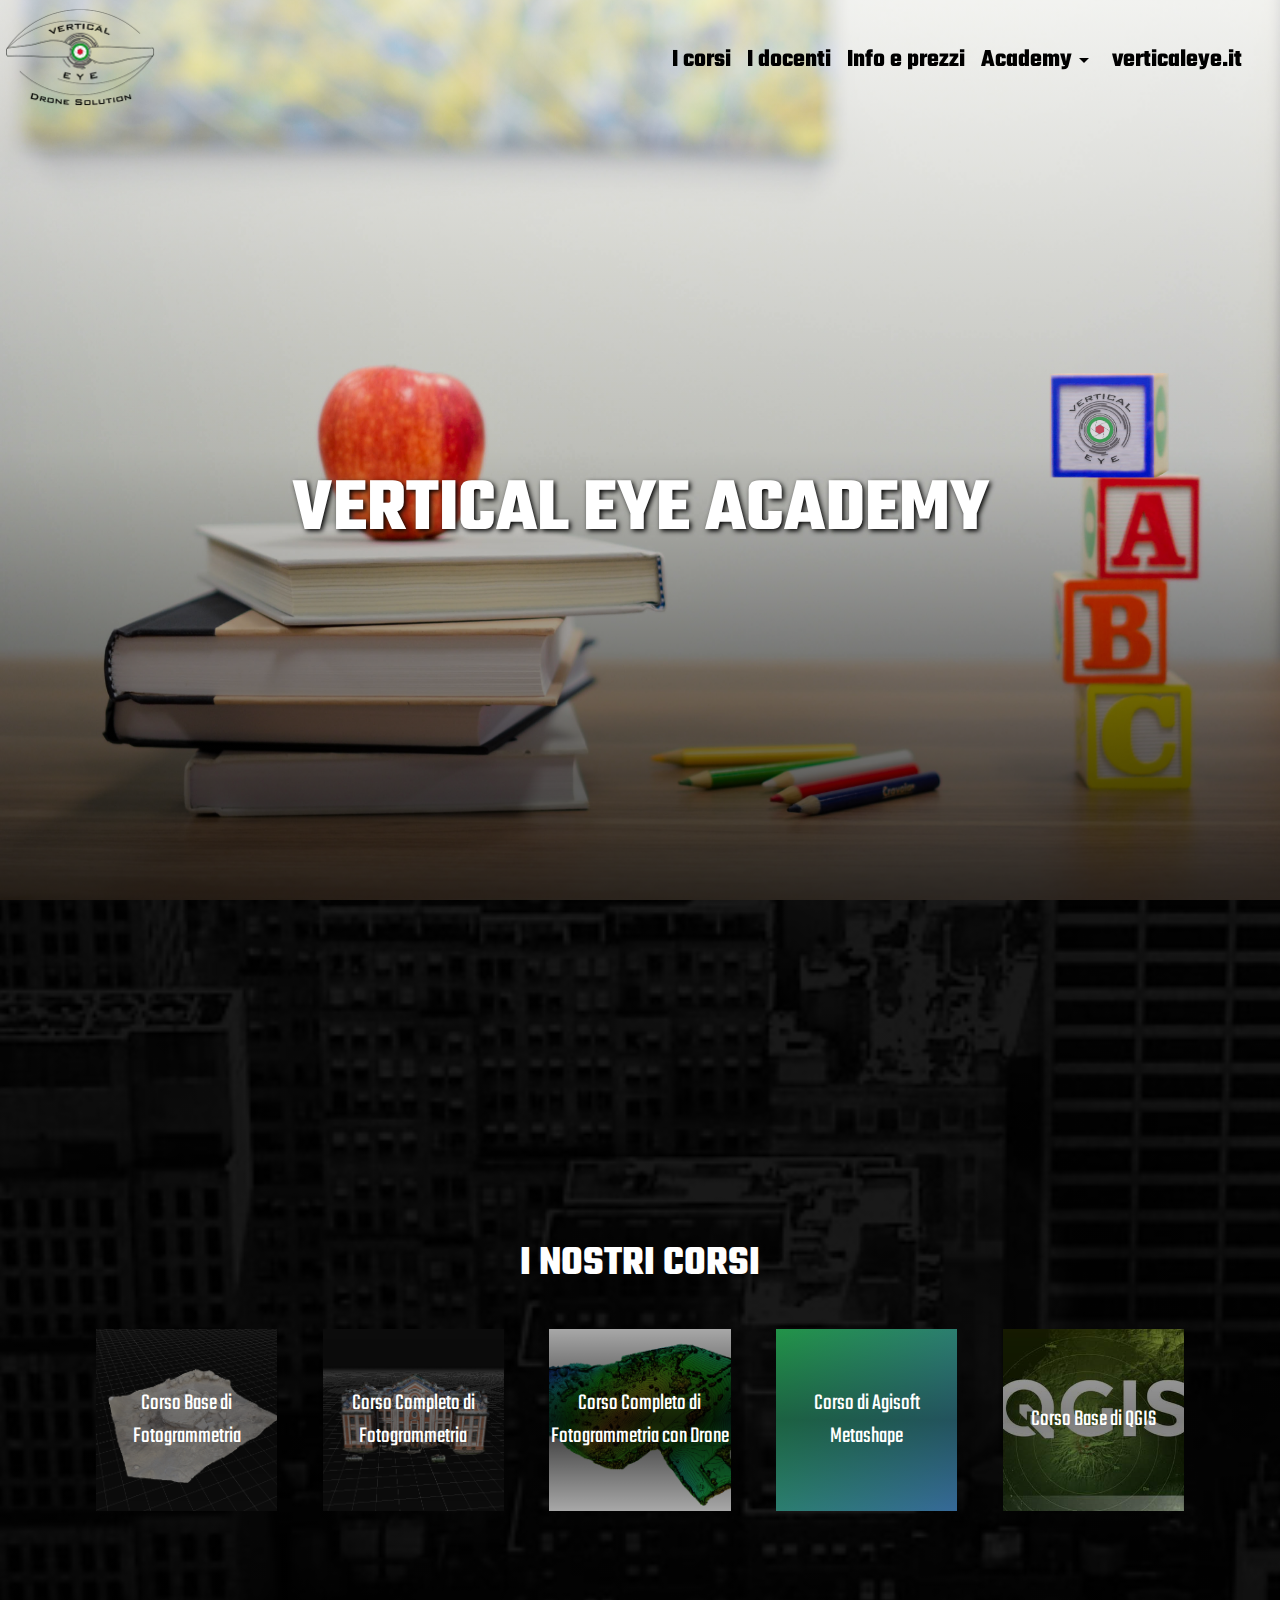
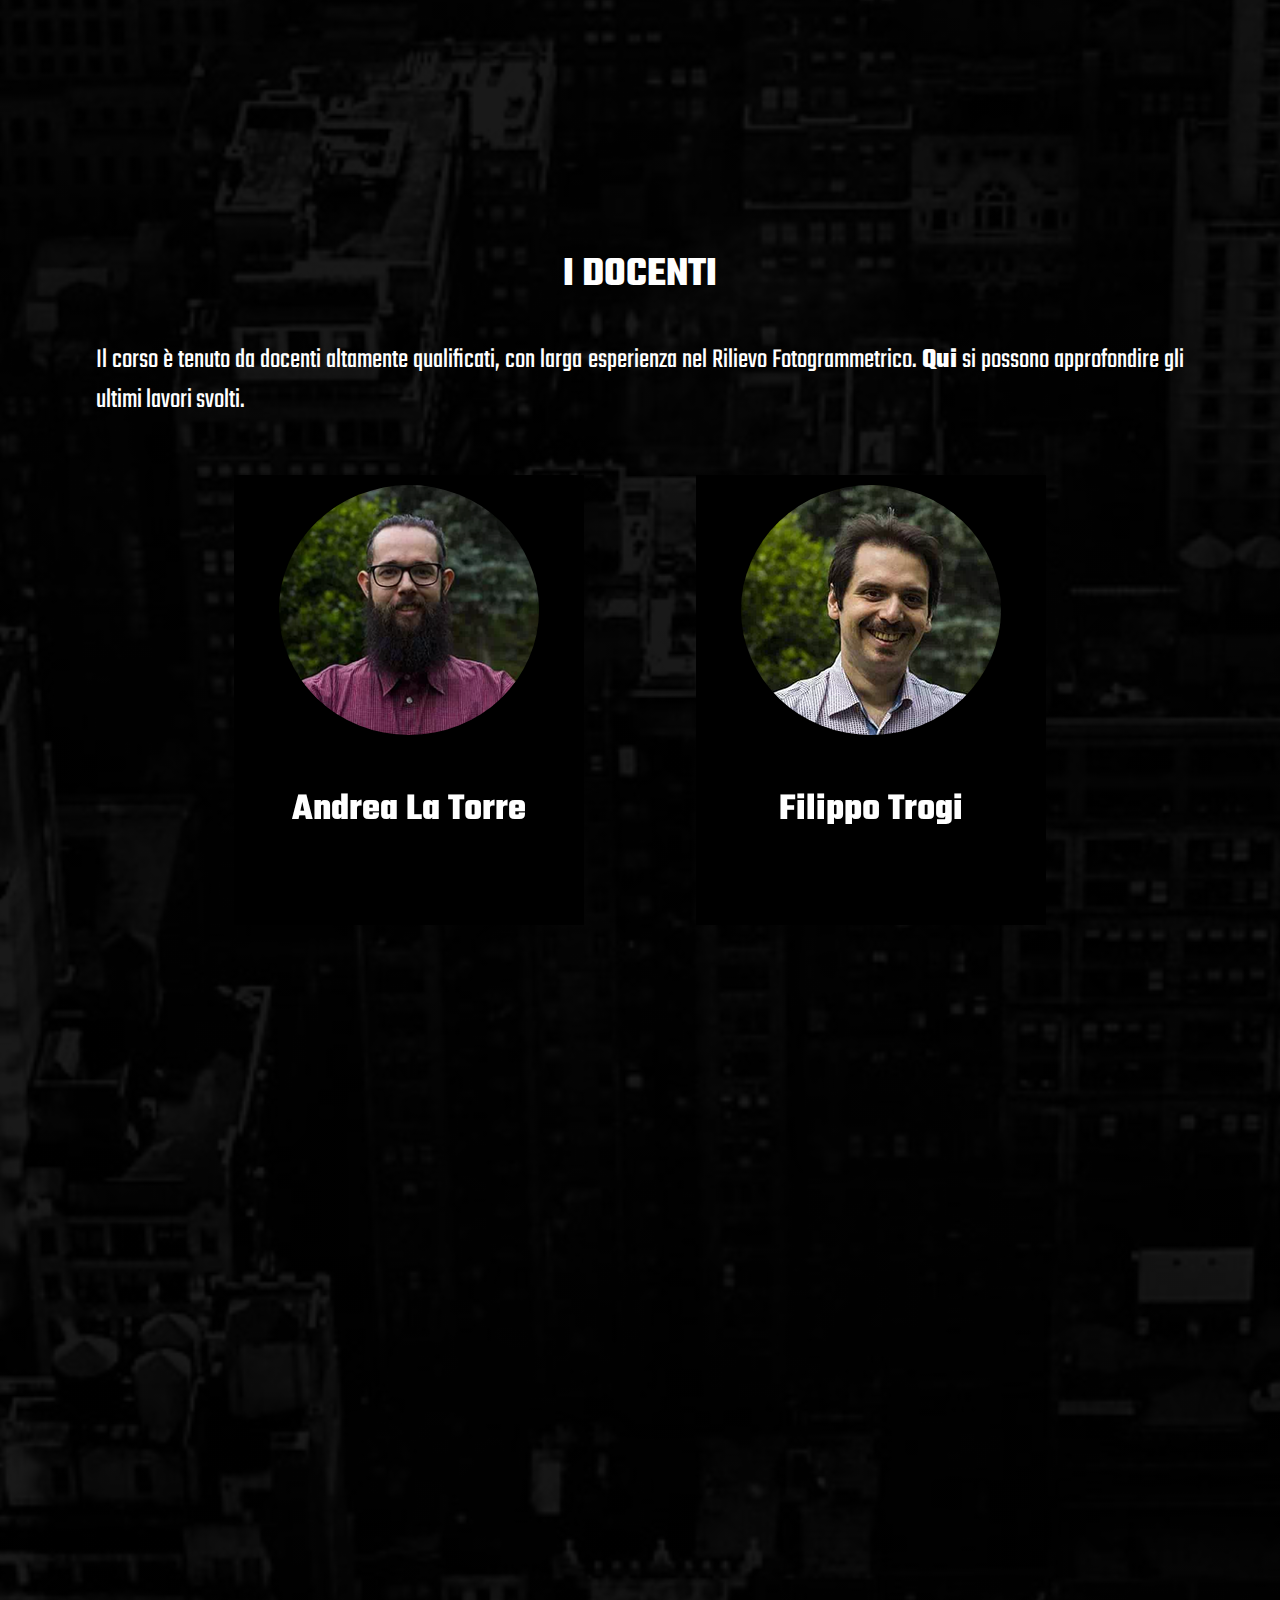
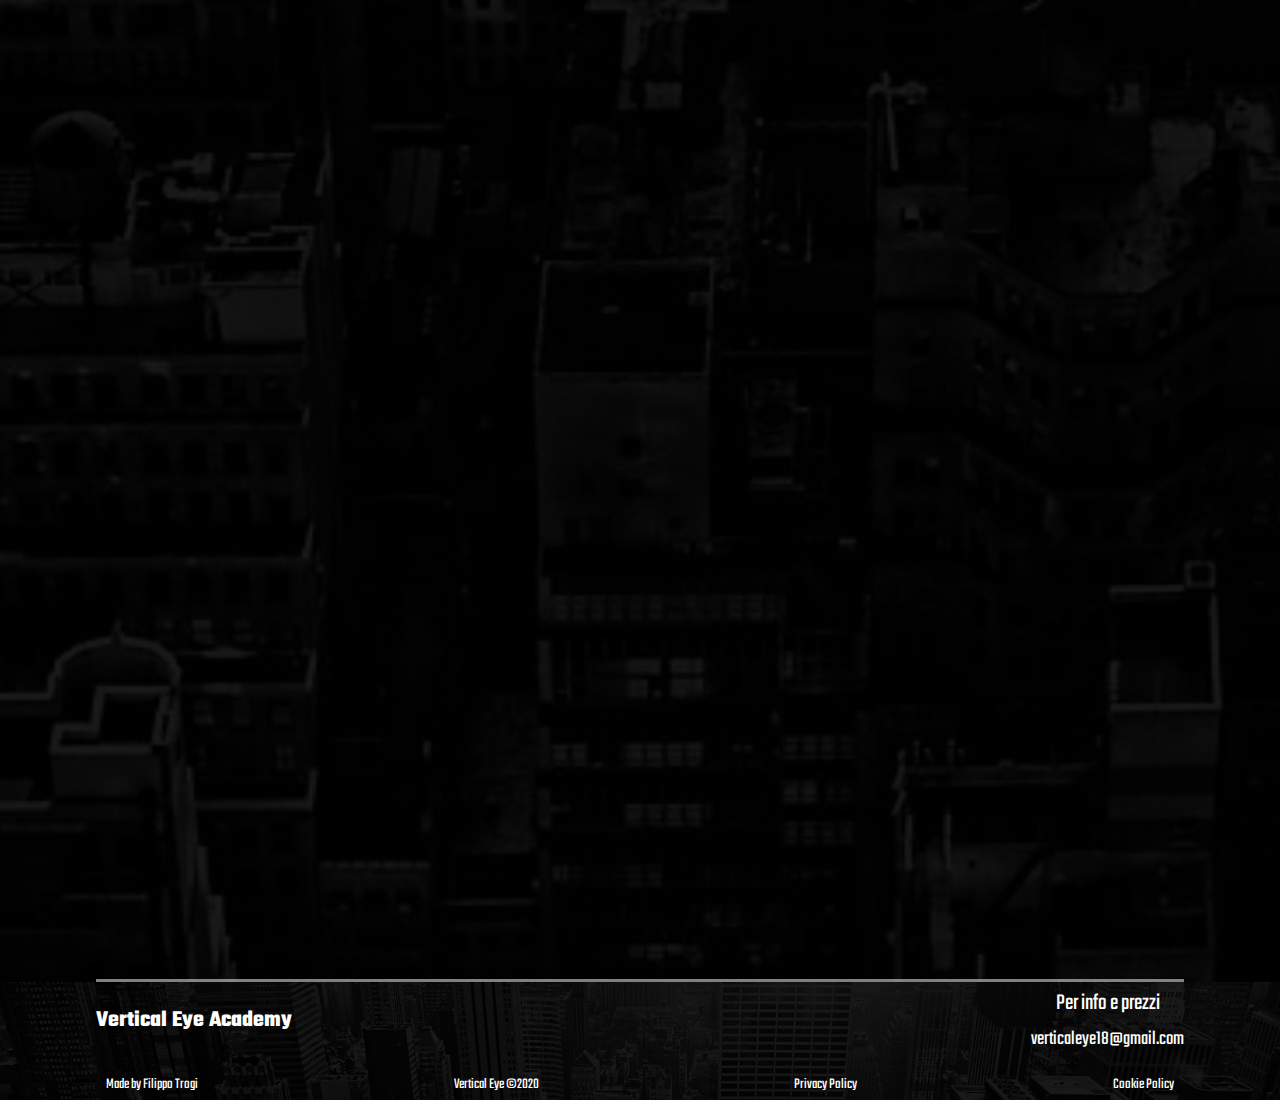
<file: index.html>
<!DOCTYPE html>
<html lang="it">
	<head>
		<title>Vertical Eye Academy | Corsi di formazione</title>
	  <meta name="description" content="Corsi di formazione per prvati e aziende. Impara tutto ciò che è necessario sapere riguardo la fotogrammetria, il rilievo e la gesstione dei dati tramite piattaforme GIS">
	  <!-- Google Tag Manager -->
		<script>(function(w,d,s,l,i){w[l]=w[l]||[];w[l].push({'gtm.start':
		new Date().getTime(),event:'gtm.js'});var f=d.getElementsByTagName(s)[0],
		j=d.createElement(s),dl=l!='dataLayer'?'&l='+l:'';j.async=true;j.src=
		'https://www.googletagmanager.com/gtm.js?id='+i+dl;f.parentNode.insertBefore(j,f);
		})(window,document,'script','dataLayer','GTM-NRDFZNS');</script>
		<!-- End Google Tag Manager -->
	  <meta property="og:title" content="Vertical Eye | Corsi di formazione" />
	  <meta property="og:type" content="website" />
	  <meta property="og:description" 
	    content="Corsi di formazione per privati e aziende. Impara tutto ciò che è necessario sapere riguardo la fotogrammetria, il rilievo e la gestione dei dati tramite piattaforme GIS" />
	  <meta property="og:url" content="https://academy.verticaleye.it/" />
	  <meta property="og:image" content="https://verticaleye.it/assets/images/logo-tricolore.jpg" />
	  <!--favicon START-->
	  <link rel="apple-touch-icon" sizes="180x180" href="assets/images/favicon/apple-touch-icon.png">
	  <link rel="icon" type="image/png" sizes="32x32" href="assets/images/favicon/favicon-32x32.png">
	  <link rel="icon" type="image/png" sizes="16x16" href="assets/images/favicon/favicon-16x16.png">
	  <link rel="manifest" href="assets/images/favicon/site.webmanifest">
	  <link rel="mask-icon" href="assets/images/favicon/safari-pinned-tab.svg" color="#5bbad5">
	  <link rel="shortcut icon" href="assets/images/favicon/favicon.ico">
	  <meta name="msapplication-TileColor" content="#da532c">
	  <meta name="msapplication-config" content="assets/favicon/browserconfig.xml">
	  <meta name="theme-color" content="#ffffff">
	  <!--favicon FINE-->
	  <meta charset="utf-8">
	  <link rel="stylesheet" type="text/css" href="assets/stylesheets/main.css">
	  <link rel="stylesheet" type="text/css" href="assets/stylesheets/grid-sistem.css">
	  <meta name="viewport" content="width=device-width, initial-scale=1.0"/>
	  <link href="https://fonts.googleapis.com/css2?family=Teko:wght@400;600&display=swap" rel="stylesheet">
		<link href="https://fonts.googleapis.com/icon?family=Material+Icons" rel="stylesheet">
	  <script type="text/javascript" src="assets/javascripts/jquery.js"></script>
		</head>
	<body>
		<!-- Google Tag Manager (noscript) -->
		<noscript><iframe src="https://www.googletagmanager.com/ns.html?id=GTM-NRDFZNS"
		height="0" width="0" style="display:none;visibility:hidden"></iframe></noscript>
		<!-- End Google Tag Manager (noscript) -->
		<header id="header">
	    <div class="row container-fluid">
	      <div class="logo-container row col" id="head-logo">
	        <a href="/">
	          <img src="assets/images/logo-tricolore.png" alt= "Verticaleye_logo"/>
	        </a>
	      </div>
	      <div class="col">
	        <nav id="pc-nav">
            <ul class="nav-list">
              <li><a href="#about" class="about-link">I corsi</a></li>
              <li><a href="#programma" class="prog-link invisible">Programma del corso</a></li>
              <li><a href="#docenti" class="docenti-link">I docenti</a></li>
              <li><a href="#contacts" class="cont-link">Info e prezzi</a></li>
              <li>
                <div class="dropbtn" id="drop">
	                <a  href="#!">Academy <span class="material-icons">arrow_drop_down</span></a>
	                <div class="dropdown-content" id="FAQ-dropdown">
	                  <a href="corso-base-fotogrammetria">Corso Base Fotogrammetria</a>
	                  <a href="corso-completo-fotogrammetria">Corso Completo Fotogrammetria</a>
	            			<a href="corso-completo-fotogrammetria-drone">Corso Completo di Fotogrammetria con drone</a>
	            			<a href="on-building">Corso di Agisoft Metashape</a>
	            			<a href="on-building">Corso Base di QGIS</a>
	                </div>                
	              </div>            
              </li>
              <li><a href="https://verticaleye.it" target="blank">verticaleye.it</a></li>
            </ul>
          </nav>

          <nav id="mobile-nav">
            <div id="mySidenav" class="sidenav">
              <a href="javascript:void(0)" class="closebtn" onclick="closeNav()">&times;</a>
              <a href="#about" class="about-link">I corsi</a>
              <a href="#programma" class="prog-link" invisible>Programma del corso</a></li>
              <a href="#docenti" class="docenti-link">I docenti</a>
              <a href="#contacts" class="cont-link">Info e prezzi</a>
	            <a href="/">Academy</a>
	            <a href="corso-base-fotogrammetria">Corso Base Fotogrammetria</a>
              <a href="corso-completo-fotogrammetria">Corso Completo Fotogrammetria</a>
        			<a href="corso-completo-fotogrammetria-drone">Corso Completo di Fotogrammetria con drone</a>
        			<a href="on-building">Corso di Agisoft Metashape</a>
        			<a href="on-building">Corso Base di QGIS</a>
        			<a href="https://verticaleye.it" target="blank">verticaleye.it</a>
            </div>

            <!-- Use any element to open the sidenav -->
            <a href="#!"><i onclick="openNav()"class="material-icons" id="menu">menu</i></a>  
          </nav>
	      </div>
	    </div>
	  </header>
	  <main>
	  	<section class="hero container-fluid col-flex s3 white-text" id="hero-home">
				<h1 class="up center-text">Vertical Eye Academy</h1>
			</section>
			<section class="container-fluid s2 widescreen col-flex corsi" id="about">
				<h2 class="white-text up center-text">I nostri corsi</h2>
				<div class="container-sm row">
					<div class="col-md-2">
						<a href="corso-base-fotogrammetria">
							<div class="corso s1" id="foto-base">
								<div class="container-fluid">
									<p>Corso Base di Fotogrammetria</p>
								</div>
							</div>
						</a>
					</div>
					<div class="col-md-2">
						<a href="corso-completo-fotogrammetria">
							<div class="corso s1" id="foto-base">
								<div class="container-fluid">
									<p>Corso Completo di Fotogrammetria</p>
								</div>
							</div>
						</a>
					</div>
					<div class="col-md-2">
						<a href="corso-completo-fotogrammetria-drone">
							<div class="corso s1" id="foto-base">
								<div class="container-fluid">
									<p>Corso Completo di Fotogrammetria con Drone</p>
								</div>
							</div>
						</a>
					</div>
					<div class="col-md-2">
						<a href="on-building">
							<div class="corso s1" id="foto-base">
								<div class="container-fluid">
									<p>Corso di Agisoft Metashape</p>
								</div>
							</div>
						</a>
					</div>
					<div class="col-md-2">
						<a href="on-building">
							<div class="corso s1" id="foto-base">
								<div class="container-fluid">
									<p>Corso Base di QGIS</p>
								</div>
							</div>
						</a>
					</div>
				</div>
			</section>
			<section class="invisible" id="programma" >
				
			</section>
			<section class="container-fluid widescreen" id="docenti">
				<div class="container s2">
          <h2 class="center-text white-text up">I Docenti</h2>
          <p class="justified white-text">Il corso è tenuto da docenti altamente qualificati, con larga esperienza nel Rilievo Fotogrammetrico. <a class="s2 white-text B" href="https://verticaleye.it/portfolio" target="blank">Qui</a> si possono approfondire gli ultimi lavori svolti.</p><br>
          <div class="container center-text">
            <div class="row">
              <div class="col-sm-6 flip-card">
                <div class="flip-card-inner">
                  <div class="flip-card-front">
                    <div class="col-flex"><img src="assets/images/Andre.png" alt= "Andrea La Torre"></div>
                    <h3 class="s3">Andrea La Torre</h3>
                  </div>
                  <div class="flip-card-back">
                    <h4 class="s2">Andrea La Torre</h4>
                    <ul class="s1 ul-lefted">
                      <li><p>Dottore in Archeologia e Culture del Mondo antico</p></li>
                      <li><p>Pilota di droni livello CRO</p></li>
                      <li><p>Specializzato in riprese fotografiche e video</p></li>
                      <li><p>Specializzato nell'uso di software di post-produzione foto/video e fotogrammetrici</p></li>
                      <li><p></p></li>
                    </ul>
                  </div>
                </div>
              </div>
              <br>
              <div class="col-sm-6 flip-card">
                <div class="flip-card-inner">
                  <div class="flip-card-front">
                    <div class="col-flex">
                      <img src="assets/images/Fillo.png" alt= "Filippo Trogi">
                    </div>
                    <h3 class="s3">Filippo Trogi</h3>
                  </div>
                  <div class="flip-card-back">
                    <h4 class="s2">Filippo Trogi</h4>
                    <ul class="s1 ul-lefted">
                      <li><p>Dottore in Archeologia e Culture del Mondo Antico</p></li>
                      <li><p>Pilota di droni livello CRO</p></li>
                      <li><p>Specializzato nel rilievo topografico</p></li>
                      <li><p>Specializzato nell'uso di software fotogrammetrici, CAD e GIS</p></li>
                      <li><p>Front-end web developer</p></li>
                    </ul>
                  </div>
                </div>
              </div>
            </div>
          </div>
        </div>
			</section>
			<section class="container-fluid" id="contacts">
				<div class="container-sm col-flex">
          <div class="card-border w-bg s2 center-text animation-element fade-in">
            <h2>Per info e prezzi</h2>
            <div class="typeform-widget animation-element fade-in" data-url="https://form.typeform.com/to/xooirtr8?typeform-medium=embed-snippet" style="width: 80%; height: 500px;"></div> <script> (function() { var qs,js,q,s,d=document, gi=d.getElementById, ce=d.createElement, gt=d.getElementsByTagName, id="typef_orm", b="https://embed.typeform.com/"; if(!gi.call(d,id)) { js=ce.call(d,"script"); js.id=id; js.src=b+"embed.js"; q=gt.call(d,"script")[0]; q.parentNode.insertBefore(js,q) } })() </script>
            <h2>Oppure contattare</h2>            
            <p class="caps">Vertical Eye| Drone Solutions</p>
            <br>
            <div class="phone">
              <h3 class="up">telefono</h3>
              <ul class="ul-lefted">
                <li><a href="tel:+39 3400549443" class="row"><i class="material-icons">smartphone</i>+39 3400549443 - Andrea</a></li>
                <br>
                <li><a href="tel:+39 3466388256" class="row"><i class="material-icons">smartphone</i>+39 3466388256 - Filippo</a></li>
              </ul>
            </div>
            <br>
            <div class="mail">
              <h3 class="up">mail</h3>
              <ul class="ul-lefted">
                <li><a href="mailto:verticaleye18@gmail.com" class="row"><i class="material-icons">mail</i>verticaleye18@gmail.com</a></li>
              </ul>
            </div>
            <br>
            <div>
              <h2 class="up"> seguici anche sui social</h2>
              <div class="row social" id="">
                <div class="col-4 center-text">
                </div>
                <div class="col-4 center-text row">
                  <div class="social-container facebook" id="">
                    <a href="https://www.facebook.com/verticaleye18/"><img src="assets/images/facebook.png" alt="facebook"></a>
                  </div>
                  <div class="social-container instagram" id="">
                    <a href="https://www.instagram.com/vertical_eye/?hl=it"><img src="assets/images/insta.png" alt="instagram"></a>
                  </div>
                </div>
                <div class="col-4 center-text">
                </div>
              </div>
            </div>
          </div>
        </div>
			</section>
	  </main>
	  <footer>
	  	<div class="container">
	      <div class="row s1 center-text">
	        <div class="col-md B">
	          <p>Vertical Eye Academy</p>
	        </div>         
	        <div class="col-md center-text">
	          <p>Per info e prezzi</p>
	          <p><a href="mailto:verticaleye18@gmail.com">verticaleye18@gmail.com</a></p> 
	        </div>
	      </div>
	      <div class="row center-text" id="lower">
	        <p>Made by Filippo Trogi</p>
	        <p>Vertical Eye ©2020</p>
	        <a href="https://www.iubenda.com/privacy-policy/47765479" class="iubenda-nostyle iubenda-embed" title="Privacy Policy ">Privacy Policy</a><script type="text/javascript">(function (w,d) {var loader = function () {var s = d.createElement("script"), tag = d.getElementsByTagName("script")[0]; s.src="https://cdn.iubenda.com/iubenda.js"; tag.parentNode.insertBefore(s,tag);}; if(w.addEventListener){w.addEventListener("load", loader, false);}else if(w.attachEvent){w.attachEvent("onload", loader);}else{w.onload = loader;}})(window, document);</script>
	        <a href="https://www.iubenda.com/privacy-policy/47765479/cookie-policy" class="iubenda-nostyle iubenda-embed" title="Cookie Policy ">Cookie Policy</a><script type="text/javascript">(function (w,d) {var loader = function () {var s = d.createElement("script"), tag = d.getElementsByTagName("script")[0]; s.src="https://cdn.iubenda.com/iubenda.js"; tag.parentNode.insertBefore(s,tag);}; if(w.addEventListener){w.addEventListener("load", loader, false);}else if(w.attachEvent){w.attachEvent("onload", loader);}else{w.onload = loader;}})(window, document);</script>
	      </div>
	    </div>
	  </footer>
		<script type="text/javascript" src="assets/javascripts/javascript.js"></script>
	</body>
</html>
</file>
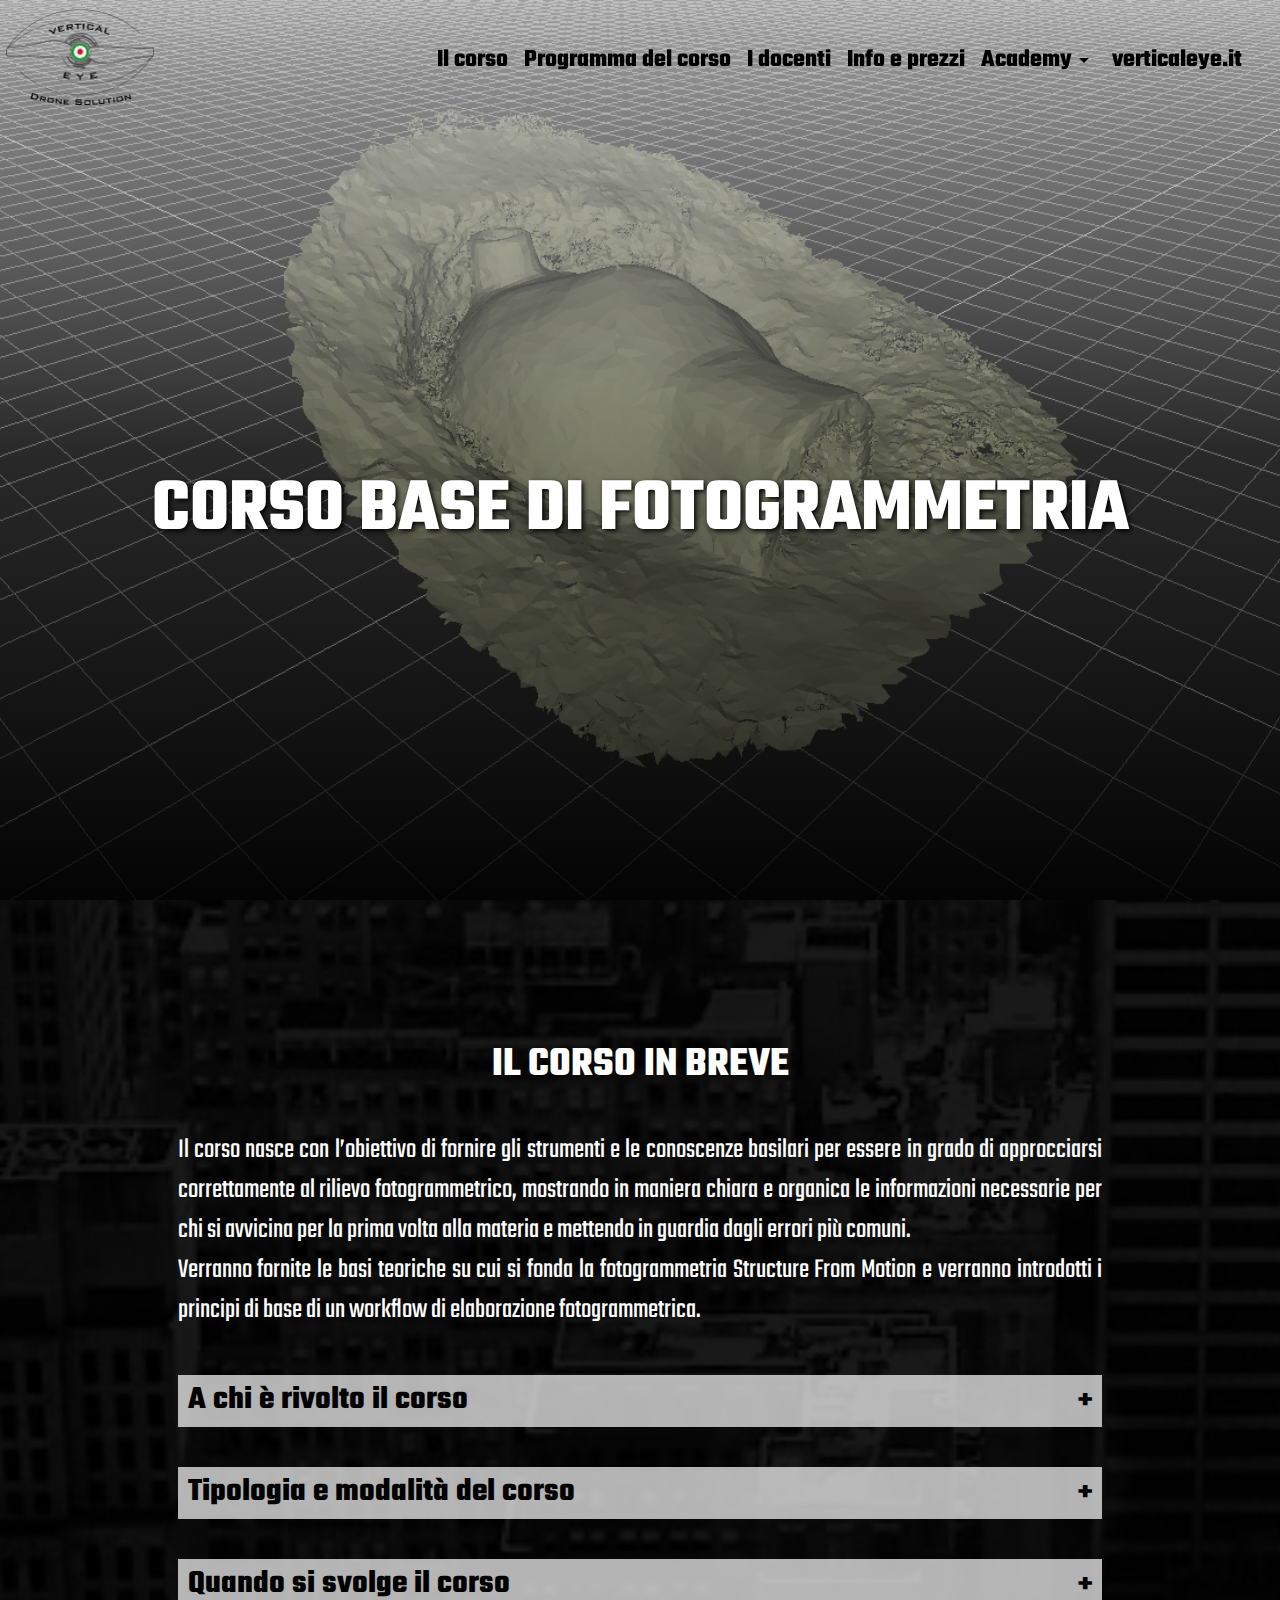
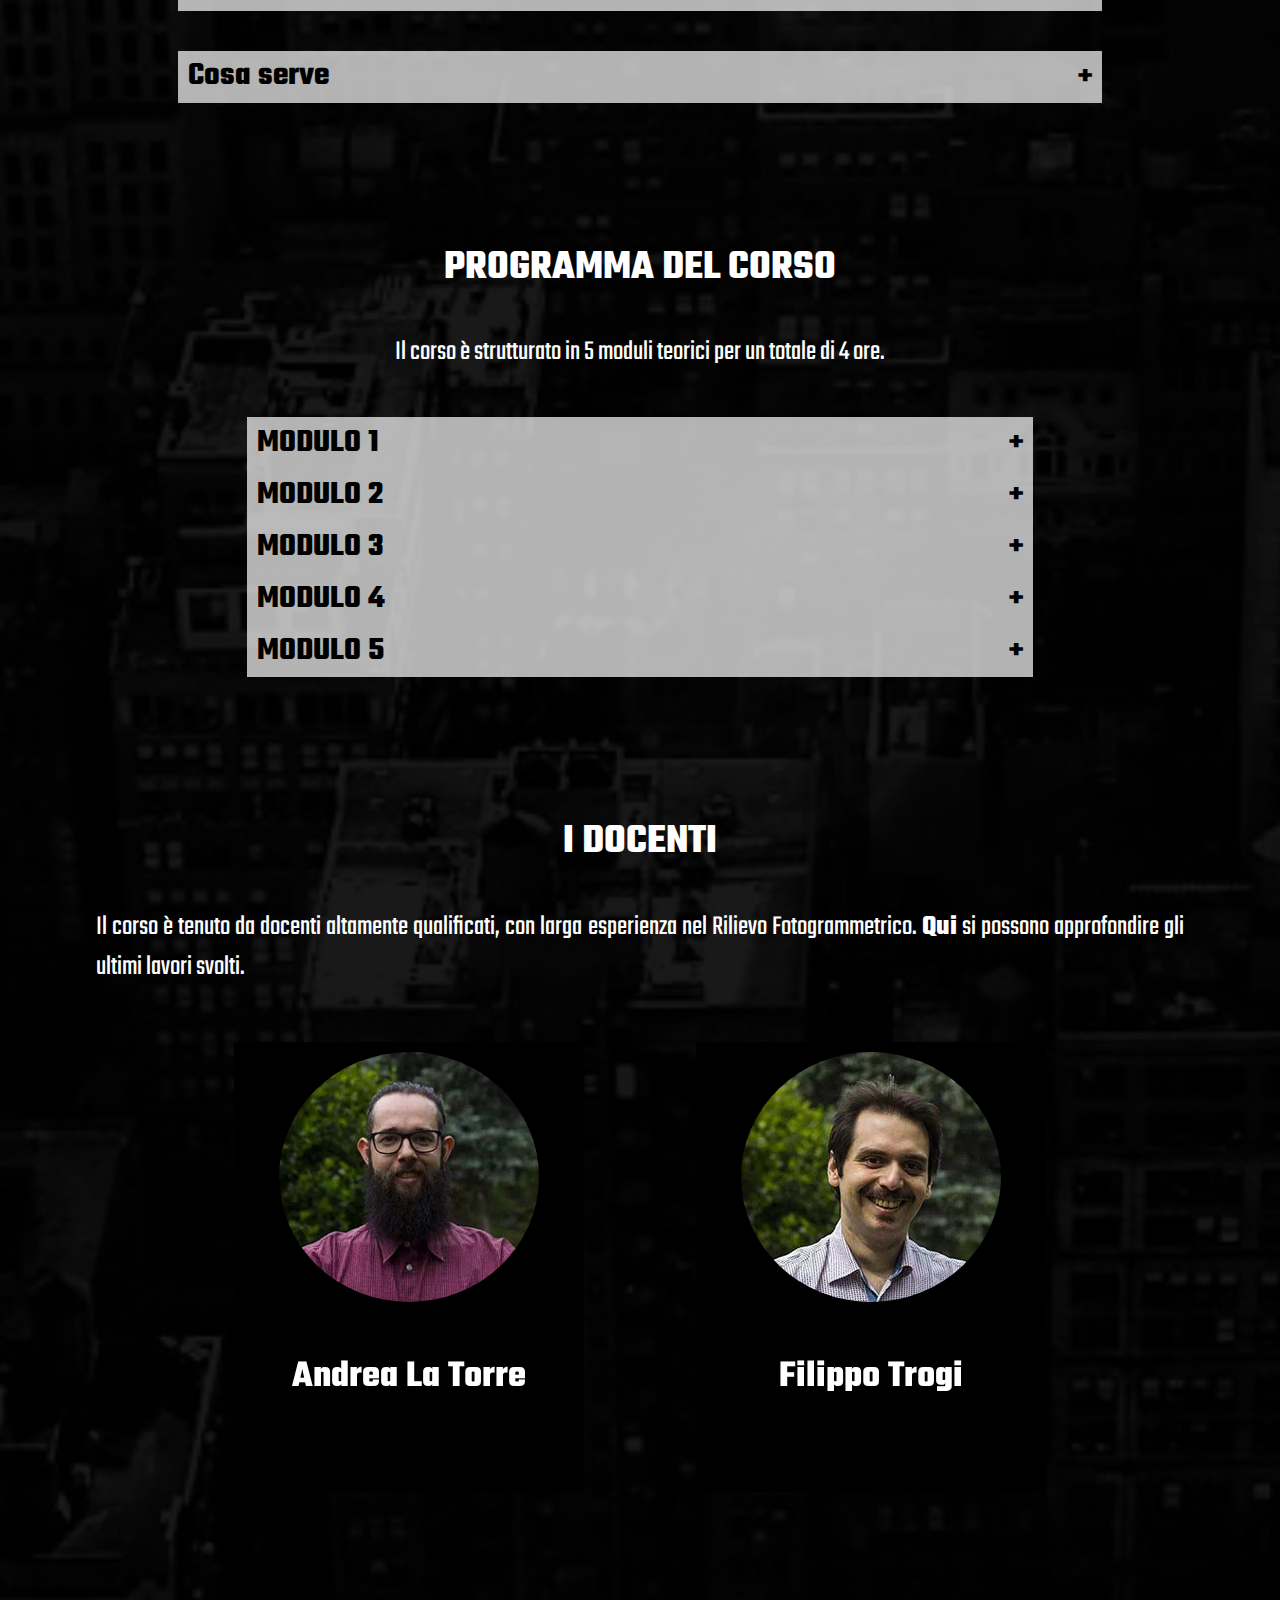
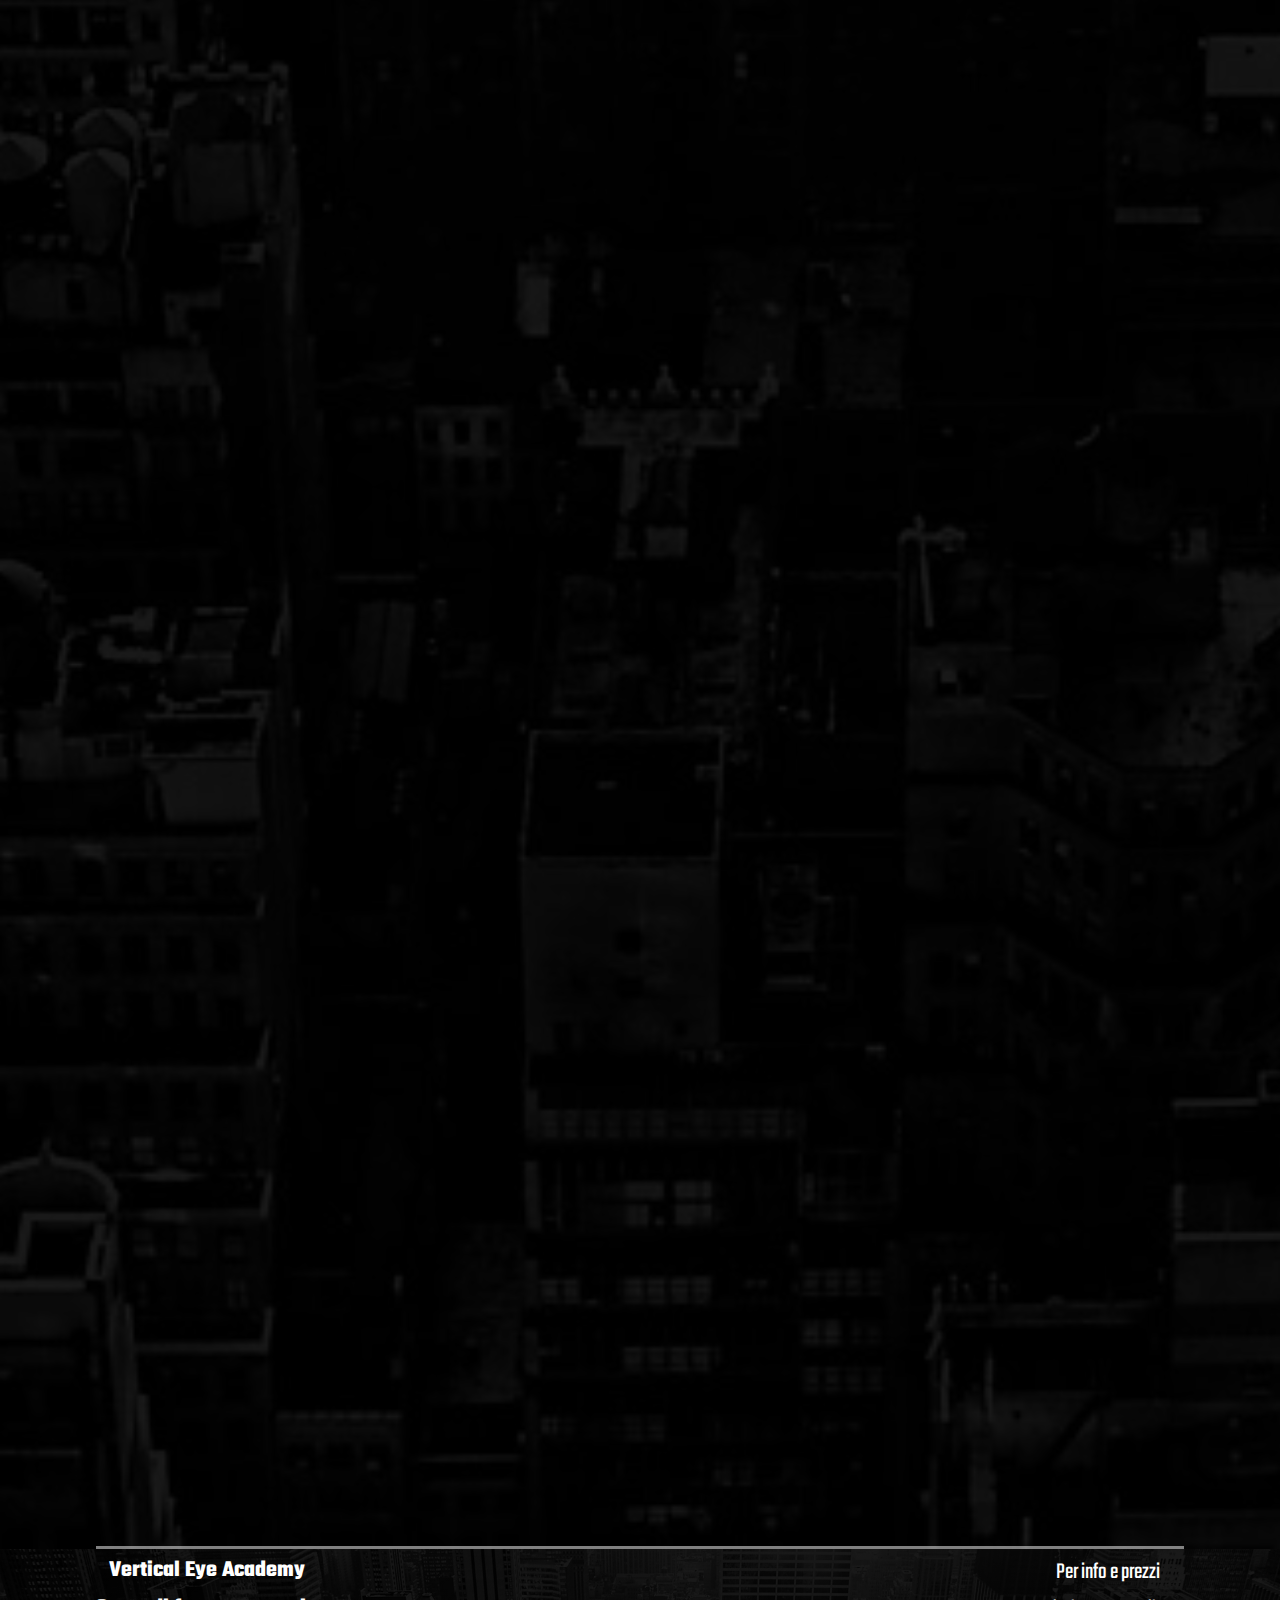
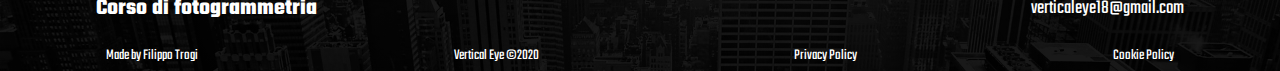
<file: corso-base-fotogrammetria.html>
<!DOCTYPE html>
<html lang="it">
<head>
	<title>Vertical Eye Academy | Corso base di fotogrammetria</title>
  <meta name="description" content="Corso base di fotogrammetria per prvati e aziende. Impara tutto ciò che è necessario sapere per avvicinarti al rilievo fotogrammetrico.">
  <!-- Google Tag Manager -->
	<script>(function(w,d,s,l,i){w[l]=w[l]||[];w[l].push({'gtm.start':
	new Date().getTime(),event:'gtm.js'});var f=d.getElementsByTagName(s)[0],
	j=d.createElement(s),dl=l!='dataLayer'?'&l='+l:'';j.async=true;j.src=
	'https://www.googletagmanager.com/gtm.js?id='+i+dl;f.parentNode.insertBefore(j,f);
	})(window,document,'script','dataLayer','GTM-NRDFZNS');</script>
	<!-- End Google Tag Manager -->
  <meta property="og:title" content="Vertical Eye | Corso base fotogrammetria" />
  <meta property="og:type" content="website" />
  <meta property="og:description" 
    content="Impara le basi per progettare ed eseguire un rilievo fotogrammetrico." />
  <meta property="og:url" content="https://academy.verticaleye.it/fotogrammetria" />
  <meta property="og:image" content="https://verticaleye.it/assets/images/logo-tricolore.jpg" />
  <!--favicon START-->
  <link rel="apple-touch-icon" sizes="180x180" href="assets/images/favicon/apple-touch-icon.png">
  <link rel="icon" type="image/png" sizes="32x32" href="assets/images/favicon/favicon-32x32.png">
  <link rel="icon" type="image/png" sizes="16x16" href="assets/images/favicon/favicon-16x16.png">
  <link rel="manifest" href="assets/images/favicon/site.webmanifest">
  <link rel="mask-icon" href="assets/images/favicon/safari-pinned-tab.svg" color="#5bbad5">
  <link rel="shortcut icon" href="assets/images/favicon/favicon.ico">
  <meta name="msapplication-TileColor" content="#da532c">
  <meta name="msapplication-config" content="assets/favicon/browserconfig.xml">
  <meta name="theme-color" content="#ffffff">
  <!--favicon FINE-->
  <meta charset="utf-8">
  <link rel="stylesheet" type="text/css" href="assets/stylesheets/main.css">
  <link rel="stylesheet" type="text/css" href="assets/stylesheets/grid-sistem.css">
  <meta name="viewport" content="width=device-width, initial-scale=1.0"/>
  <link href="https://fonts.googleapis.com/css2?family=Teko&display=swap" rel="stylesheet">
	<link href="https://fonts.googleapis.com/icon?family=Material+Icons" rel="stylesheet">
  <script type="text/javascript" src="assets/javascripts/jquery.js"></script>
	</head>
	<body>
		<!-- Google Tag Manager (noscript) -->
		<noscript><iframe src="https://www.googletagmanager.com/ns.html?id=GTM-NRDFZNS"
		height="0" width="0" style="display:none;visibility:hidden"></iframe></noscript>
		<!-- End Google Tag Manager (noscript) -->
		<header id="header">
      <div class="row container-fluid">
        <div class="logo-container row col" id="head-logo">
          <a href="/">
            <img src="assets/images/logo-tricolore.png" alt= "Verticaleye_logo"/>
          </a>
        </div>
        <div class="col">
          <nav id="pc-nav">
            <ul class="nav-list">
              <li><a href="#about" class="about-link">Il corso</a></li>
              <li><a href="#programma" class="prog-link">Programma del corso</a></li>
              <li><a href="#docenti" class="docenti-link">I docenti</a></li>
              <li><a href="#contacts" class="cont-link">Info e prezzi</a></li>
              <li>
                <div class="dropbtn" id="drop">
	                <a  href="#!">Academy <span class="material-icons">arrow_drop_down</span></a>
	                <div class="dropdown-content" id="FAQ-dropdown">
	                  <a href="corso-base-fotogrammetria" class="active">Corso Base Fotogrammetria</a>
	                  <a href="corso-completo-fotogrammetria">Corso Completo Fotogrammetria</a>
	            			<a href="corso-completo-fotogrammetria-drone">Corso Completo di Fotogrammetria con drone</a>
	            			<a href="on-building">Corso di Agisoft Metashape</a>
	            			<a href="on-building">Corso Base di QGIS</a>
	                </div>                
	              </div>            
              </li>
              <li><a href="https://verticaleye.it" target="blank">verticaleye.it</a></li>
            </ul>
          </nav>

          <nav id="mobile-nav">
            <div id="mySidenav" class="sidenav">
              <a href="javascript:void(0)" class="closebtn" onclick="closeNav()">&times;</a>
              <a href="#about" class="about-link">Il corso</a>
              <a href="#programma" class="prog-link">Programma del corso</a></li>
              <a href="#docenti" class="docenti-link">I docenti</a>
              <a href="#contacts" class="cont-link">Info e prezzi</a>
	            <a href="/">Academy</a>
	            <a href="corso-base-fotogrammetria" class="active">Corso Base Fotogrammetria</a>
              <a href="corso-completo-fotogrammetria">Corso Completo Fotogrammetria</a>
        			<a href="corso-completo-fotogrammetria-drone">Corso Completo di Fotogrammetria con drone</a>
        			<a href="on-building">Corso di Agisoft Metashape</a>
        			<a href="on-building">Corso Base di QGIS</a>
        			<a href="https://verticaleye.it" target="blank">verticaleye.it</a>
            </div>

            <!-- Use any element to open the sidenav -->
            <a href="#!"><i onclick="openNav()"class="material-icons" id="menu">menu</i></a>  
          </nav>
        </div>
        

      </div>
      
    </header>
		<main>
			<section class="hero container-fluid widescreen col-flex s3 white-text" id="hero-fotog">
				<h1 class="up center-text">Corso base di fotogrammetria</h1>
			</section>
			<section class="container-fluid" id="about">
				<div class="container s2">
					<h2 class="center-text up white-text">IL corso in breve</h2>
					<div class="container justified">
						<p class=" white-text">Il corso nasce con l’obiettivo di fornire gli strumenti e le conoscenze basilari per essere in grado di approcciarsi correttamente al rilievo fotogrammetrico, mostrando in maniera chiara e organica le informazioni necessarie per chi si avvicina per la prima volta alla materia e mettendo in guardia dagli errori più comuni.<br>
						Verranno fornite le basi teoriche su cui si fonda la fotogrammetria Structure From Motion e verranno introdotti i principi di base di un workflow di elaborazione fotogrammetrica.</p>
						<br>
						<div class="card-container">
			        <div class="item">
			          <div class="accordion">
			            <h3 class="center-text">A chi è rivolto il corso</h3>
			          </div>
			          <div class="panel justified">
			            <p>Il corso è rivolto principalmente a professionisti e studenti nel settore del rilievo e in generale a tutti coloro che hanno intenzione di ampliare le proprie conoscenze e di avvicinarsi al mondo della fotogrammetria.<br>Non solo: offriamo anche pacchetti per le aziende che decidono di incrementare le competenze tecniche del proprio personale.</p>
			          </div>
			        </div>
						</div><br>
		        <div class="item">
		          <div class="accordion">
		            <h3 class="center-text">Tipologia e modalità del corso</h3>
		          </div>
		          <div class="panel justified">
		            <p>Il corso si svolge in presenza (fisicamente o telematicamente) ed è interattivo con lezione frontale, laboratorio assistito, illustrazione di casi pratici ed esercitazioni.</p>
		          </div>
		        </div><br>
		        <div class="item">
		          <div class="accordion">
		            <h3 class="center-text">Quando si svolge il corso</h3>
		          </div>
		          <div class="panel justified">
		            <p>Vista la situazione di emergenza sanitaria in corso non ci sono al momento date prefissate per lo svolgimento del corso in presenza, ma abbiamo deciso di fissare ogni giornata di lezione concordandola direttamente con gli interessati, in modo da limitare il più possibile il rischio di contagi. Anche per quanto riguarda le lezioni per via telematica si fissano gli incontri secondo le disponibilità di docenti e studenti.</p>
		          </div>
		        </div><br>
		        <div class="item">
		          <div class="accordion">
		            <h3 class="center-text">Cosa serve</h3>
		          </div>
		          <div class="panel justified">
		            <p>Ciascuno studente dovrà essere dotato di un notebook personale.</p>
								<p>
									<strong>Requisiti consigliati:</strong><br>
									<ul>
										<li>Sistema Operativo: Windows 7 o successivi, Mac OS X mountain Lion o successivi, Debian/ Ubuntu con GLIBC 2.13+ (64Bit)/</li>
										<li>Processore Intel Core i5 o AMD Ryzen 5</li>
										<li>GPU (scheda grafica) NVIDIA GeForce GTX serie 400 o superiore o AMD Radeon HD serie 6000 o superiore</li>
										<li>8 GB di RAM</li>
										<li>Mouse con rotellina</li>
									</ul>
									<br>
									<strong>Requisiti consigliati:</strong><br>
									<ul>
										<li>Sistema Operativo: Windows XP o successivi, Mac OS X mountain Lion o successivi, Debian/ Ubuntu con GLIBC 2.13+ (64Bit)/</li>
										<li>Processore Intel Core Duo o equivalente</li>
										<li>4 GB di RAM</li>
										<li>Mouse con rotellina</li>
									</ul>
								</p>
		          </div>
		        </div>
					</div>
				</div>
			</section>
			<section class="container-fluid" id="programma">
				<div class="container s2">
					<h2 class="center-text up white-text">programma del corso</h2>
					<div class="container justified">
						<p class="white-text center-text">Il corso è strutturato in 5 moduli teorici per un totale di 4 ore.</p>
						<br>
						<div class="container card-container">
							<div class="item">
			          <div class="accordion">
			            <h3 class="B center-text up">Modulo 1</h3>
			          </div>
			          <div class="panel">
			            <h4 class="center-text">Basi teoriche</h4>
			            <ul class="justified">
			            	<li>Introduzione</li>
			            	<li>Le basi della stereoscopia</li>
			            	<li>Storia della fotogrammetria</li>
			            	<li>Principi di fotogrammetria e programmi Structure From Motion (SFM)</li>
			            </ul>
			          </div>
			        </div>
			        <div class="item">
			          <div class="accordion">
			            <h3 class="B center-text up">Modulo 2</h3>
			          </div>
			          <div class="panel">
			            <h4 class="center-text">Progettazione del rilievo</h4>
			            <ul class="justified">
			            	<li>Valutazione del soggetto da rilevare</li>
			            	<li>Le prese fotografiche: accorgimenti e metodi di acquisizione</li>
			            </ul>
			          </div>
			        </div>
			        <div class="item">
			          <div class="accordion">
			            <h3 class="B center-text up">Modulo 3</h3>
			          </div>
			          <div class="panel">
			            <h4 class="center-text">Operazioni sui fotogrammi</h4>
			            <ul class="justified">
			            	<li>Selezione delle foto da elaborare</li>
			            	<li>Importazione all'interno del programma SFM (3DF Zephyr Free)</li>

			            </ul>
			          </div>
			        </div>
			        <div class="item">
			          <div class="accordion">
			            <h3 class="B center-text up">Modulo 4</h3>
			          </div>
			          <div class="panel">
			            <h4 class="center-text">Nuvole di punti</h4>
			            <ul class="justified">
			            	<li>Cereazione e gestione dei gruppi di lavoro</li>
			            	<li>Allineamento e generazione della nuvola di punti sparsa</li>
			            	<li>Generazione della nuvola densa</li>
			            </ul>
			          </div>
			        </div>
			        <div class="item">
			          <div class="accordion">
			            <h3 class="B center-text up">Modulo 5</h3>
			          </div>
			          <div class="panel">
			            <h4 class="center-text">Mesh e Texture</h4>
			            <ul class="justified">
			            	<li>Generazione della Mesh</li>
			            	<li>Generazione della Texture</li>
			            </ul>
			          </div>
			        </div>
						</div>
					</div>
				</div>
			</section>
			<section class="container-fluid" id="docenti">
				<div class="container s2">
          <h2 class="center-text white-text up">I Docenti</h2>
          <p class="justified white-text">Il corso è tenuto da docenti altamente qualificati, con larga esperienza nel Rilievo Fotogrammetrico. <a class="s2 white-text B" href="https://verticaleye.it/portfolio" target="blank">Qui</a> si possono approfondire gli ultimi lavori svolti.</p><br>
          <div class="container center-text">
            <div class="row">
              <div class="col-sm-6 flip-card">
                <div class="flip-card-inner">
                  <div class="flip-card-front">
                    <div class="col-flex"><img src="assets/images/Andre.png" alt= "Andrea La Torre"></div>
                    <h3 class="s3">Andrea La Torre</h3>
                  </div>
                  <div class="flip-card-back">
                    <h4 class="s2">Andrea La Torre</h4>
                    <ul class="s1 ul-lefted">
                      <li><p>Dottore in Archeologia e Culture del Mondo antico</p></li>
                      <li><p>Pilota di droni livello CRO</p></li>
                      <li><p>Specializzato in riprese fotografiche e video</p></li>
                      <li><p>Specializzato nell'uso di software di post-produzione foto/video e fotogrammetrici</p></li>
                      <li><p></p></li>
                    </ul>
                  </div>
                </div>
              </div>
              <div class="col-sm-6 flip-card">
                <div class="flip-card-inner">
                  <div class="flip-card-front">
                    <div class="col-flex">
                      <img src="assets/images/Fillo.png" alt= "Filippo Trogi">
                    </div>
                    <h3 class="s3">Filippo Trogi</h3>
                  </div>
                  <div class="flip-card-back">
                    <h4 class="s2">Filippo Trogi</h4>
                    <ul class="s1 ul-lefted">
                      <li><p>Dottore in Archeologia e Culture del Mondo Antico</p></li>
                      <li><p>Pilota di droni livello CRO</p></li>
                      <li><p>Specializzato nel rilievo topografico</p></li>
                      <li><p>Specializzato nell'uso di software fotogrammetrici, CAD e GIS</p></li>
                      <li><p>Front-end web developer</p></li>
                    </ul>
                  </div>
                </div>
              </div>
            </div>
          </div>
        </div>
			</section>
			<section class="container-fluid" id="contacts">
				<div class="container-sm col-flex">
          <div class="card-border w-bg s2 center-text animation-element fade-in">
            <h2>Per info e prezzi</h2>
            <div class="typeform-widget animation-element fade-in" data-url="https://form.typeform.com/to/xooirtr8?typeform-medium=embed-snippet" style="width: 80%; height: 500px;"></div> <script> (function() { var qs,js,q,s,d=document, gi=d.getElementById, ce=d.createElement, gt=d.getElementsByTagName, id="typef_orm", b="https://embed.typeform.com/"; if(!gi.call(d,id)) { js=ce.call(d,"script"); js.id=id; js.src=b+"embed.js"; q=gt.call(d,"script")[0]; q.parentNode.insertBefore(js,q) } })() </script>
            <iframe title="modulo richiesta costo" src="https://docs.google.com/forms/d/e/1FAIpQLSfNeU8t6ZqqpONgLcrWplQ4hUAOdZvuiahTv5RUzCjMaHBNMg/viewform?embedded=true"  frameborder="0" marginheight="0" marginwidth="0" width="100%" height="1563" class="invisible">Caricamento…</iframe>
            <h2>Oppure contattare</h2>            
            <p class="caps">Vertical Eye| Drone Solutions</p>
            <br>
            <div class="phone">
              <h3 class="up">telefono</h3>
              <ul class="ul-lefted">
                <li><a href="tel:+39 3400549443" class="row"><i class="material-icons">smartphone</i>+39 3400549443 - Andrea</a></li>
                <br>
                <li><a href="tel:+39 3466388256" class="row"><i class="material-icons">smartphone</i>+39 3466388256 - Filippo</a></li>
              </ul>
            </div>
            <br>
            <div class="mail">
              <h3 class="up">mail</h3>
              <ul class="ul-lefted">
                <li><a href="mailto:verticaleye18@gmail.com" class="row"><i class="material-icons">mail</i>verticaleye18@gmail.com</a></li>
              </ul>
            </div>

		          
            <br>
            <div>
              <h2 class="up"> seguici anche sui social</h2>
              <div class="row social" id="">
                <div class="col-4 center-text">
                </div>
                <div class="col-4 center-text row">
                  <div class="social-container facebook" id="">
                    <a href="https://www.facebook.com/verticaleye18/"><img src="assets/images/facebook.png" alt="facebook"></a>
                  </div>
                  <div class="social-container instagram" id="">
                    <a href="https://www.instagram.com/vertical_eye/?hl=it"><img src="assets/images/insta.png" alt="instagram"></a>
                  </div>
                </div>
                <div class="col-4 center-text">
                </div>
              </div>
            </div>
          </div>
        </div>
			</section>
		</main>
    <footer>
    	<div class="container">
        <div class="row s1 center-text">
          <div class="col-md B">
            <p>Vertical Eye Academy</p>
            <p>Corso di fotogrammetria</p>
          </div>         
          <div class="col-md center-text">
            <p>Per info e prezzi</p>
            <p><a href="mailto:verticaleye18@gmail.com">verticaleye18@gmail.com</a></p> 
          </div>
        </div>
        <div class="row center-text" id="lower">
          <p>Made by Filippo Trogi</p>
          <p>Vertical Eye ©2020</p>
          <a href="https://www.iubenda.com/privacy-policy/47765479" class="iubenda-nostyle iubenda-embed" title="Privacy Policy ">Privacy Policy</a><script type="text/javascript">(function (w,d) {var loader = function () {var s = d.createElement("script"), tag = d.getElementsByTagName("script")[0]; s.src="https://cdn.iubenda.com/iubenda.js"; tag.parentNode.insertBefore(s,tag);}; if(w.addEventListener){w.addEventListener("load", loader, false);}else if(w.attachEvent){w.attachEvent("onload", loader);}else{w.onload = loader;}})(window, document);</script>
          <a href="https://www.iubenda.com/privacy-policy/47765479/cookie-policy" class="iubenda-nostyle iubenda-embed" title="Cookie Policy ">Cookie Policy</a><script type="text/javascript">(function (w,d) {var loader = function () {var s = d.createElement("script"), tag = d.getElementsByTagName("script")[0]; s.src="https://cdn.iubenda.com/iubenda.js"; tag.parentNode.insertBefore(s,tag);}; if(w.addEventListener){w.addEventListener("load", loader, false);}else if(w.attachEvent){w.attachEvent("onload", loader);}else{w.onload = loader;}})(window, document);</script>
        </div>
      </div>
    </footer>
		<script type="text/javascript" src="assets/javascripts/javascript.js"></script>
	</body>
</html>
</file>
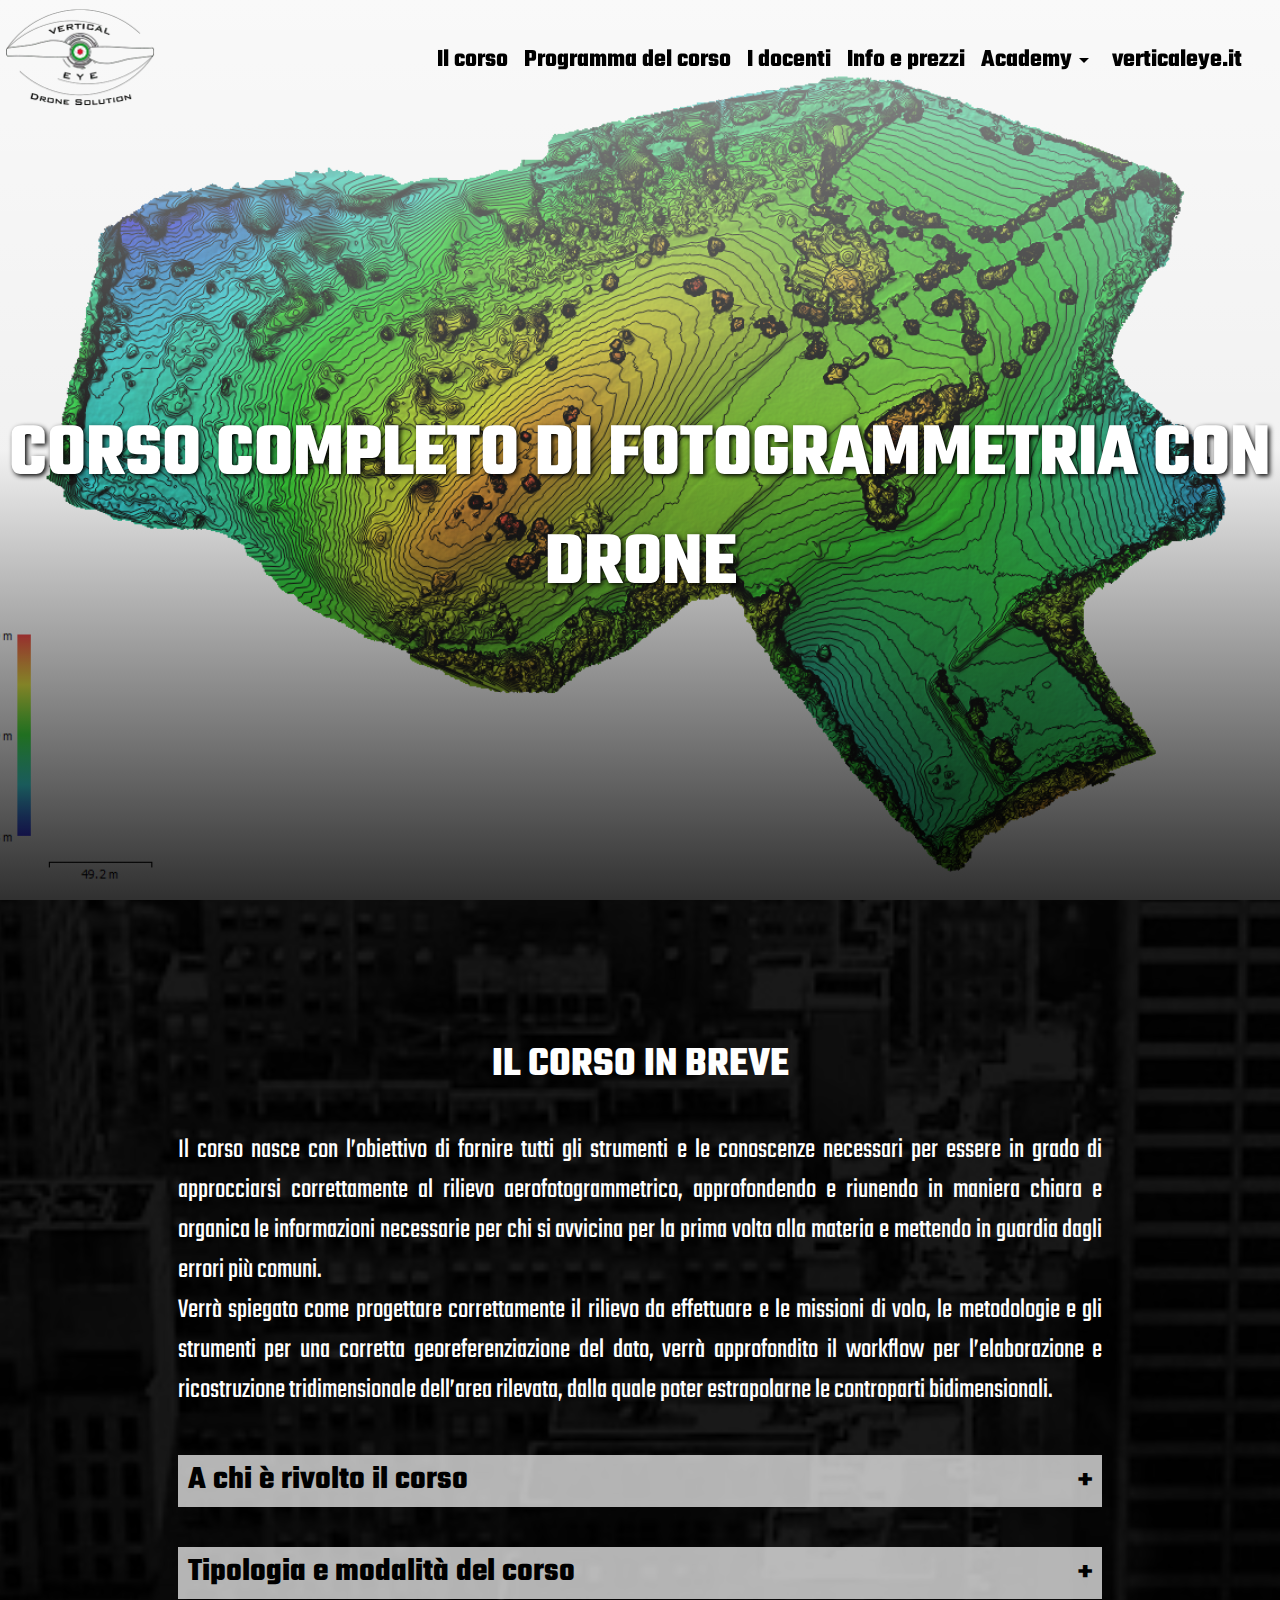
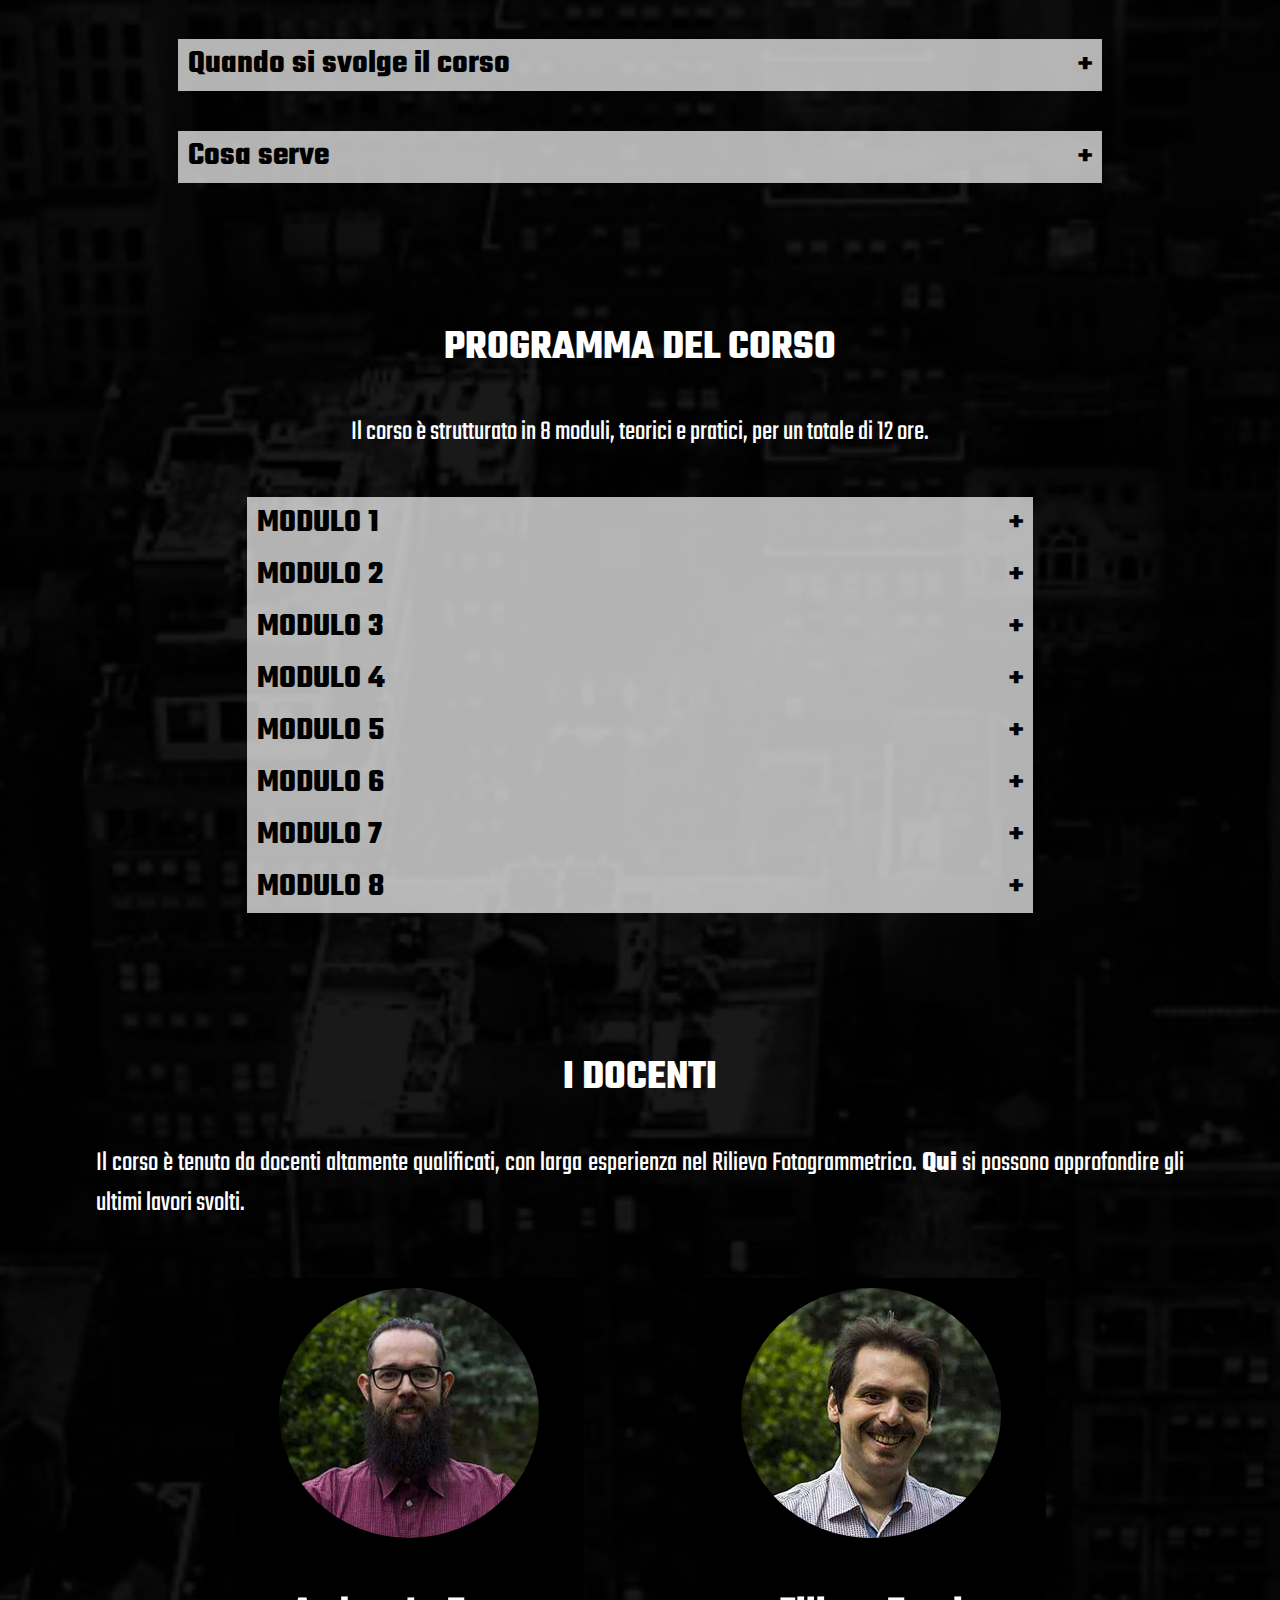
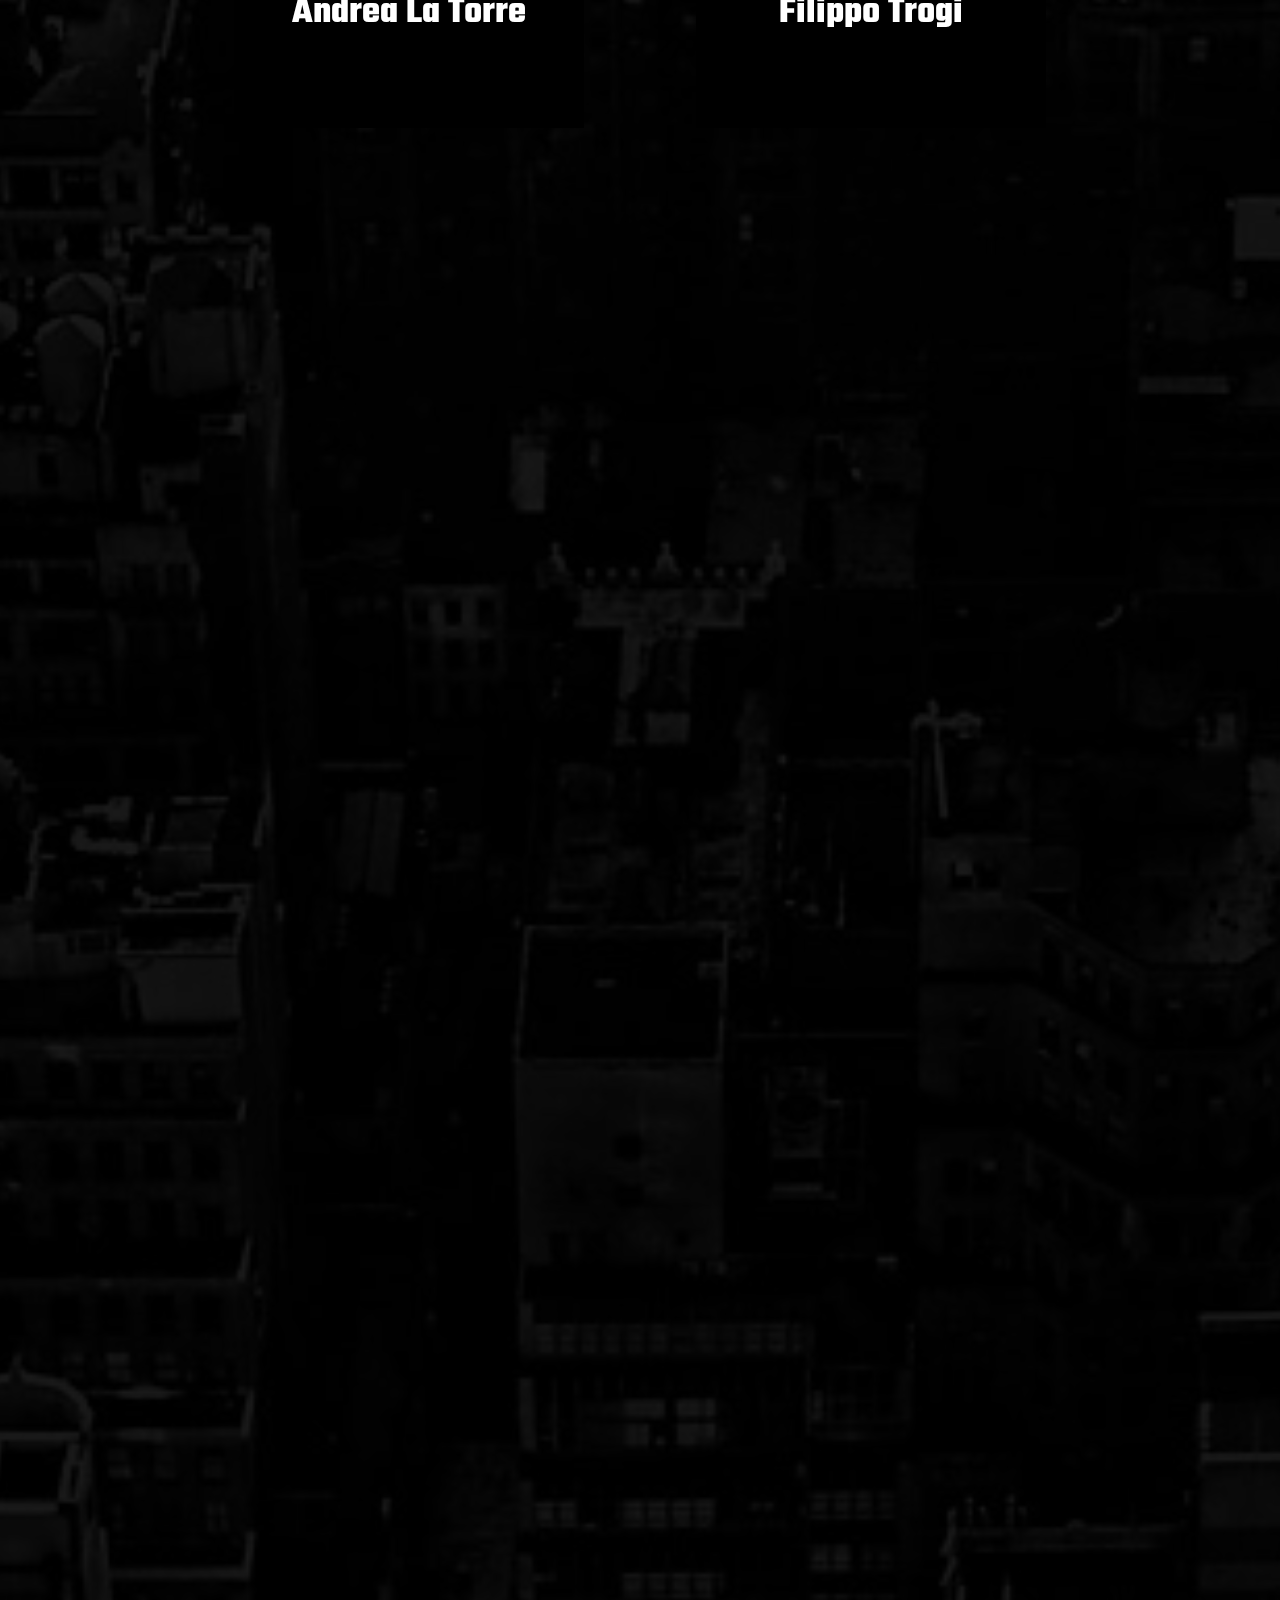
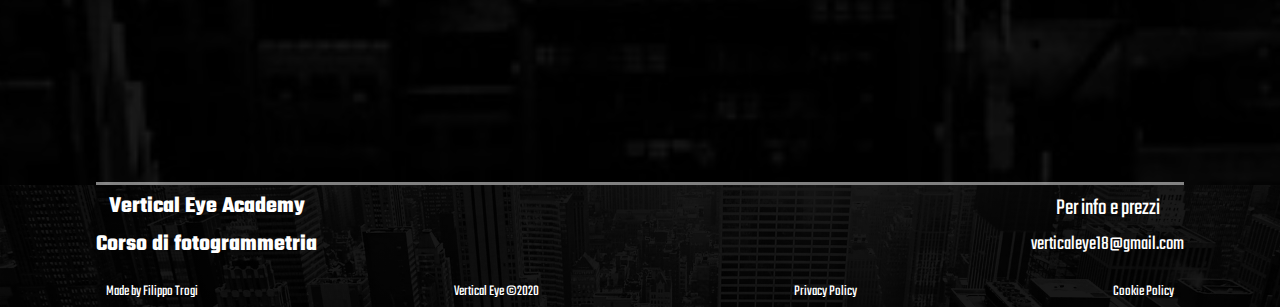
<file: corso-completo-fotogrammetria-drone.html>
<!DOCTYPE html>
<html lang="it">
<head>
	<title>Vertical Eye Academy | Corso completo di fotogrammetria con drone</title>
  <meta name="description" content="Corso di completo di fotogrammetria con drone per prvati e aziende. Impara tutto ciò che è necessario sapere per progettare ed eseguire un rilievo aerofotogrammetrico.">
  <!-- Google Tag Manager -->
	<script>(function(w,d,s,l,i){w[l]=w[l]||[];w[l].push({'gtm.start':
	new Date().getTime(),event:'gtm.js'});var f=d.getElementsByTagName(s)[0],
	j=d.createElement(s),dl=l!='dataLayer'?'&l='+l:'';j.async=true;j.src=
	'https://www.googletagmanager.com/gtm.js?id='+i+dl;f.parentNode.insertBefore(j,f);
	})(window,document,'script','dataLayer','GTM-NRDFZNS');</script>
	<!-- End Google Tag Manager -->
  <meta property="og:title" content="Vertical Eye | Corso completo fotogrammetria con drone" />
  <meta property="og:type" content="website" />
  <meta property="og:description" 
    content="Impara tutto ciò che è necessario sapere per progettare ed eseguire un rilievo aerofotogrammetrico." />
  <meta property="og:url" content="https://academy.verticaleye.it/corso-fotogrammetria-drone" />
  <meta property="og:image" content="https://verticaleye.it/assets/images/logo-tricolore.jpg" />
  <!--favicon START-->
  <link rel="apple-touch-icon" sizes="180x180" href="assets/images/favicon/apple-touch-icon.png">
  <link rel="icon" type="image/png" sizes="32x32" href="assets/images/favicon/favicon-32x32.png">
  <link rel="icon" type="image/png" sizes="16x16" href="assets/images/favicon/favicon-16x16.png">
  <link rel="manifest" href="assets/images/favicon/site.webmanifest">
  <link rel="mask-icon" href="assets/images/favicon/safari-pinned-tab.svg" color="#5bbad5">
  <link rel="shortcut icon" href="assets/images/favicon/favicon.ico">
  <meta name="msapplication-TileColor" content="#da532c">
  <meta name="msapplication-config" content="assets/favicon/browserconfig.xml">
  <meta name="theme-color" content="#ffffff">
  <!--favicon FINE-->
  <meta charset="utf-8">
  <link rel="stylesheet" type="text/css" href="assets/stylesheets/main.css">
  <link rel="stylesheet" type="text/css" href="assets/stylesheets/grid-sistem.css">
  <meta name="viewport" content="width=device-width, initial-scale=1.0"/>
  <link href="https://fonts.googleapis.com/css2?family=Teko:wght@400;600&display=swap" rel="stylesheet">
	<link href="https://fonts.googleapis.com/icon?family=Material+Icons" rel="stylesheet">
  <script type="text/javascript" src="assets/javascripts/jquery.js"></script>
	</head>
	<body>
		<!-- Google Tag Manager (noscript) -->
		<noscript><iframe src="https://www.googletagmanager.com/ns.html?id=GTM-NRDFZNS"
		height="0" width="0" style="display:none;visibility:hidden"></iframe></noscript>
		<!-- End Google Tag Manager (noscript) -->
		<header id="header">
      <div class="row container-fluid">
        <div class="logo-container row col" id="head-logo">
          <a href="/">
            <img src="assets/images/logo-tricolore.png" alt= "Verticaleye_logo"/>
          </a>
        </div>
        <div class="col">
          <nav id="pc-nav">
            <ul class="nav-list">
              <li><a href="#about" class="about-link">Il corso</a></li>
              <li><a href="#programma" class="prog-link">Programma del corso</a></li>
              <li><a href="#docenti" class="docenti-link">I docenti</a></li>
              <li><a href="#contacts" class="cont-link">Info e prezzi</a></li>
              <li>
                <div class="dropbtn" id="drop">
	                <a  href="#!">Academy <span class="material-icons">arrow_drop_down</span></a>
	                <div class="dropdown-content" id="FAQ-dropdown">
	                  <a href="corso-base-fotogrammetria">Corso Base Fotogrammetria</a>
	                  <a href="corso-completo-fotogrammetria">Corso Completo Fotogrammetria</a>
	            			<a href="corso-completo-fotogrammetria-drone" class="active">Corso Completo di Fotogrammetria con drone</a>
	            			<a href="on-building">Corso di Agisoft Metashape</a>
	            			<a href="on-building">Corso Base di QGIS</a>
	                </div>                
	              </div>            
              </li>
              <li><a href="https://verticaleye.it" target="blank">verticaleye.it</a></li>
            </ul>
          </nav>

          <nav id="mobile-nav">
            <div id="mySidenav" class="sidenav">
              <a href="javascript:void(0)" class="closebtn" onclick="closeNav()">&times;</a>
              <a href="#about" class="about-link">Il corso</a>
              <a href="#programma" class="prog-link">Programma del corso</a></li>
              <a href="#docenti" class="docenti-link">I docenti</a>
              <a href="#contacts" class="cont-link">Info e prezzi</a>
	            <a href="/">Academy</a>
	            <a href="corso-base-fotogrammetria">Corso Base Fotogrammetria</a>
              <a href="corso-completo-fotogrammetria">Corso Completo Fotogrammetria</a>
        			<a href="corso-completo-fotogrammetria-drone" class="active">Corso Completo di Fotogrammetria con drone</a>
        			<a href="on-building">Corso di Agisoft Metashape</a>
        			<a href="on-building">Corso Base di QGIS</a>
        			<a href="https://verticaleye.it" target="blank">verticaleye.it</a>
            </div>

            <!-- Use any element to open the sidenav -->
            <a href="#!"><i onclick="openNav()"class="material-icons" id="menu">menu</i></a>  
          </nav>
        </div>
      </div>
    </header>
		<main>
			<section class="hero container-fluid widescreen col-flex s3 white-text" id="hero-fotog3">
				<h1 class="up center-text">Corso completo di fotogrammetria con drone</h1>
			</section>
			<section class="container-fluid" id="about">
				<div class="container s2">
					<h2 class="center-text up white-text">IL corso in breve</h2>
					<div class="container justified">
						<p class=" white-text">Il corso nasce con l’obiettivo di fornire tutti gli strumenti e le conoscenze necessari per essere in grado di approcciarsi correttamente al rilievo aerofotogrammetrico, approfondendo e riunendo in maniera chiara e organica le informazioni necessarie per chi si avvicina per la prima volta alla materia e mettendo in guardia dagli errori più comuni.<br>
						Verrà spiegato come progettare correttamente il rilievo da effettuare e le missioni di volo, le metodologie e gli strumenti per una corretta georeferenziazione del dato, verrà approfondito il workflow per l’elaborazione e ricostruzione tridimensionale dell’area rilevata, dalla quale poter estrapolarne le controparti bidimensionali.</p>
						<br>
						<div class="card-container">
			        <div class="item">
			          <div class="accordion">
			            <h3 class="center-text">A chi è rivolto il corso</h3>
			          </div>
			          <div class="panel justified">
			            <p>Il corso è rivolto principalmente a professionisti e studenti nel settore del rilievo e in generale a tutti coloro che hanno intenzione di sfruttare il rilievo fotogrammetrico a livello professionale.<br>Non solo: offriamo anche pacchetti per le aziende che decidono di incrementare le competenze tecniche del proprio personale.</p>
			          </div>
			        </div>
						</div><br>
		        <div class="item">
		          <div class="accordion">
		            <h3 class="center-text">Tipologia e modalità del corso</h3>
		          </div>
		          <div class="panel justified">
		            <p>Il corso si svolge in presenza (fisicamente o telematicamente) ed è interattivo con lezione frontale, laboratorio assistito, illustrazione di casi pratici ed esercitazioni.</p>
		          </div>
		        </div><br>
		        <div class="item">
		          <div class="accordion">
		            <h3 class="center-text">Quando si svolge il corso</h3>
		          </div>
		          <div class="panel justified">
		            <p>Vista la situazione di emergenza sanitaria in corso non ci sono al momento date prefissate per lo svolgimento del corso in presenza, ma abbiamo deciso di fissare ogni giornata di lezione concordandola direttamente con gli interessati, in modo da limitare il più possibile il rischio di contagi. Anche per quanto riguarda le lezioni per via telematica si fissano gli incontri secondo le disponibilità di docenti e studenti.</p>
		          </div>
		        </div><br>
		        <div class="item">
		          <div class="accordion">
		            <h3 class="center-text">Cosa serve</h3>
		          </div>
		          <div class="panel justified">
		            <p>Ciascuno studente dovrà essere dotato di un notebook personale.</p>
								<p>
									<strong>Requisiti consigliati:</strong><br>
									<ul>
										<li>Sistema Operativo: Windows 7 o successivi, Mac OS X mountain Lion o successivi, Debian/ Ubuntu con GLIBC 2.13+ (64Bit)/</li>
										<li>Processore Intel Core i5 o AMD Ryzen 5</li>
										<li>GPU (scheda grafica) NVIDIA GeForce GTX serie 400 o superiore o AMD Radeon HD serie 6000 o superiore</li>
										<li>8 GB di RAM</li>
										<li>Mouse con rotellina</li>
									</ul>
									<br>
									<strong>Requisiti consigliati:</strong><br>
									<ul>
										<li>Sistema Operativo: Windows XP o successivi, Mac OS X mountain Lion o successivi, Debian/ Ubuntu con GLIBC 2.13+ (64Bit)/</li>
										<li>Processore Intel Core Duo o equivalente</li>
										<li>4 GB di RAM</li>
										<li>Mouse con rotellina</li>
									</ul>
								</p>
		          </div>
		        </div>
					</div>
				</div>
			</section>
			<section class="container-fluid" id="programma">
				<div class="container s2">
					<h2 class="center-text up white-text">programma del corso</h2>
					<div class="container justified">
						<p class="white-text center-text">Il corso è strutturato in 8 moduli, teorici e pratici, per un totale di 12 ore.</p>
						<br>
						<div class="container card-container">
							<div class="item">
			          <div class="accordion">
			            <h3 class="B center-text up">Modulo 1</h3>
			          </div>
			          <div class="panel">
			            <h4 class="center-text">Basi teoriche</h4>
			            <ul class="justified">
			            	<li>Introduzione</li>
			            	<li>Le basi della stereoscopia</li>
			            	<li>Storia della fotogrammetria</li>
			            	<li>Principi di fotogrammetria e programmi Structure From Motion (SFM)</li>
			            </ul>
			          </div>
			        </div>
			        <div class="item">
			          <div class="accordion">
			            <h3 class="B center-text up">Modulo 2</h3>
			          </div>
			          <div class="panel">
			            <h4 class="center-text">Progettazione del rilievo</h4>
			            <ul class="justified">
			            	<li>Valutazione del soggetto da rilevare</li>
			            	<li>Il Sistema di Riferimento</li>
			            	<li>Punti di vincolo e di controllo (GCP e CP): cosa sono e come disporli</li>
			            	<li>Rilevamento dei GCP e CP (Ground Control Point e Check Point)</li>
			            </ul>
			          </div>
			        </div>
			        <div class="item">
			          <div class="accordion">
			            <h3 class="B center-text up">Modulo 3</h3>
			          </div>
			          <div class="panel">
			            <h4 class="center-text">Progettazione delle missioni di volo</h4>
			            <ul class="justified">
			            	<li>Droni e fotocamere</li>
			            	<li>GSD: cosa è  e perché è importante</li>
			            	<li>Calcolo dell'altezza di volo</li>
			            	<li>Le prese fotografiche: accorgimenti e metodi di acquisizione</li>
			            	<li>Missione automatica vs missione manuale</li>
			            </ul>
			          </div>
			        </div>
			        <div class="item">
			          <div class="accordion">
			            <h3 class="B center-text up">Modulo 4</h3>
			          </div>
			          <div class="panel">
			            <h4 class="center-text">Operazioni sui fotogrammi</h4>
			            <ul class="justified">
			            	<li>Selezione delle foto da elaborare</li>
			            	<li>Post-produzione e bilanciamento dei colori</li>
			            	<li>Importazione all'interno del programma SFM (Agisoft Metashape)</li>
			            	<li>Calibrazione della camera</li>
			            	<li>Stima della qualità delle immagini</li>
			            	<li>Maschere</li>
			            </ul>
			          </div>
			        </div>
			        <div class="item">
			          <div class="accordion">
			            <h3 class="B center-text up">Modulo 5</h3>
			          </div>
			          <div class="panel">
			            <h4 class="center-text">Nuvole di punti</h4>
			            <ul class="justified">
			            	<li>Cereazione e gestione dei gruppi di lavoro</li>
			            	<li>Allineamento e generazione della nuvola di punti sparsa</li>
			            	<li>Referencing</li>
			            	<li>Ottimizzazione delle camere</li>
			            	<li>Definizione dello Spazio di lavoro (Boundary Box)</li>
			            	<li>Editing della nuvola sparsa</li>
			            	<li>Generazione della nuvola densa</li>
			            	<li>Editing della nuvola densa</li>
			            </ul>
			          </div>
			        </div>
			        <div class="item">
			          <div class="accordion">
			            <h3 class="B center-text up">Modulo 6</h3>
			          </div>
			          <div class="panel">
			            <h4 class="center-text">Mesh e Texture</h4>
			            <ul class="justified">
			            	<li>Generazione della Mesh</li>
			            	<li>Generazione della Texture</li>
			            	<li>Processi in sequenza</li>
			            </ul>
			          </div>
			        </div>
			        <div class="item">
			          <div class="accordion">
			            <h3 class="B center-text up">Modulo 7</h3>
			          </div>
			          <div class="panel">
			            <h4 class="center-text">Elaborati finali</h4>
			            <ul class="justified">
			            	<li>Generazione di DEM e curve di livello</li>
			            	<li>Generazione Ortomosaico</li>
			            	<li>Esportazione dei prodotti 3D e 2D e principali formati</li>
			            </ul>
			          </div>
			        </div>
			        <div class="item">
			          <div class="accordion">
			            <h3 class="B center-text up">Modulo 8</h3>
			          </div>
			          <div class="panel">
			            <h4 class="center-text">Esercitazione pratica</h4>
			            <ul class="justified">
			            	<li>Esercitazione pratica sul campo</li>
			            </ul>
			          </div>
			        </div>
						</div>
					</div>
				</div>
			</section>
			<section class="container-fluid" id="docenti">
				<div class="container s2">
          <h2 class="center-text white-text up">I Docenti</h2>
          <p class="justified white-text">Il corso è tenuto da docenti altamente qualificati, con larga esperienza nel Rilievo Fotogrammetrico. <a class="s2 white-text B" href="https://verticaleye.it/portfolio" target="blank">Qui</a> si possono approfondire gli ultimi lavori svolti.</p><br>
          <div class="container center-text">
            <div class="row">
              <div class="col-sm-6 flip-card">
                <div class="flip-card-inner">
                  <div class="flip-card-front">
                    <div class="col-flex"><img src="assets/images/Andre.png" alt= "Andrea La Torre"></div>
                    <h3 class="s3">Andrea La Torre</h3>
                  </div>
                  <div class="flip-card-back">
                    <h4 class="s2">Andrea La Torre</h4>
                    <ul class="s1 ul-lefted">
                      <li><p>Dottore in Archeologia e Culture del Mondo antico</p></li>
                      <li><p>Pilota di droni livello CRO</p></li>
                      <li><p>Specializzato in riprese fotografiche e video</p></li>
                      <li><p>Specializzato nell'uso di software di post-produzione foto/video e fotogrammetrici</p></li>
                      <li><p></p></li>
                    </ul>
                  </div>
                </div>
              </div>
              <div class="col-sm-6 flip-card">
                <div class="flip-card-inner">
                  <div class="flip-card-front">
                    <div class="col-flex">
                      <img src="assets/images/Fillo.png" alt= "Filippo Trogi">
                    </div>
                    <h3 class="s3">Filippo Trogi</h3>
                  </div>
                  <div class="flip-card-back">
                    <h4 class="s2">Filippo Trogi</h4>
                    <ul class="s1 ul-lefted">
                      <li><p>Dottore in Archeologia e Culture del Mondo Antico</p></li>
                      <li><p>Pilota di droni livello CRO</p></li>
                      <li><p>Specializzato nel rilievo topografico</p></li>
                      <li><p>Specializzato nell'uso di software fotogrammetrici, CAD e GIS</p></li>
                      <li><p>Front-end web developer</p></li>
                    </ul>
                  </div>
                </div>
              </div>
            </div>
          </div>
        </div>
			</section>
			<section class="container-fluid" id="contacts">
				<div class="container-sm col-flex">
          <div class="card-border w-bg s2 center-text animation-element fade-in">
            <h2>Per info e prezzi</h2>
            <div class="typeform-widget animation-element fade-in" data-url="https://form.typeform.com/to/xooirtr8?typeform-medium=embed-snippet" style="width: 80%; height: 500px;"></div> <script> (function() { var qs,js,q,s,d=document, gi=d.getElementById, ce=d.createElement, gt=d.getElementsByTagName, id="typef_orm", b="https://embed.typeform.com/"; if(!gi.call(d,id)) { js=ce.call(d,"script"); js.id=id; js.src=b+"embed.js"; q=gt.call(d,"script")[0]; q.parentNode.insertBefore(js,q) } })() </script>
            <h2>Oppure contattare</h2>            
            <p class="caps">Vertical Eye| Drone Solutions</p>
            <br>
            <div class="phone">
              <h3 class="up">telefono</h3>
              <ul class="ul-lefted">
                <li><a href="tel:+39 3400549443" class="row"><i class="material-icons">smartphone</i>+39 3400549443 - Andrea</a></li>
                <br>
                <li><a href="tel:+39 3466388256" class="row"><i class="material-icons">smartphone</i>+39 3466388256 - Filippo</a></li>
              </ul>
            </div>
            <br>
            <div class="mail">
              <h3 class="up">mail</h3>
              <ul class="ul-lefted">
                <li><a href="mailto:verticaleye18@gmail.com" class="row"><i class="material-icons">mail</i>verticaleye18@gmail.com</a></li>
              </ul>
            </div>
            <br>
            <div>
              <h2 class="up"> seguici anche sui social</h2>
              <div class="row social" id="">
                <div class="col-4 center-text">
                </div>
                <div class="col-4 center-text row">
                  <div class="social-container facebook" id="">
                    <a href="https://www.facebook.com/verticaleye18/"><img src="assets/images/facebook.png" alt="facebook"></a>
                  </div>
                  <div class="social-container instagram" id="">
                    <a href="https://www.instagram.com/vertical_eye/?hl=it"><img src="assets/images/insta.png" alt="instagram"></a>
                  </div>
                </div>
                <div class="col-4 center-text">
                </div>
              </div>
            </div>
          </div>
        </div>
			</section>
		</main>
    <footer>
    	<div class="container">
        <div class="row s1 center-text">
          <div class="col-md B">
            <p>Vertical Eye Academy</p>
            <p>Corso di fotogrammetria</p>
          </div>         
          <div class="col-md center-text">
            <p>Per info e prezzi</p>
            <p><a href="mailto:verticaleye18@gmail.com">verticaleye18@gmail.com</a></p> 
          </div>
        </div>
        <div class="row center-text" id="lower">
          <p>Made by Filippo Trogi</p>
          <p>Vertical Eye ©2020</p>
          <a href="https://www.iubenda.com/privacy-policy/47765479" class="iubenda-nostyle iubenda-embed" title="Privacy Policy ">Privacy Policy</a><script type="text/javascript">(function (w,d) {var loader = function () {var s = d.createElement("script"), tag = d.getElementsByTagName("script")[0]; s.src="https://cdn.iubenda.com/iubenda.js"; tag.parentNode.insertBefore(s,tag);}; if(w.addEventListener){w.addEventListener("load", loader, false);}else if(w.attachEvent){w.attachEvent("onload", loader);}else{w.onload = loader;}})(window, document);</script>
          <a href="https://www.iubenda.com/privacy-policy/47765479/cookie-policy" class="iubenda-nostyle iubenda-embed" title="Cookie Policy ">Cookie Policy</a><script type="text/javascript">(function (w,d) {var loader = function () {var s = d.createElement("script"), tag = d.getElementsByTagName("script")[0]; s.src="https://cdn.iubenda.com/iubenda.js"; tag.parentNode.insertBefore(s,tag);}; if(w.addEventListener){w.addEventListener("load", loader, false);}else if(w.attachEvent){w.attachEvent("onload", loader);}else{w.onload = loader;}})(window, document);</script>
        </div>
      </div>
    </footer>
		<script type="text/javascript" src="assets/javascripts/javascript.js"></script>
	</body>
</html>
</file>
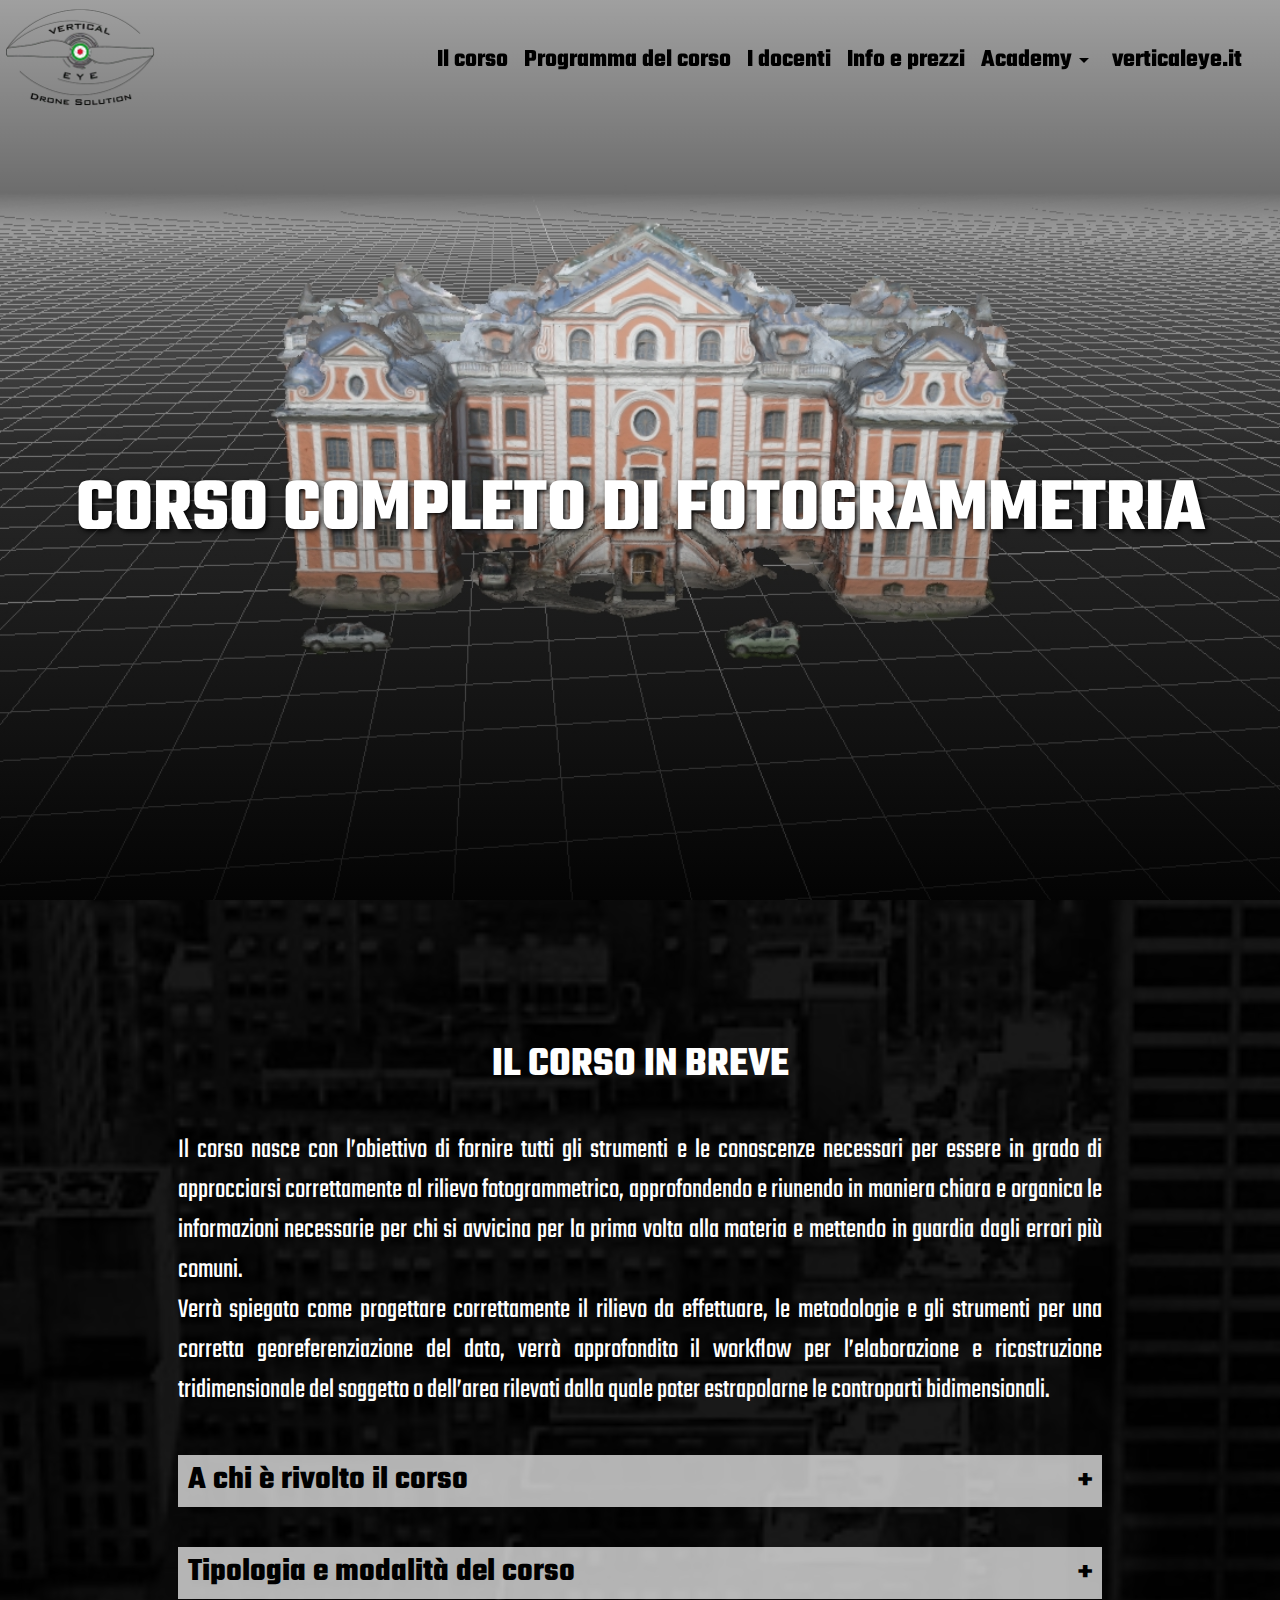
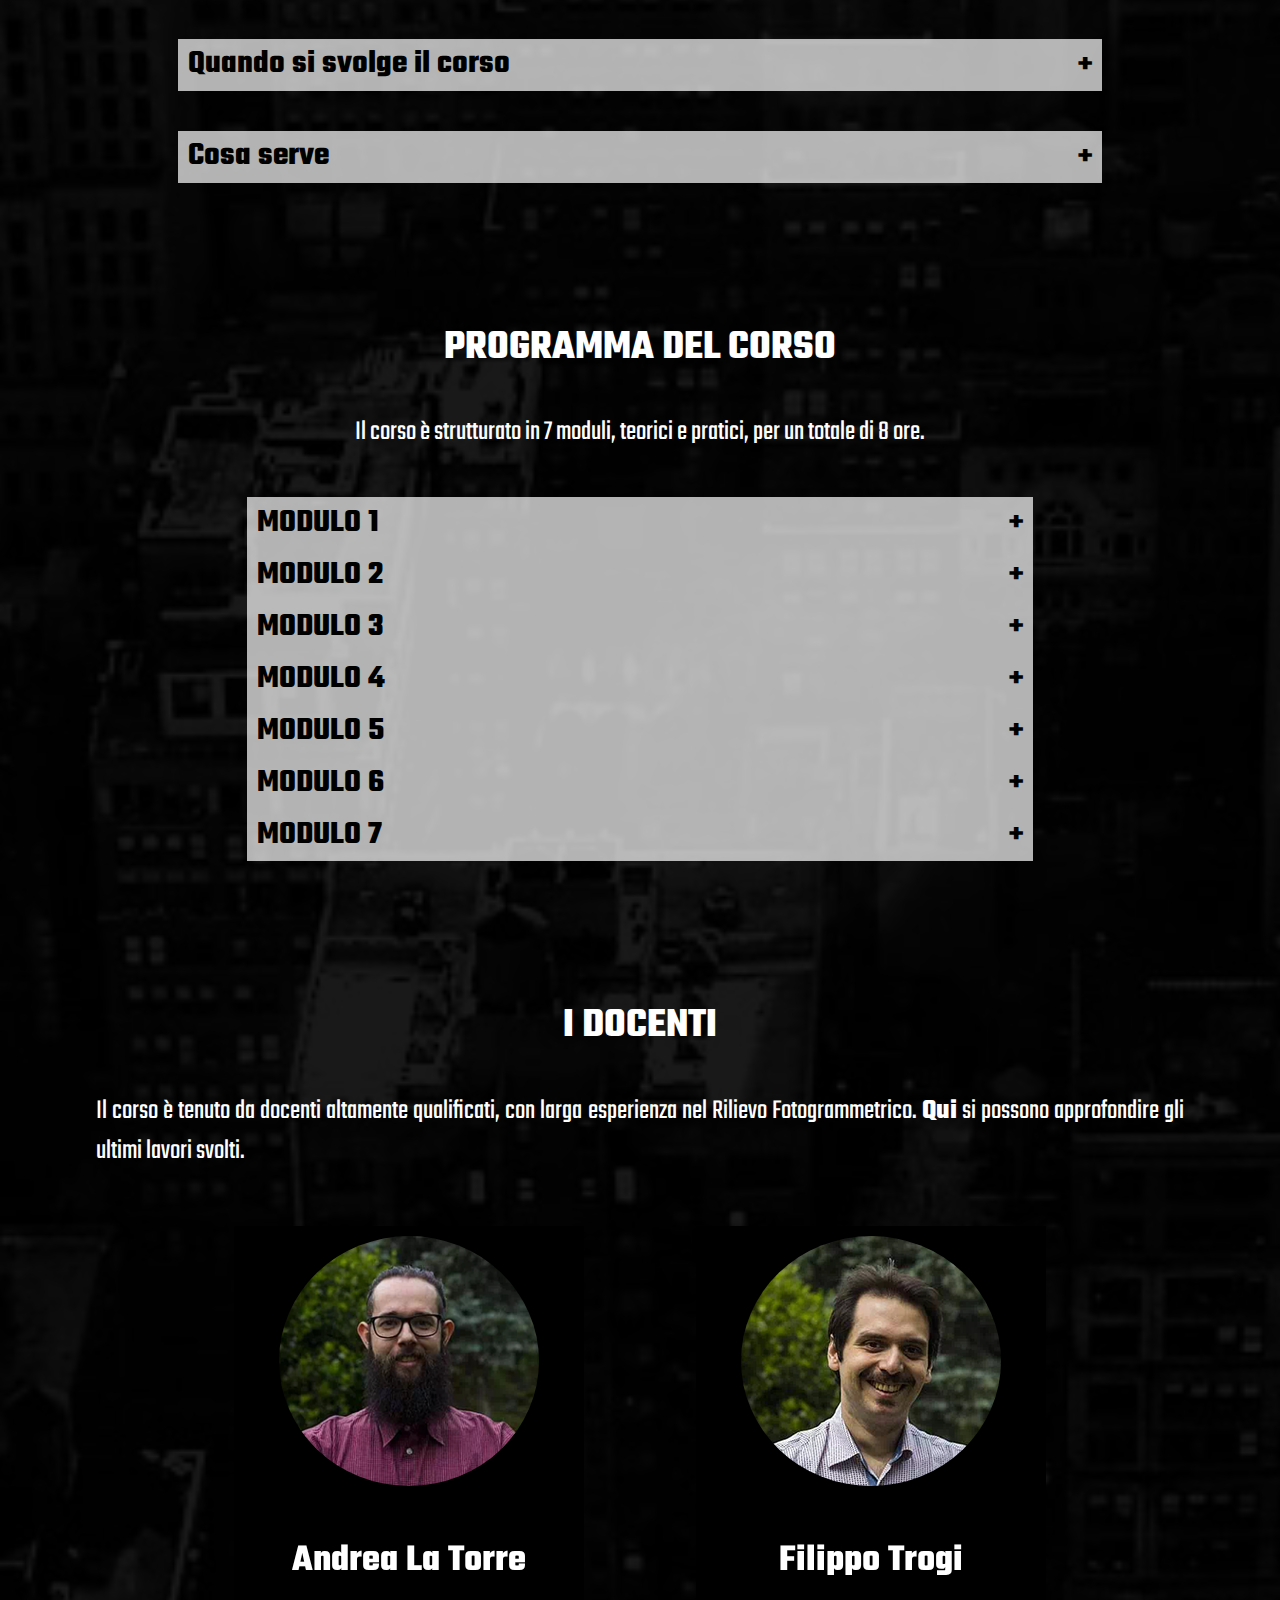
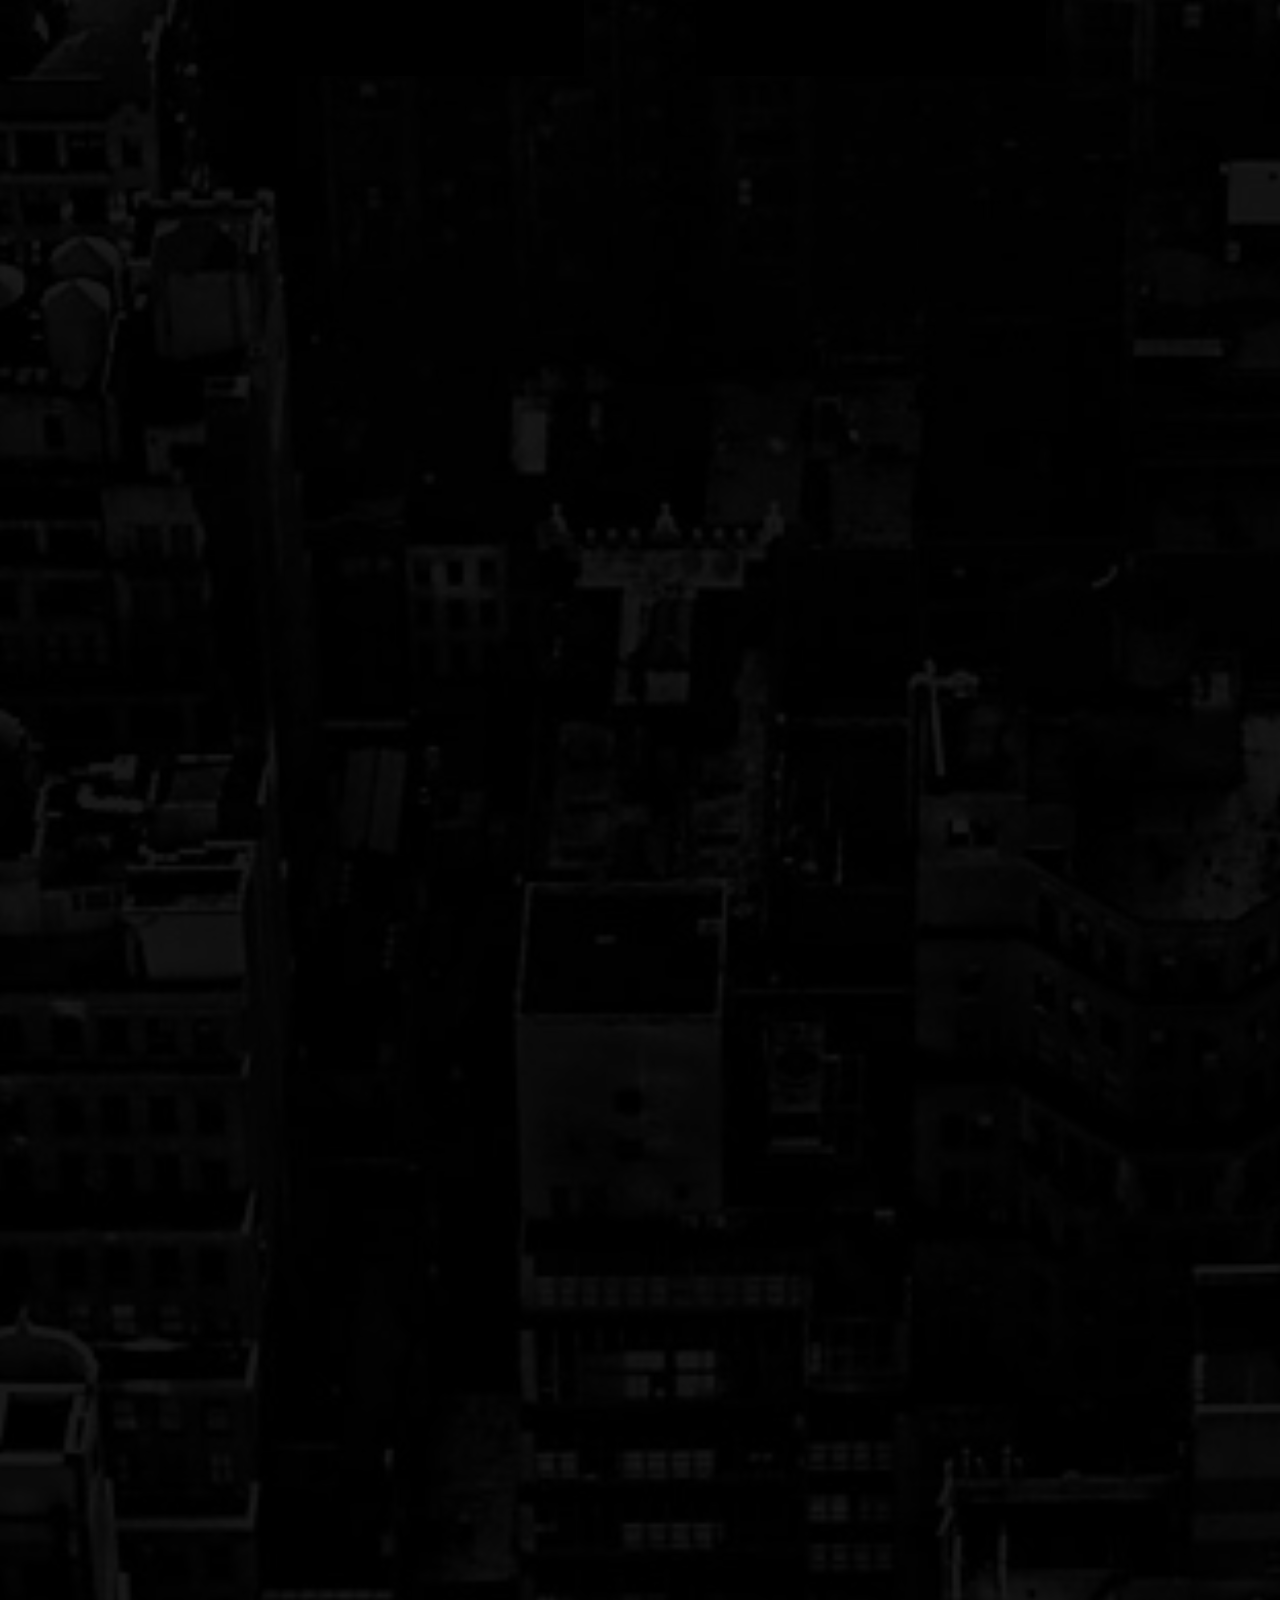
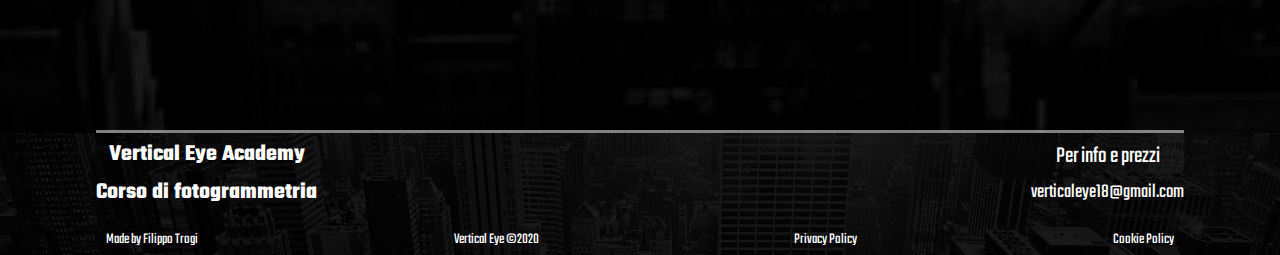
<file: corso-completo-fotogrammetria.html>
<!DOCTYPE html>
<html lang="it">
<head>
	<title>Vertical Eye Academy | Corso completo di fotogrammetria</title>
  <meta name="description" content="Corso completo di fotogrammetria per prvati e aziende. Impara tutto ciò che è necessario sapere per progettare ed eseguire un rilievo fotogrammetrico.">
  <!-- Google Tag Manager -->
	<script>(function(w,d,s,l,i){w[l]=w[l]||[];w[l].push({'gtm.start':
	new Date().getTime(),event:'gtm.js'});var f=d.getElementsByTagName(s)[0],
	j=d.createElement(s),dl=l!='dataLayer'?'&l='+l:'';j.async=true;j.src=
	'https://www.googletagmanager.com/gtm.js?id='+i+dl;f.parentNode.insertBefore(j,f);
	})(window,document,'script','dataLayer','GTM-NRDFZNS');</script>
	<!-- End Google Tag Manager -->
  <meta property="og:title" content="Vertical Eye | Corso completo fotogrammetria" />
  <meta property="og:type" content="website" />
  <meta property="og:description" 
    content="Impara tutto ciò che è necessario sapere per progettare ed eseguire un rilievo fotogrammetrico." />
  <meta property="og:url" content="https://academy.verticaleye.it/corso-completo-fotogrammetria" />
  <meta property="og:image" content="https://verticaleye.it/assets/images/logo-tricolore.jpg" />
  <!--favicon START-->
  <link rel="apple-touch-icon" sizes="180x180" href="assets/images/favicon/apple-touch-icon.png">
  <link rel="icon" type="image/png" sizes="32x32" href="assets/images/favicon/favicon-32x32.png">
  <link rel="icon" type="image/png" sizes="16x16" href="assets/images/favicon/favicon-16x16.png">
  <link rel="manifest" href="assets/images/favicon/site.webmanifest">
  <link rel="mask-icon" href="assets/images/favicon/safari-pinned-tab.svg" color="#5bbad5">
  <link rel="shortcut icon" href="assets/images/favicon/favicon.ico">
  <meta name="msapplication-TileColor" content="#da532c">
  <meta name="msapplication-config" content="assets/favicon/browserconfig.xml">
  <meta name="theme-color" content="#ffffff">
  <!--favicon FINE-->
  <meta charset="utf-8">
  <link rel="stylesheet" type="text/css" href="assets/stylesheets/main.css">
  <link rel="stylesheet" type="text/css" href="assets/stylesheets/grid-sistem.css">
  <meta name="viewport" content="width=device-width, initial-scale=1.0"/>
  <link href="https://fonts.googleapis.com/css2?family=Teko:wght@400;600&display=swap" rel="stylesheet">
	<link href="https://fonts.googleapis.com/icon?family=Material+Icons" rel="stylesheet">
  <script type="text/javascript" src="assets/javascripts/jquery.js"></script>
	</head>
	<body>
		<!-- Google Tag Manager (noscript) -->
		<noscript><iframe src="https://www.googletagmanager.com/ns.html?id=GTM-NRDFZNS"
		height="0" width="0" style="display:none;visibility:hidden"></iframe></noscript>
		<!-- End Google Tag Manager (noscript) -->
		<header id="header">
      <div class="row container-fluid">
        <div class="logo-container row col" id="head-logo">
          <a href="/">
            <img src="assets/images/logo-tricolore.png" alt= "Verticaleye_logo"/>
          </a>
        </div>
        <div class="col">
          <nav id="pc-nav">
            <ul class="nav-list">
              <li><a href="#about" class="about-link">Il corso</a></li>
              <li><a href="#programma" class="prog-link">Programma del corso</a></li>
              <li><a href="#docenti" class="docenti-link">I docenti</a></li>
              <li><a href="#contacts" class="cont-link">Info e prezzi</a></li>
              <li>
                <div class="dropbtn" id="drop">
	                <a  href="#!">Academy <span class="material-icons">arrow_drop_down</span></a>
	                <div class="dropdown-content" id="FAQ-dropdown">
	                  <a href="corso-base-fotogrammetria">Corso Base Fotogrammetria</a>
	                  <a href="corso-completo-fotogrammetria" class="active">Corso Completo Fotogrammetria</a>
	            			<a href="corso-completo-fotogrammetria-drone">Corso Completo di Fotogrammetria con drone</a>
	            			<a href="on-building">Corso di Agisoft Metashape</a>
	            			<a href="on-building">Corso Base di QGIS</a>
	                </div>                
	              </div>            
              </li>
              <li><a href="https://verticaleye.it" target="blank">verticaleye.it</a></li>
            </ul>
          </nav>

          <nav id="mobile-nav">
            <div id="mySidenav" class="sidenav">
              <a href="javascript:void(0)" class="closebtn" onclick="closeNav()">&times;</a>
              <a href="#about" class="about-link">Il corso</a>
              <a href="#programma" class="prog-link">Programma del corso</a></li>
              <a href="#docenti" class="docenti-link">I docenti</a>
              <a href="#contacts" class="cont-link">Info e prezzi</a>
	            <a href="/">Academy</a>
	            <a href="corso-base-fotogrammetria">Corso Base Fotogrammetria</a>
              <a href="corso-completo-fotogrammetria" class="active">Corso Completo Fotogrammetria</a>
        			<a href="corso-completo-fotogrammetria-drone">Corso Completo di Fotogrammetria con drone</a>
        			<a href="on-building">Corso di Agisoft Metashape</a>
        			<a href="on-building">Corso Base di QGIS</a>
        			<a href="https://verticaleye.it" target="blank">verticaleye.it</a>
            </div>

            <!-- Use any element to open the sidenav -->
            <a href="#!"><i onclick="openNav()"class="material-icons" id="menu">menu</i></a>  
          </nav>
        </div>
        

      </div>
      
    </header>
		<main>
			<section class="hero container-fluid widescreen col-flex s3 white-text" id="hero-fotog2">
				<h1 class="up center-text">Corso completo di fotogrammetria</h1>
			</section>
			<section class="container-fluid" id="about">
				<div class="container s2">
					<h2 class="center-text up white-text">IL corso in breve</h2>
					<div class="container justified">
						<p class=" white-text">Il corso nasce con l’obiettivo di fornire tutti gli strumenti e le conoscenze necessari per essere in grado di approcciarsi correttamente al rilievo fotogrammetrico, approfondendo e riunendo in maniera chiara e organica le informazioni necessarie per chi si avvicina per la prima volta alla materia e mettendo in guardia dagli errori più comuni.<br>
						Verrà spiegato come progettare correttamente il rilievo da effettuare, le metodologie e gli strumenti per una corretta georeferenziazione del dato, verrà approfondito il workflow per l’elaborazione e ricostruzione tridimensionale del soggetto o dell’area rilevati dalla quale poter estrapolarne le controparti bidimensionali.</p>
						<br>
						<div class="card-container">
			        <div class="item">
			          <div class="accordion">
			            <h3 class="center-text">A chi è rivolto il corso</h3>
			          </div>
			          <div class="panel justified">
			            <p>Il corso è rivolto principalmente a professionisti e studenti nel settore del rilievo e in generale a tutti coloro che hanno intenzione di sfruttare il rilievo fotogrammetrico a livello professionale.<br>Non solo: offriamo anche pacchetti per le aziende che decidono di incrementare le competenze tecniche del proprio personale.</p>
			          </div>
			        </div>
						</div><br>
		        <div class="item">
		          <div class="accordion">
		            <h3 class="center-text">Tipologia e modalità del corso</h3>
		          </div>
		          <div class="panel justified">
		            <p>Il corso si svolge in presenza (fisicamente o telematicamente) ed è interattivo con lezione frontale, laboratorio assistito, illustrazione di casi pratici ed esercitazioni.</p>
		          </div>
		        </div><br>
		        <div class="item">
		          <div class="accordion">
		            <h3 class="center-text">Quando si svolge il corso</h3>
		          </div>
		          <div class="panel justified">
		            <p>Vista la situazione di emergenza sanitaria in corso non ci sono al momento date prefissate per lo svolgimento del corso in presenza, ma abbiamo deciso di fissare ogni giornata di lezione concordandola direttamente con gli interessati, in modo da limitare il più possibile il rischio di contagi. Anche per quanto riguarda le lezioni per via telematica si fissano gli incontri secondo le disponibilità di docenti e studenti.</p>
		          </div>
		        </div><br>
		        <div class="item">
		          <div class="accordion">
		            <h3 class="center-text">Cosa serve</h3>
		          </div>
		          <div class="panel justified">
		            <p>Ciascuno studente dovrà essere dotato di un notebook personale.</p>
								<p>
									<strong>Requisiti consigliati:</strong><br>
									<ul>
										<li>Sistema Operativo: Windows 7 o successivi, Mac OS X mountain Lion o successivi, Debian/ Ubuntu con GLIBC 2.13+ (64Bit)/</li>
										<li>Processore Intel Core i5 o AMD Ryzen 5</li>
										<li>GPU (scheda grafica) NVIDIA GeForce GTX serie 400 o superiore o AMD Radeon HD serie 6000 o superiore</li>
										<li>8 GB di RAM</li>
										<li>Mouse con rotellina</li>
									</ul>
									<br>
									<strong>Requisiti consigliati:</strong><br>
									<ul>
										<li>Sistema Operativo: Windows XP o successivi, Mac OS X mountain Lion o successivi, Debian/ Ubuntu con GLIBC 2.13+ (64Bit)/</li>
										<li>Processore Intel Core Duo o equivalente</li>
										<li>4 GB di RAM</li>
										<li>Mouse con rotellina</li>
									</ul>
								</p>
		          </div>
		        </div>
					</div>
				</div>
			</section>
			<section class="container-fluid" id="programma">
				<div class="container s2">
					<h2 class="center-text up white-text">programma del corso</h2>
					<div class="container justified">
						<p class="white-text center-text">Il corso è strutturato in 7 moduli, teorici e pratici, per un totale di 8 ore.</p>
						<br>
						<div class="container card-container">
							<div class="item">
			          <div class="accordion">
			            <h3 class="B center-text up">Modulo 1</h3>
			          </div>
			          <div class="panel">
			            <h4 class="center-text">Basi teoriche</h4>
			            <ul class="justified">
			            	<li>Introduzione</li>
			            	<li>Le basi della stereoscopia</li>
			            	<li>Storia della fotogrammetria</li>
			            	<li>Principi di fotogrammetria e programmi Structure From Motion (SFM)</li>
			            </ul>
			          </div>
			        </div>
			        <div class="item">
			          <div class="accordion">
			            <h3 class="B center-text up">Modulo 2</h3>
			          </div>
			          <div class="panel">
			            <h4 class="center-text">Progettazione del rilievo</h4>
			            <ul class="justified">
			            	<li>Valutazione del soggetto da rilevare</li>
			            	<li>Il Sistema di Riferimento</li>
			            	<li>Punti di vincolo e di controllo (GCP e CP): cosa sono e come disporli</li>
			            	<li>Rilevamento dei GCP e CP (Ground Control Point e Check Point)</li>
			            	<li>Le prese fotografiche: accorgimenti e metodi di acquisizione</li>
			            </ul>
			          </div>
			        </div>
			        <div class="item">
			          <div class="accordion">
			            <h3 class="B center-text up">Modulo 3</h3>
			          </div>
			          <div class="panel">
			            <h4 class="center-text">Operazioni sui fotogrammi</h4>
			            <ul class="justified">
			            	<li>Selezione delle foto da elaborare</li>
			            	<li>Post-produzione e bilanciamento dei colori</li>
			            	<li>Importazione all'interno del programma SFM (Agisoft Metashape)</li>
			            	<li>Calibrazione della camera</li>
			            	<li>Stima della qualità delle immagini</li>
			            	<li>Maschere</li>
			            </ul>
			          </div>
			        </div>
			        <div class="item">
			          <div class="accordion">
			            <h3 class="B center-text up">Modulo 4</h3>
			          </div>
			          <div class="panel">
			            <h4 class="center-text">Nuvole di punti</h4>
			            <ul class="justified">
			            	<li>Cereazione e gestione dei gruppi di lavoro</li>
			            	<li>Allineamento e generazione della nuvola di punti sparsa</li>
			            	<li>Referencing</li>
			            	<li>Ottimizzazione delle camere</li>
			            	<li>Definizione dello Spazio di lavoro (Boundary Box)</li>
			            	<li>Editing della nuvola sparsa</li>
			            	<li>Generazione della nuvola densa</li>
			            	<li>Editing della nuvola densa</li>
			            </ul>
			          </div>
			        </div>
			        <div class="item">
			          <div class="accordion">
			            <h3 class="B center-text up">Modulo 5</h3>
			          </div>
			          <div class="panel">
			            <h4 class="center-text">Mesh e Texture</h4>
			            <ul class="justified">
			            	<li>Generazione della Mesh</li>
			            	<li>Generazione della Texture</li>
			            	<li>Processi in sequenza</li>
			            </ul>
			          </div>
			        </div>
			        <div class="item">
			          <div class="accordion">
			            <h3 class="B center-text up">Modulo 6</h3>
			          </div>
			          <div class="panel">
			            <h4 class="center-text">Elaborati finali</h4>
			            <ul class="justified">
			            	<li>Generazione di DEM e curve di livello</li>
			            	<li>Generazione Ortomosaico</li>
			            	<li>Esportazione dei prodotti 3D e 2D e principali formati</li>
			            </ul>
			          </div>
			        </div>
			        <div class="item">
			          <div class="accordion">
			            <h3 class="B center-text up">Modulo 7</h3>
			          </div>
			          <div class="panel">
			            <h4 class="center-text">Esercitazione pratica</h4>
			            <ul class="justified">
			            	<li>Esercitazioni su diversi dataset</li>
			            </ul>
			          </div>
			        </div>
						</div>
					</div>
				</div>
			</section>
			<section class="container-fluid" id="docenti">
				<div class="container s2">
          <h2 class="center-text white-text up">I Docenti</h2>
          <p class="justified white-text">Il corso è tenuto da docenti altamente qualificati, con larga esperienza nel Rilievo Fotogrammetrico. <a class="s2 white-text B" href="https://verticaleye.it/portfolio" target="blank">Qui</a> si possono approfondire gli ultimi lavori svolti.</p><br>
          <div class="container center-text">
            <div class="row">
              <div class="col-sm-6 flip-card">
                <div class="flip-card-inner">
                  <div class="flip-card-front">
                    <div class="col-flex"><img src="assets/images/Andre.png" alt= "Andrea La Torre"></div>
                    <h3 class="s3">Andrea La Torre</h3>
                  </div>
                  <div class="flip-card-back">
                    <h4 class="s2">Andrea La Torre</h4>
                    <ul class="s1 ul-lefted">
                      <li><p>Dottore in Archeologia e Culture del Mondo antico</p></li>
                      <li><p>Pilota di droni livello CRO</p></li>
                      <li><p>Specializzato in riprese fotografiche e video</p></li>
                      <li><p>Specializzato nell'uso di software di post-produzione foto/video e fotogrammetrici</p></li>
                      <li><p></p></li>
                    </ul>
                  </div>
                </div>
              </div>
              <div class="col-sm-6 flip-card">
                <div class="flip-card-inner">
                  <div class="flip-card-front">
                    <div class="col-flex">
                      <img src="assets/images/Fillo.png" alt= "Filippo Trogi">
                    </div>
                    <h3 class="s3">Filippo Trogi</h3>
                  </div>
                  <div class="flip-card-back">
                    <h4 class="s2">Filippo Trogi</h4>
                    <ul class="s1 ul-lefted">
                      <li><p>Dottore in Archeologia e Culture del Mondo Antico</p></li>
                      <li><p>Pilota di droni livello CRO</p></li>
                      <li><p>Specializzato nel rilievo topografico</p></li>
                      <li><p>Specializzato nell'uso di software fotogrammetrici, CAD e GIS</p></li>
                      <li><p>Front-end web developer</p></li>
                    </ul>
                  </div>
                </div>
              </div>
            </div>
          </div>
        </div>
			</section>
			<section class="container-fluid" id="contacts">
				<div class="container-sm col-flex">
          <div class="card-border w-bg s2 center-text animation-element fade-in">
            <h2>Per info e prezzi</h2>
            <div class="typeform-widget animation-element fade-in" data-url="https://form.typeform.com/to/xooirtr8?typeform-medium=embed-snippet" style="width: 80%; height: 500px;"></div> <script> (function() { var qs,js,q,s,d=document, gi=d.getElementById, ce=d.createElement, gt=d.getElementsByTagName, id="typef_orm", b="https://embed.typeform.com/"; if(!gi.call(d,id)) { js=ce.call(d,"script"); js.id=id; js.src=b+"embed.js"; q=gt.call(d,"script")[0]; q.parentNode.insertBefore(js,q) } })() </script>
            <h2>Oppure contattare</h2>            
            <p class="caps">Vertical Eye| Drone Solutions</p>
            <br>
            <div class="phone">
              <h3 class="up">telefono</h3>
              <ul class="ul-lefted">
                <li><a href="tel:+39 3400549443" class="row"><i class="material-icons">smartphone</i>+39 3400549443 - Andrea</a></li>
                <br>
                <li><a href="tel:+39 3466388256" class="row"><i class="material-icons">smartphone</i>+39 3466388256 - Filippo</a></li>
              </ul>
            </div>
            <br>
            <div class="mail">
              <h3 class="up">mail</h3>
              <ul class="ul-lefted">
                <li><a href="mailto:verticaleye18@gmail.com" class="row"><i class="material-icons">mail</i>verticaleye18@gmail.com</a></li>
              </ul>
            </div>
            <br>
            <div>
              <h2 class="up"> seguici anche sui social</h2>
              <div class="row social" id="">
                <div class="col-4 center-text">
                </div>
                <div class="col-4 center-text row">
                  <div class="social-container facebook" id="">
                    <a href="https://www.facebook.com/verticaleye18/"><img src="assets/images/facebook.png" alt="facebook"></a>
                  </div>
                  <div class="social-container instagram" id="">
                    <a href="https://www.instagram.com/vertical_eye/?hl=it"><img src="assets/images/insta.png" alt="instagram"></a>
                  </div>
                </div>
                <div class="col-4 center-text">
                </div>
              </div>
            </div>
          </div>
        </div>
			</section>
		</main>
    <footer>
    	<div class="container">
        <div class="row s1 center-text">
          <div class="col-md B">
            <p>Vertical Eye Academy</p>
            <p>Corso di fotogrammetria</p>
          </div>         
          <div class="col-md center-text">
            <p>Per info e prezzi</p>
            <p><a href="mailto:verticaleye18@gmail.com">verticaleye18@gmail.com</a></p> 
          </div>
        </div>
        <div class="row center-text" id="lower">
          <p>Made by Filippo Trogi</p>
          <p>Vertical Eye ©2020</p>
          <a href="https://www.iubenda.com/privacy-policy/47765479" class="iubenda-nostyle iubenda-embed" title="Privacy Policy ">Privacy Policy</a><script type="text/javascript">(function (w,d) {var loader = function () {var s = d.createElement("script"), tag = d.getElementsByTagName("script")[0]; s.src="https://cdn.iubenda.com/iubenda.js"; tag.parentNode.insertBefore(s,tag);}; if(w.addEventListener){w.addEventListener("load", loader, false);}else if(w.attachEvent){w.attachEvent("onload", loader);}else{w.onload = loader;}})(window, document);</script>
          <a href="https://www.iubenda.com/privacy-policy/47765479/cookie-policy" class="iubenda-nostyle iubenda-embed" title="Cookie Policy ">Cookie Policy</a><script type="text/javascript">(function (w,d) {var loader = function () {var s = d.createElement("script"), tag = d.getElementsByTagName("script")[0]; s.src="https://cdn.iubenda.com/iubenda.js"; tag.parentNode.insertBefore(s,tag);}; if(w.addEventListener){w.addEventListener("load", loader, false);}else if(w.attachEvent){w.attachEvent("onload", loader);}else{w.onload = loader;}})(window, document);</script>
        </div>
      </div>
    </footer>
		<script type="text/javascript" src="assets/javascripts/javascript.js"></script>
	</body>
</html>
</file>
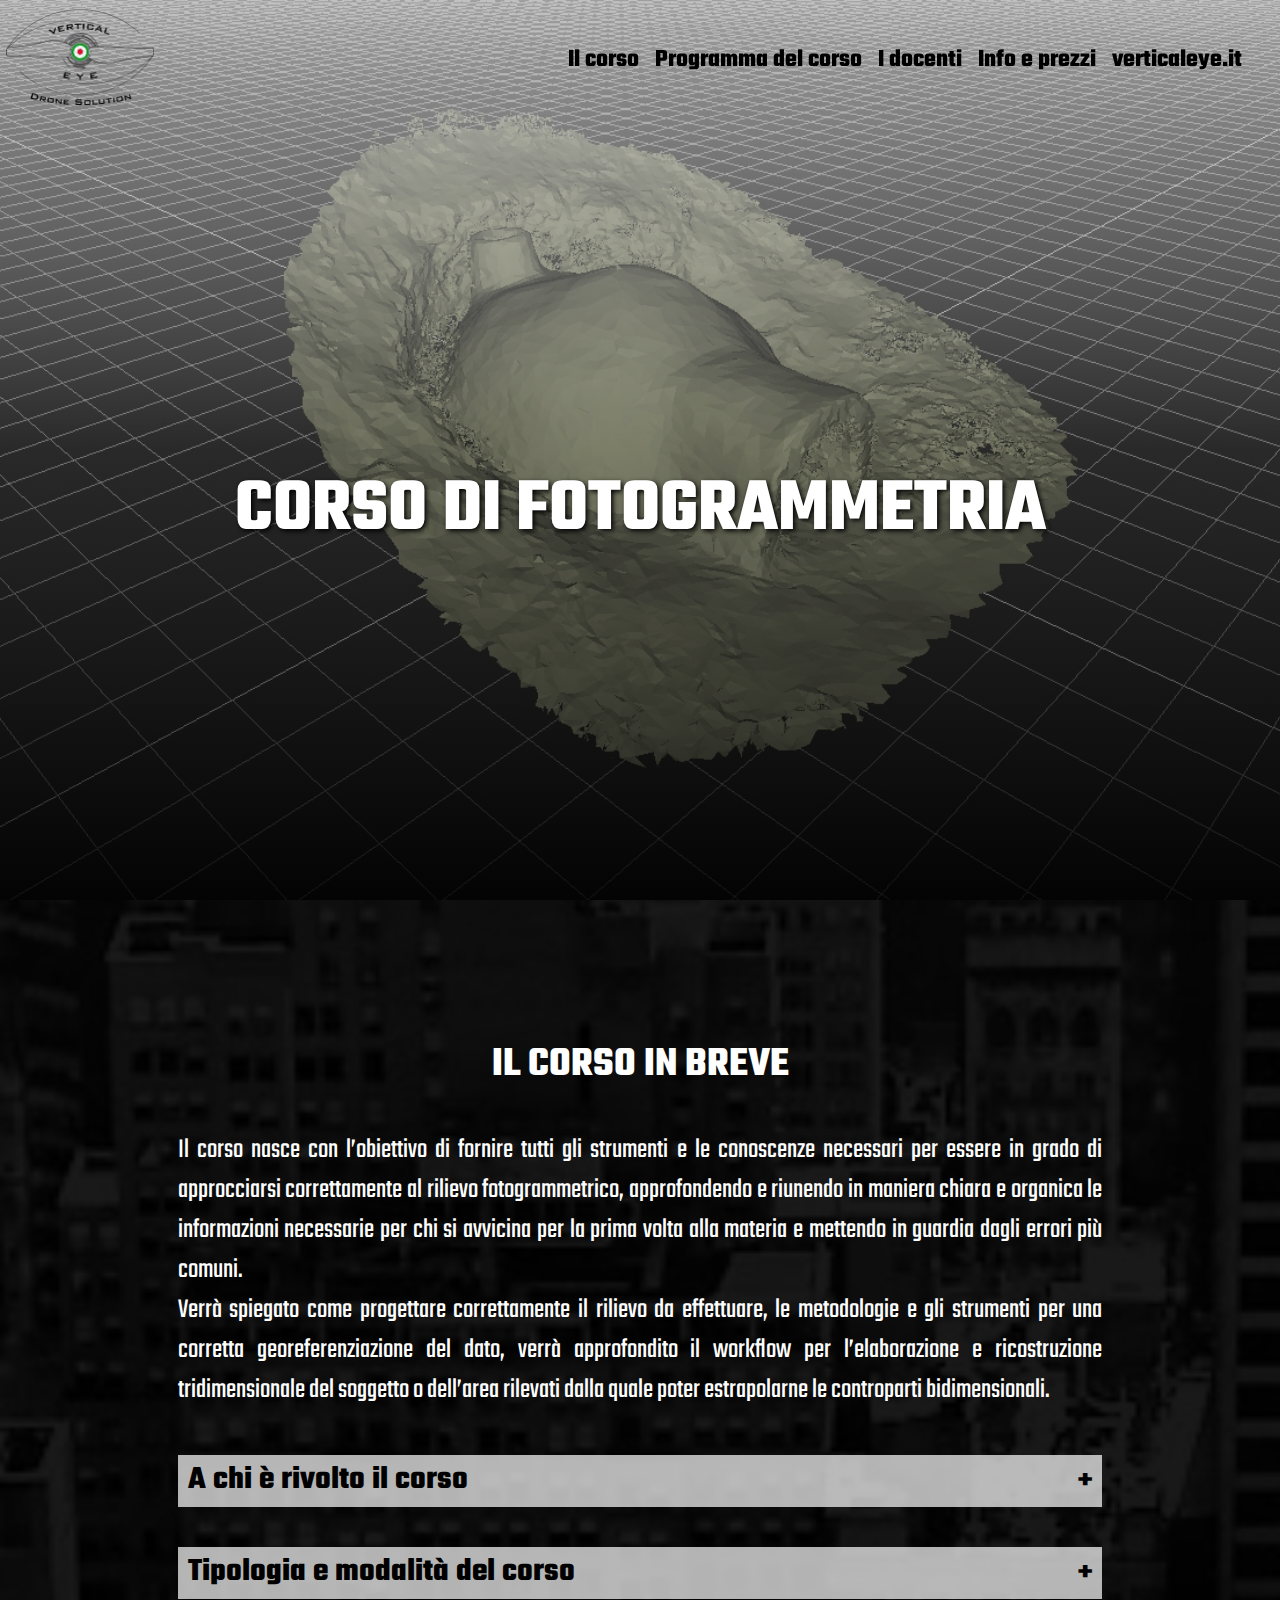
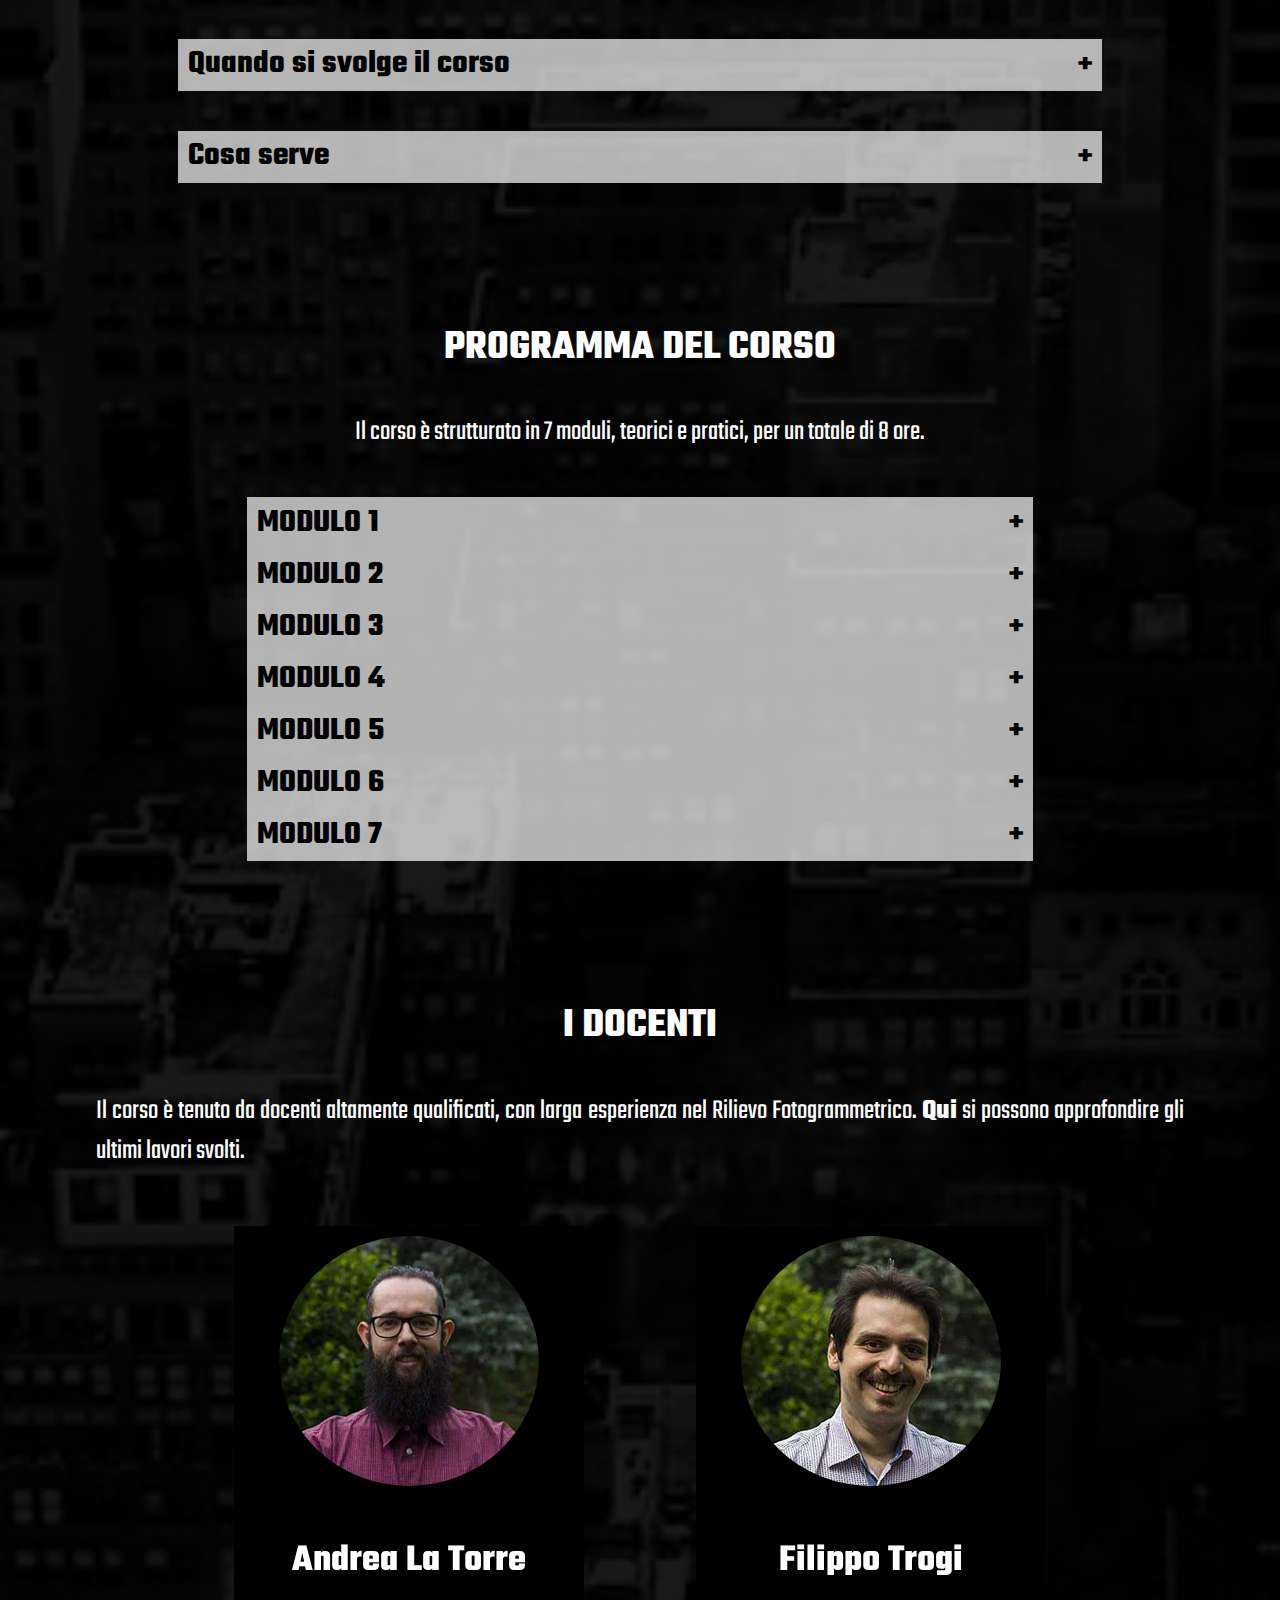
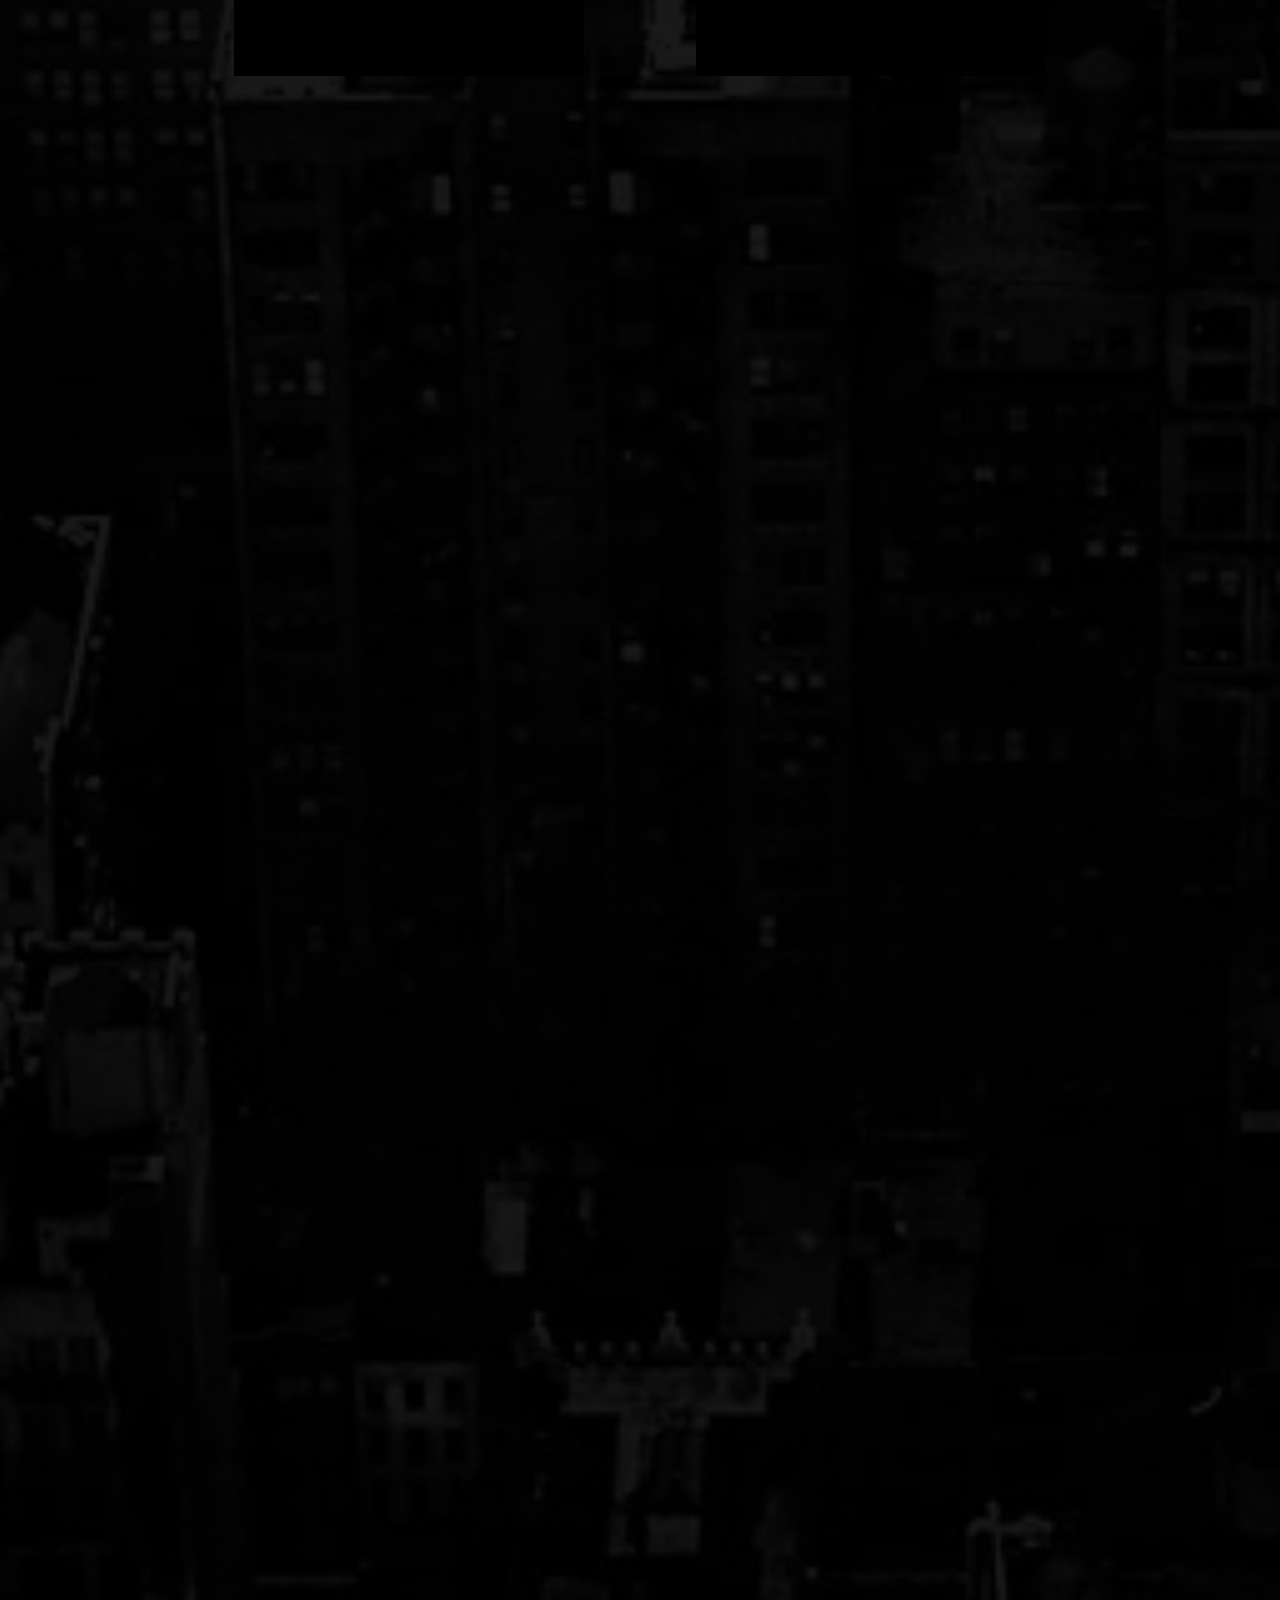
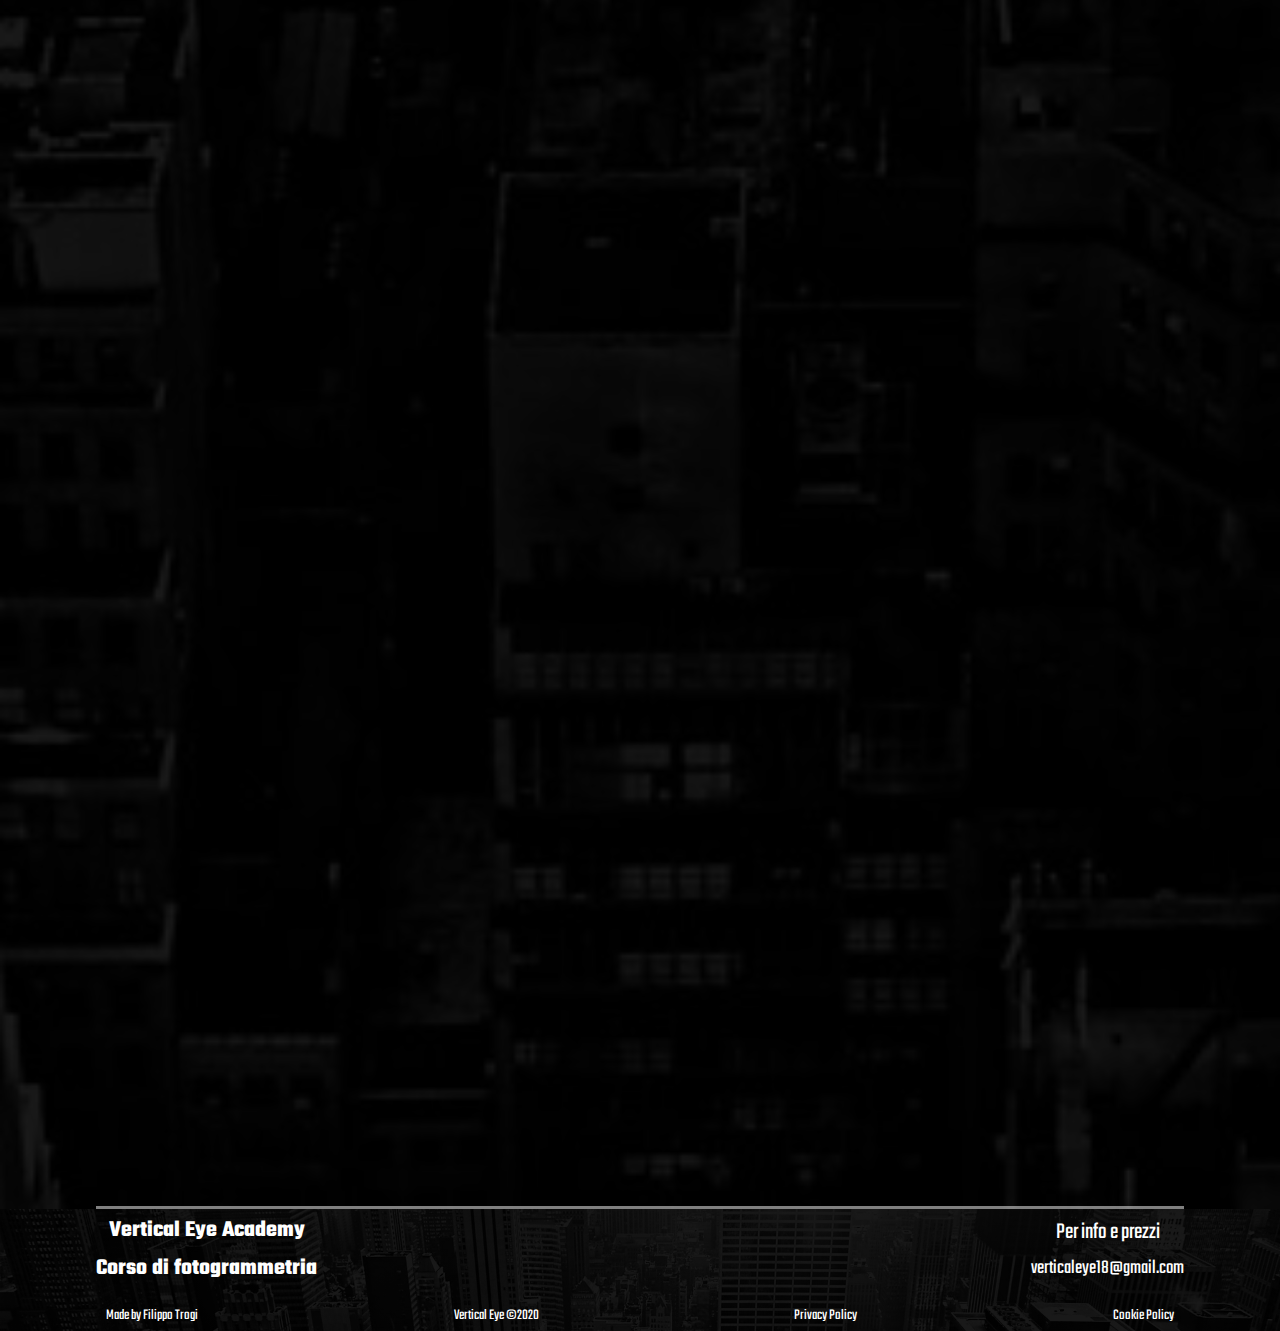
<file: corsofotogrammetria.html>
<!DOCTYPE html>
<html lang="it">
<head>
	<title>Vertical Eye Academy | Corso di fotogrammetria</title>
  <meta name="description" content="Corso di fotogrammetria per prvati e aziende. Impara tutto ciò che è necessario sapere per progettare ed eseguire un rilievo fotogrammetrico.">
  <!-- Google Tag Manager -->
	<script>(function(w,d,s,l,i){w[l]=w[l]||[];w[l].push({'gtm.start':
	new Date().getTime(),event:'gtm.js'});var f=d.getElementsByTagName(s)[0],
	j=d.createElement(s),dl=l!='dataLayer'?'&l='+l:'';j.async=true;j.src=
	'https://www.googletagmanager.com/gtm.js?id='+i+dl;f.parentNode.insertBefore(j,f);
	})(window,document,'script','dataLayer','GTM-NRDFZNS');</script>
	<!-- End Google Tag Manager -->
  <meta property="og:title" content="Vertical Eye | Corso di fotogrammetria" />
  <meta property="og:type" content="website" />
  <meta property="og:description" 
    content="Impara tutto ciò che è necessario sapere per progettare ed eseguire un rilievo fotogrammetrico." />
  <meta property="og:url" content="https://academy.verticaleye.it/fotogrammetria" />
  <meta property="og:image" content="https://verticaleye.it/assets/images/logo-tricolore.jpg" />
  <!--favicon START-->
  <link rel="apple-touch-icon" sizes="180x180" href="assets/images/favicon/apple-touch-icon.png">
  <link rel="icon" type="image/png" sizes="32x32" href="assets/images/favicon/favicon-32x32.png">
  <link rel="icon" type="image/png" sizes="16x16" href="assets/images/favicon/favicon-16x16.png">
  <link rel="manifest" href="assets/images/favicon/site.webmanifest">
  <link rel="mask-icon" href="assets/images/favicon/safari-pinned-tab.svg" color="#5bbad5">
  <link rel="shortcut icon" href="assets/images/favicon/favicon.ico">
  <meta name="msapplication-TileColor" content="#da532c">
  <meta name="msapplication-config" content="assets/favicon/browserconfig.xml">
  <meta name="theme-color" content="#ffffff">
  <!--favicon FINE-->
  <meta charset="utf-8">
  <link rel="stylesheet" type="text/css" href="assets/stylesheets/main.css">
  <link rel="stylesheet" type="text/css" href="assets/stylesheets/grid-sistem.css">
  <meta name="viewport" content="width=device-width, initial-scale=1.0"/>
  <link href="https://fonts.googleapis.com/css2?family=Teko&display=swap" rel="stylesheet">
	<link href="https://fonts.googleapis.com/icon?family=Material+Icons" rel="stylesheet">
  <script type="text/javascript" src="assets/javascripts/jquery.js"></script>
	</head>
	<body>
		<!-- Google Tag Manager (noscript) -->
		<noscript><iframe src="https://www.googletagmanager.com/ns.html?id=GTM-NRDFZNS"
		height="0" width="0" style="display:none;visibility:hidden"></iframe></noscript>
		<!-- End Google Tag Manager (noscript) -->
		<header id="header">
      <div class="row container-fluid">
        <div class="logo-container row col" id="head-logo">
          <a href="#">
            <img src="assets/images/logo-tricolore.png" alt= "Verticaleye_logo"/>
          </a>
        </div>
        <div class="col">
          <nav id="pc-nav">
            <ul class="nav-list">
              <li><a href="#about" class="about-link">Il corso</a></li>
              <li><a href="#programma" class="prog-link">Programma del corso</a></li>
              <li><a href="#docenti" class="docenti-link">I docenti</a></li>
              <li><a href="#contacts" class="cont-link">Info e prezzi</a></li>
              <li><a href="https://verticaleye.it" target="blank">verticaleye.it</a></li>
              <li>
                <div class="dropbtn invisible" id="drop">
                  <a  href="#!">Academy <span class="material-icons">arrow_drop_down</span></a>
                  <div class="dropdown-content" id="FAQ-dropdown">
                    <a href="--.html">Corso Fotogrammetria</a>
                    <a href="--.html">Corso ciaograzie</a>
                  </div>                
                </div>            
              </li>
              
            </ul>
          </nav>

          <nav id="mobile-nav">
            <div id="mySidenav" class="sidenav">
              <a href="javascript:void(0)" class="closebtn" onclick="closeNav()">&times;</a>
              <a href="#about" class="about-link">Il corso</a>
              <a href="#programma" class="prog-link">Programma del corso</a></li>
              <a href="#docenti" class="docenti-link">I docenti</a>
              <a href="#contacts" class="cont-link">Info e prezzi</a>
              <a href="https://verticaleye.it" target="blank">verticaleye.it</a>
              <a href="#" class="invisible">Academy</a>
              <a href="--.html" class="invisible">Corso Fotogrammetria</a>
              <a href="--.html" class="invisible">Corso ciaograzie</a>
            </div>

            <!-- Use any element to open the sidenav -->
            <a href="#!"><i onclick="openNav()"class="material-icons" id="menu">menu</i></a>  
          </nav>
        </div>
        

      </div>
      
    </header>
		<main>
			<section class="hero container-fluid widescreen col-flex s3 white-text" id="hero-fotog">
				<h1 class="up center-text">Corso di fotogrammetria</h1>
			</section>
			<section class="container-fluid" id="about">
				<div class="container s2">
					<h2 class="center-text up white-text">IL corso in breve</h2>
					<div class="container justified">
						<p class=" white-text">Il corso nasce con l’obiettivo di fornire tutti gli strumenti e le conoscenze necessari per essere in grado di approcciarsi correttamente al rilievo fotogrammetrico, approfondendo e riunendo in maniera chiara e organica le informazioni necessarie per chi si avvicina per la prima volta alla materia e mettendo in guardia dagli errori più comuni.<br>
						Verrà spiegato come progettare correttamente il rilievo da effettuare, le metodologie e gli strumenti per una corretta georeferenziazione del dato, verrà approfondito il workflow per l’elaborazione e ricostruzione tridimensionale del soggetto o dell’area rilevati dalla quale poter estrapolarne le controparti bidimensionali.</p>
						<br>
						<div class="card-container">
			        <div class="item">
			          <div class="accordion">
			            <h3 class="center-text">A chi è rivolto il corso</h3>
			          </div>
			          <div class="panel justified">
			            <p>Il corso è rivolto principalmente a professionisti e studenti nel settore del rilievo e in generale a tutti coloro che hanno intenzione di ampliare le proprie conoscenze in questo ambito. Non solo: offriamo anche pacchetti per le aziende che decidono di incrementare le competenze tecniche del proprio personale.</p>
			          </div>
			        </div>
						</div><br>
		        <div class="item">
		          <div class="accordion">
		            <h3 class="center-text">Tipologia e modalità del corso</h3>
		          </div>
		          <div class="panel justified">
		            <p>Il corso si svolge in presenza (fisicamente o telematicamente) ed è interattivo con lezione frontale, laboratorio assistito, illustrazione di casi pratici ed esercitazioni.</p>
		          </div>
		        </div><br>
		        <div class="item">
		          <div class="accordion">
		            <h3 class="center-text">Quando si svolge il corso</h3>
		          </div>
		          <div class="panel justified">
		            <p>Vista la situazione di emergenza sanitaria in corso non ci sono al momento date prefissate per lo svolgimento del corso in presenza, ma abbiamo deciso di fissare ogni giornata di lezione concordandola direttamente con gli interessati, in modo da limitare il più possibile il rischio di contagi. Anche per quanto riguarda le lezioni per via telematica si fissano gli incontri secondo le disponibilità di docenti e studenti.</p>
		          </div>
		        </div><br>
		        <div class="item">
		          <div class="accordion">
		            <h3 class="center-text">Cosa serve</h3>
		          </div>
		          <div class="panel justified">
		            <p>Ciascuno studente dovrà essere dotato di un notebook personale.</p>
								<p>
									<strong>Requisiti consigliati:</strong><br>
									<ul>
										<li>Sistema Operativo: Windows 7 o successivi, Mac OS X mountain Lion o successivi, Debian/ Ubuntu con GLIBC 2.13+ (64Bit)/</li>
										<li>Processore Intel Core i5 o AMD Ryzen 5</li>
										<li>GPU (scheda grafica) NVIDIA GeForce GTX serie 400 o superiore o AMD Radeon HD serie 6000 o superiore</li>
										<li>8 GB di RAM</li>
										<li>Mouse con rotellina</li>
									</ul>
									<br>
									<strong>Requisiti consigliati:</strong><br>
									<ul>
										<li>Sistema Operativo: Windows XP o successivi, Mac OS X mountain Lion o successivi, Debian/ Ubuntu con GLIBC 2.13+ (64Bit)/</li>
										<li>Processore Intel Core Duo o equivalente</li>
										<li>4 GB di RAM</li>
										<li>Mouse con rotellina</li>
									</ul>
								</p>
		          </div>
		        </div>
					</div>
				</div>
			</section>
			<section class="container-fluid" id="programma">
				<div class="container s2">
					<h2 class="center-text up white-text">programma del corso</h2>
					<div class="container justified">
						<p class="white-text center-text">Il corso è strutturato in 7 moduli, teorici e pratici, per un totale di 8 ore.</p>
						<br>
						<div class="container card-container">
							<div class="item">
			          <div class="accordion">
			            <h3 class="B center-text up">Modulo 1</h3>
			          </div>
			          <div class="panel">
			            <h4 class="center-text">Basi teoriche</h4>
			            <ul class="justified">
			            	<li>Introduzione</li>
			            	<li>Le basi della stereoscopia</li>
			            	<li>Storia della fotogrammetria</li>
			            	<li>Storia della fotogrammetria</li>
			            	<li>Principi di fotogrammetria e programmi Structure From Motion (SFM)</li>
			            </ul>
			          </div>
			        </div>
			        <div class="item">
			          <div class="accordion">
			            <h3 class="B center-text up">Modulo 2</h3>
			          </div>
			          <div class="panel">
			            <h4 class="center-text">Progettazione del rilievo</h4>
			            <ul class="justified">
			            	<li>Valutazione del soggetto da rilevare</li>
			            	<li>Il Sistema di Riferimento</li>
			            	<li>Punti di vincolo e di controllo (GCP e CP): cosa sono e come disporli</li>
			            	<li>Rilevamento dei GCP e CP (Ground Control Point e Check Point)</li>
			            	<li>Le prese fotografiche: accorgimenti e metodi di acquisizione</li>
			            </ul>
			          </div>
			        </div>
			        <div class="item">
			          <div class="accordion">
			            <h3 class="B center-text up">Modulo 3</h3>
			          </div>
			          <div class="panel">
			            <h4 class="center-text">Operazioni sui fotogrammi</h4>
			            <ul class="justified">
			            	<li>Selezione delle foto da elaborare</li>
			            	<li>Post-produzione e bilanciamento dei colori</li>
			            	<li>Importazione all'interno del programma SFM (Agisoft Metashape)</li>
			            	<li>Calibrazione della camera</li>
			            	<li>Stima della qualità delle immagini</li>
			            	<li>Maschere</li>
			            </ul>
			          </div>
			        </div>
			        <div class="item">
			          <div class="accordion">
			            <h3 class="B center-text up">Modulo 4</h3>
			          </div>
			          <div class="panel">
			            <h4 class="center-text">Nuvole di punti</h4>
			            <ul class="justified">
			            	<li>Cereazione e gestione dei gruppi di lavoro</li>
			            	<li>Allineamento e generazione della nuvola di punti sparsa</li>
			            	<li>Referencing</li>
			            	<li>Ottimizzazione delle camere</li>
			            	<li>Definizione dello Spazio di lavoro (Boundary Box)</li>
			            	<li>Editing della nuvola sparsa</li>
			            	<li>Generazione della nuvola densa</li>
			            	<li>Editing della nuvola densa</li>
			            </ul>
			          </div>
			        </div>
			        <div class="item">
			          <div class="accordion">
			            <h3 class="B center-text up">Modulo 5</h3>
			          </div>
			          <div class="panel">
			            <h4 class="center-text">Mesh e Texture</h4>
			            <ul class="justified">
			            	<li>Generazione della Mesh</li>
			            	<li>Generazione della Texture</li>
			            	<li>Processi in sequenza</li>
			            </ul>
			          </div>
			        </div>
			        <div class="item">
			          <div class="accordion">
			            <h3 class="B center-text up">Modulo 6</h3>
			          </div>
			          <div class="panel">
			            <h4 class="center-text">Elaborati finali</h4>
			            <ul class="justified">
			            	<li>Generazione di DEM e curve di livello</li>
			            	<li>Generazione Ortomosaico</li>
			            	<li>Esportazione dei prodotti 3D e 2D e principali formati</li>
			            </ul>
			          </div>
			        </div>
			        <div class="item">
			          <div class="accordion">
			            <h3 class="B center-text up">Modulo 7</h3>
			          </div>
			          <div class="panel">
			            <h4 class="center-text">Esercitazione pratica</h4>
			            <ul class="justified">
			            	<li>Esercitazioni su diversi dataset</li>
			            </ul>
			          </div>
			        </div>
						</div>
					</div>
				</div>
			</section>
			<section class="container-fluid" id="docenti">
				<div class="container s2">
          <h2 class="center-text white-text up">I Docenti</h2>
          <p class="justified white-text">Il corso è tenuto da docenti altamente qualificati, con larga esperienza nel Rilievo Fotogrammetrico. <a class="s2 white-text B" href="https://verticaleye.it/portfolio" target="blank">Qui</a> si possono approfondire gli ultimi lavori svolti.</p><br>
          <div class="container center-text">
            <div class="row">
              <div class="col-sm-6 flip-card">
                <div class="flip-card-inner">
                  <div class="flip-card-front">
                    <div class="col-flex"><img src="assets/images/Andre.png" alt= "Andrea La Torre"></div>
                    <h3 class="s3">Andrea La Torre</h3>
                  </div>
                  <div class="flip-card-back">
                    <h4 class="s2">Andrea La Torre</h4>
                    <ul class="s1 ul-lefted">
                      <li><p>Dottore in Archeologia e Culture del Mondo antico</p></li>
                      <li><p>Pilota di droni livello CRO</p></li>
                      <li><p>Specializzato in riprese fotografiche e video</p></li>
                      <li><p>Specializzato nell'uso di software di post-produzione foto/video e fotogrammetrici</p></li>
                      <li><p></p></li>
                    </ul>
                  </div>
                </div>
              </div>
              <div class="col-sm-6 flip-card">
                <div class="flip-card-inner">
                  <div class="flip-card-front">
                    <div class="col-flex">
                      <img src="assets/images/Fillo.png" alt= "Filippo Trogi">
                    </div>
                    <h3 class="s3">Filippo Trogi</h3>
                  </div>
                  <div class="flip-card-back">
                    <h4 class="s2">Filippo Trogi</h4>
                    <ul class="s1 ul-lefted">
                      <li><p>Dottore in Archeologia e Culture del Mondo Antico</p></li>
                      <li><p>Pilota di droni livello CRO</p></li>
                      <li><p>Specializzato nel rilievo topografico</p></li>
                      <li><p>Specializzato nell'uso di software fotogrammetrici, CAD e GIS</p></li>
                      <li><p>Front-end web developer</p></li>
                    </ul>
                  </div>
                </div>
              </div>
            </div>
          </div>
        </div>
			</section>
			<section class="container-fluid" id="contacts">
				<div class="container-sm col-flex">
          <div class="card-border w-bg s2 center-text animation-element fade-in">
            <h2>Per info e prezzi</h2>
            <iframe title="modulo richiesta costo" src="https://docs.google.com/forms/d/e/1FAIpQLSfNeU8t6ZqqpONgLcrWplQ4hUAOdZvuiahTv5RUzCjMaHBNMg/viewform?embedded=true"  frameborder="0" marginheight="0" marginwidth="0" width="100%" height="1563">Caricamento…</iframe>
            <h2>Oppure contattare</h2>            
            <p class="caps">Vertical Eye| Drone Solutions</p>
            <br>
            <div class="phone">
              <h3 class="up">telefono</h3>
              <ul class="ul-lefted">
                <li><a href="tel:+39 3400549443" class="row"><i class="material-icons">smartphone</i>+39 3400549443 - Andrea</a></li>
                <br>
                <li><a href="tel:+39 3466388256" class="row"><i class="material-icons">smartphone</i>+39 3466388256 - Filippo</a></li>
              </ul>
            </div>
            <br>
            <div class="mail">
              <h3 class="up">mail</h3>
              <ul class="ul-lefted">
                <li><a href="mailto:verticaleye18@gmail.com" class="row"><i class="material-icons">mail</i>verticaleye18@gmail.com</a></li>
              </ul>
            </div>

		          
            <br>
            <div>
              <h2 class="up"> seguici anche sui social</h2>
              <div class="row social" id="">
                <div class="col-4 center-text">
                </div>
                <div class="col-4 center-text row">
                  <div class="social-container facebook" id="">
                    <a href="https://www.facebook.com/verticaleye18/"><img src="assets/images/facebook.png" alt="facebook"></a>
                  </div>
                  <div class="social-container instagram" id="">
                    <a href="https://www.instagram.com/vertical_eye/?hl=it"><img src="assets/images/insta.png" alt="instagram"></a>
                  </div>
                </div>
                <div class="col-4 center-text">
                </div>
              </div>
            </div>
          </div>
        </div>
			</section>
		</main>
    <footer>
    	<div class="container">
        <div class="row s1 center-text">
          <div class="col-md B">
            <p>Vertical Eye Academy</p>
            <p>Corso di fotogrammetria</p>
          </div>         
          <div class="col-md center-text">
            <p>Per info e prezzi</p>
            <p><a href="mailto:verticaleye18@gmail.com">verticaleye18@gmail.com</a></p> 
          </div>
        </div>
        <div class="row center-text" id="lower">
          <p>Made by Filippo Trogi</p>
          <p>Vertical Eye ©2020</p>
          <a href="https://www.iubenda.com/privacy-policy/47765479" class="iubenda-nostyle iubenda-embed" title="Privacy Policy ">Privacy Policy</a><script type="text/javascript">(function (w,d) {var loader = function () {var s = d.createElement("script"), tag = d.getElementsByTagName("script")[0]; s.src="https://cdn.iubenda.com/iubenda.js"; tag.parentNode.insertBefore(s,tag);}; if(w.addEventListener){w.addEventListener("load", loader, false);}else if(w.attachEvent){w.attachEvent("onload", loader);}else{w.onload = loader;}})(window, document);</script>
          <a href="https://www.iubenda.com/privacy-policy/47765479/cookie-policy" class="iubenda-nostyle iubenda-embed" title="Cookie Policy ">Cookie Policy</a><script type="text/javascript">(function (w,d) {var loader = function () {var s = d.createElement("script"), tag = d.getElementsByTagName("script")[0]; s.src="https://cdn.iubenda.com/iubenda.js"; tag.parentNode.insertBefore(s,tag);}; if(w.addEventListener){w.addEventListener("load", loader, false);}else if(w.attachEvent){w.attachEvent("onload", loader);}else{w.onload = loader;}})(window, document);</script>
        </div>
      </div>
    </footer>
		<script type="text/javascript" src="assets/javascripts/javascript.js"></script>
	</body>
</html>
</file>
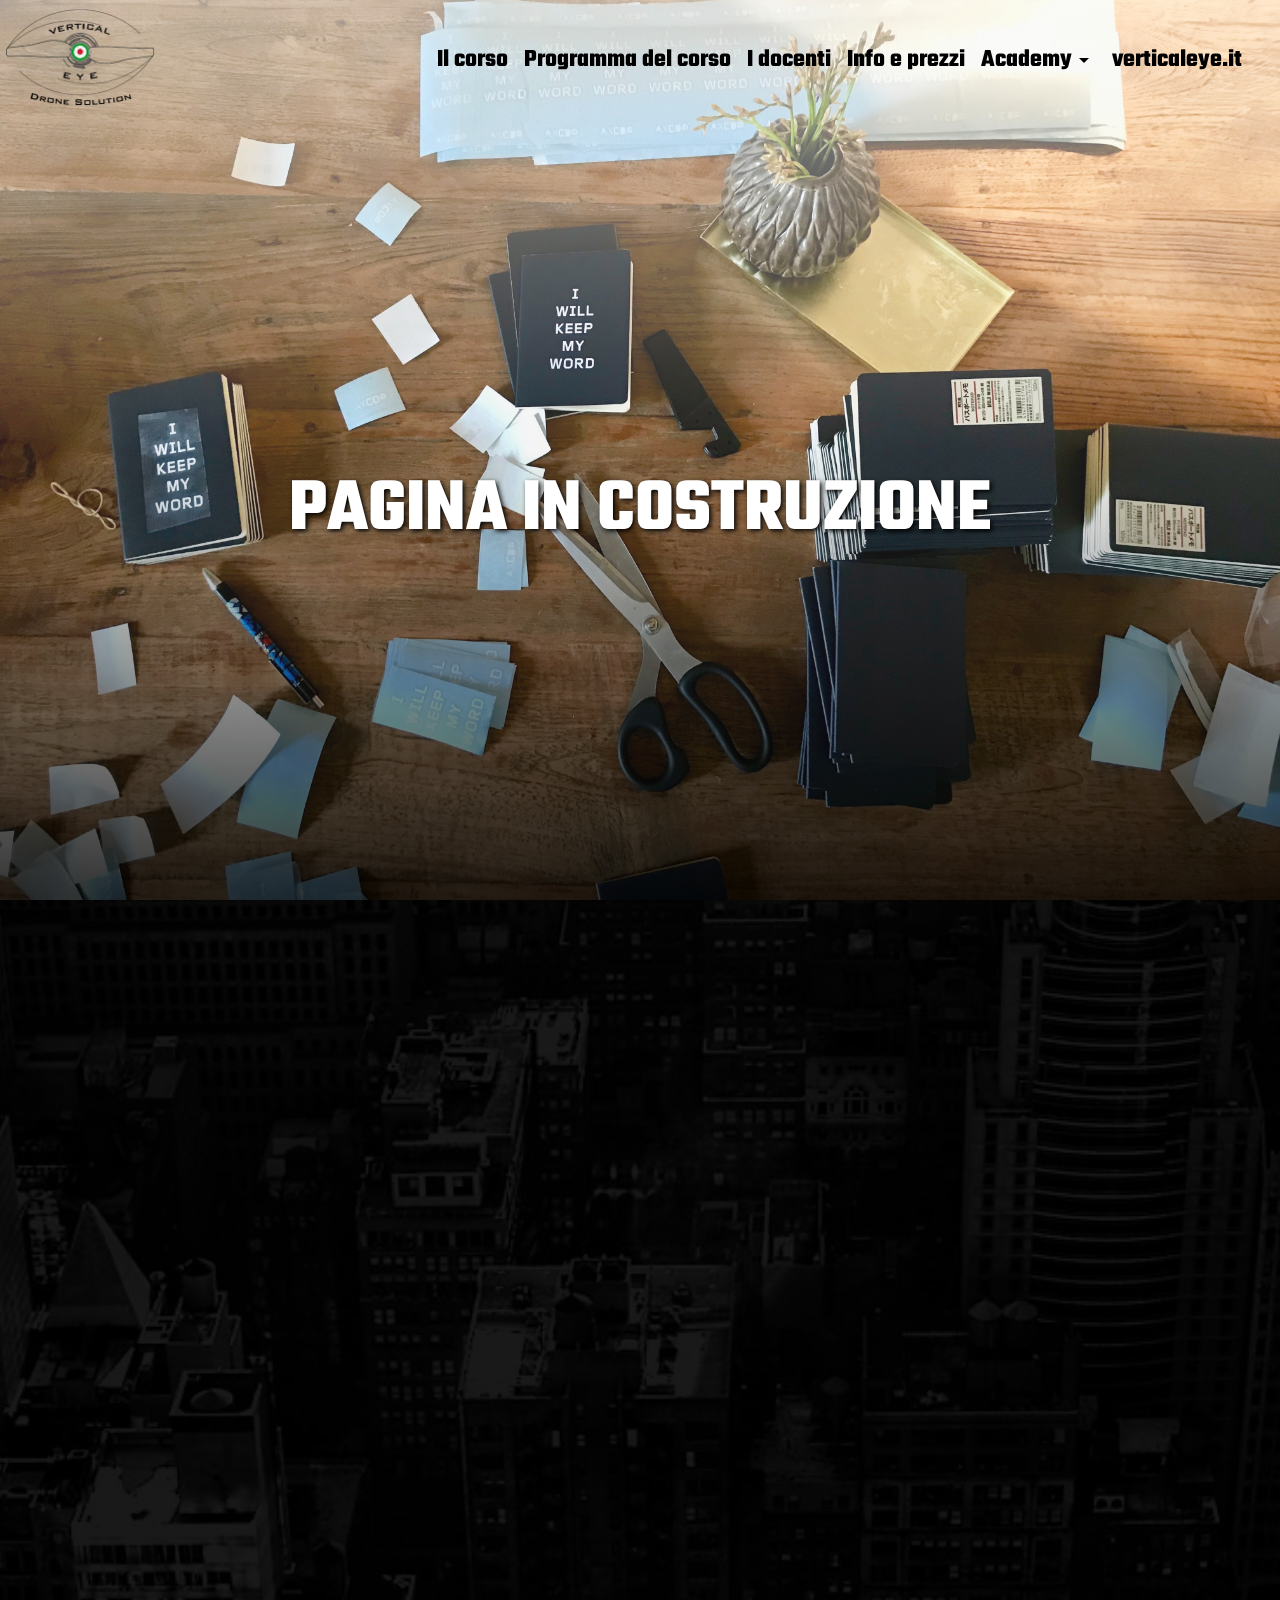
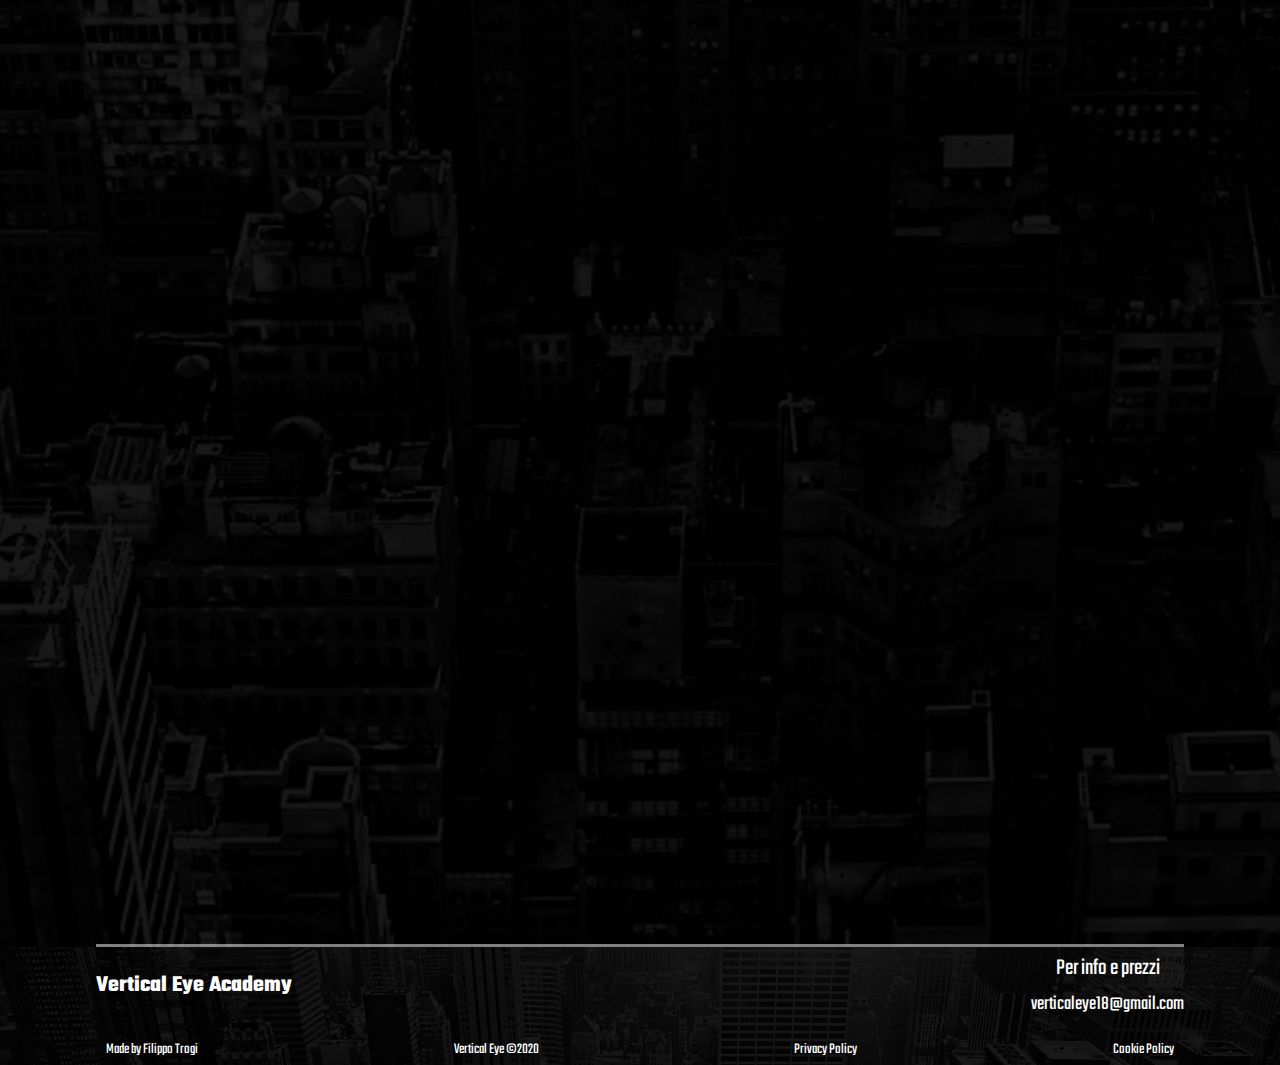
<file: on-building.html>
<!DOCTYPE html>
<html lang="it">
	<head>
		<title>Vertical Eye Academy | Pagina in costruzione</title>
	  <meta name="description" content="La pagina è in costruzione">
	  <!-- Google Tag Manager -->
		<script>(function(w,d,s,l,i){w[l]=w[l]||[];w[l].push({'gtm.start':
		new Date().getTime(),event:'gtm.js'});var f=d.getElementsByTagName(s)[0],
		j=d.createElement(s),dl=l!='dataLayer'?'&l='+l:'';j.async=true;j.src=
		'https://www.googletagmanager.com/gtm.js?id='+i+dl;f.parentNode.insertBefore(j,f);
		})(window,document,'script','dataLayer','GTM-NRDFZNS');</script>
		<!-- End Google Tag Manager -->
	  <meta property="og:title" content="Vertical Eye | Pagina in costruzione" />
	  <meta property="og:type" content="website" />
	  <meta property="og:description" 
	    content="Coming soon" />
	  <meta property="og:url" content="https://academy.verticaleye.it/on-building" />
	  <meta property="og:image" content="https://verticaleye.it/assets/images/logo-tricolore.jpg" />
	  <!--favicon START-->
	  <link rel="apple-touch-icon" sizes="180x180" href="assets/images/favicon/apple-touch-icon.png">
	  <link rel="icon" type="image/png" sizes="32x32" href="assets/images/favicon/favicon-32x32.png">
	  <link rel="icon" type="image/png" sizes="16x16" href="assets/images/favicon/favicon-16x16.png">
	  <link rel="manifest" href="assets/images/favicon/site.webmanifest">
	  <link rel="mask-icon" href="assets/images/favicon/safari-pinned-tab.svg" color="#5bbad5">
	  <link rel="shortcut icon" href="assets/images/favicon/favicon.ico">
	  <meta name="msapplication-TileColor" content="#da532c">
	  <meta name="msapplication-config" content="assets/favicon/browserconfig.xml">
	  <meta name="theme-color" content="#ffffff">
	  <!--favicon FINE-->
	  <meta charset="utf-8">
	  <link rel="stylesheet" type="text/css" href="assets/stylesheets/main.css">
	  <link rel="stylesheet" type="text/css" href="assets/stylesheets/grid-sistem.css">
	  <meta name="viewport" content="width=device-width, initial-scale=1.0"/>
	  <link href="https://fonts.googleapis.com/css2?family=Teko&display=swap" rel="stylesheet">
		<link href="https://fonts.googleapis.com/icon?family=Material+Icons" rel="stylesheet">
	  <script type="text/javascript" src="assets/javascripts/jquery.js"></script>
		</head>
	<body>
		<!-- Google Tag Manager (noscript) -->
		<noscript><iframe src="https://www.googletagmanager.com/ns.html?id=GTM-NRDFZNS"
		height="0" width="0" style="display:none;visibility:hidden"></iframe></noscript>
		<!-- End Google Tag Manager (noscript) -->
		<header id="header">
	    <div class="row container-fluid">
	      <div class="logo-container row col" id="head-logo">
	        <a href="/">
	          <img src="assets/images/logo-tricolore.png" alt= "Verticaleye_logo"/>
	        </a>
	      </div>
	      <div class="col">
	        <nav id="pc-nav">
            <ul class="nav-list">
              <li><a href="#about" class="about-link">Il corso</a></li>
              <li><a href="#programma" class="prog-link">Programma del corso</a></li>
              <li><a href="#docenti" class="docenti-link">I docenti</a></li>
              <li><a href="#contacts" class="cont-link">Info e prezzi</a></li>
              <li>
                <div class="dropbtn" id="drop">
	                <a  href="#!">Academy <span class="material-icons">arrow_drop_down</span></a>
	                <div class="dropdown-content" id="FAQ-dropdown">
	                  <a href="corso-base-fotogrammetria">Corso Base Fotogrammetria</a>
	                  <a href="corso-completo-fotogrammetria">Corso Completo Fotogrammetria</a>
	            			<a href="on-building">Corso Completo di Fotogrammetria con drone</a>
	            			<a href="on-building">Corso di Agisoft Metashape</a>
	            			<a href="on-building">Corso Base di QGIS</a>
	                </div>                
	              </div>            
              </li>
              <li><a href="https://verticaleye.it" target="blank">verticaleye.it</a></li>
            </ul>
          </nav>

          <nav id="mobile-nav">
            <div id="mySidenav" class="sidenav">
              <a href="javascript:void(0)" class="closebtn" onclick="closeNav()">&times;</a>
              <a href="#about" class="about-link">Il corso</a>
              <a href="#programma" class="prog-link">Programma del corso</a></li>
              <a href="#docenti" class="docenti-link">I docenti</a>
              <a href="#contacts" class="cont-link">Info e prezzi</a>
	            <a href="/">Academy</a>
	            <a href="corso-base-fotogrammetria">Corso Base Fotogrammetria</a>
              <a href="corso-completo-fotogrammetria">Corso Completo Fotogrammetria</a>
        			<a href="on-building">Corso Completo di Fotogrammetria con drone</a>
        			<a href="on-building">Corso di Agisoft Metashape</a>
        			<a href="on-building">Corso Base di QGIS</a>
        			<a href="https://verticaleye.it" target="blank">verticaleye.it</a>
            </div>

            <!-- Use any element to open the sidenav -->
            <a href="#!"><i onclick="openNav()"class="material-icons" id="menu">menu</i></a>  
          </nav>
	      </div>
	    </div>
	  </header>
	  <main>
	  	<section class="hero container-fluid col-flex s3 white-text" id="hero-building">
				<h1 class="up center-text">Pagina in costruzione</h1>
			</section>
			<section class="container-fluid" id="contacts">
				<div class="container-sm col-flex">
          <div class="card-border w-bg s2 center-text animation-element fade-in">
            <h2>Per info e prezzi</h2>
            <div class="typeform-widget animation-element fade-in" data-url="https://form.typeform.com/to/xooirtr8?typeform-medium=embed-snippet" style="width: 80%; height: 500px;"></div> <script> (function() { var qs,js,q,s,d=document, gi=d.getElementById, ce=d.createElement, gt=d.getElementsByTagName, id="typef_orm", b="https://embed.typeform.com/"; if(!gi.call(d,id)) { js=ce.call(d,"script"); js.id=id; js.src=b+"embed.js"; q=gt.call(d,"script")[0]; q.parentNode.insertBefore(js,q) } })() </script>
            <h2>Oppure contattare</h2>            
            <p class="caps">Vertical Eye| Drone Solutions</p>
            <br>
            <div class="phone">
              <h3 class="up">telefono</h3>
              <ul class="ul-lefted">
                <li><a href="tel:+39 3400549443" class="row"><i class="material-icons">smartphone</i>+39 3400549443 - Andrea</a></li>
                <br>
                <li><a href="tel:+39 3466388256" class="row"><i class="material-icons">smartphone</i>+39 3466388256 - Filippo</a></li>
              </ul>
            </div>
            <br>
            <div class="mail">
              <h3 class="up">mail</h3>
              <ul class="ul-lefted">
                <li><a href="mailto:verticaleye18@gmail.com" class="row"><i class="material-icons">mail</i>verticaleye18@gmail.com</a></li>
              </ul>
            </div>
            <br>
            <div>
              <h2 class="up"> seguici anche sui social</h2>
              <div class="row social" id="">
                <div class="col-4 center-text">
                </div>
                <div class="col-4 center-text row">
                  <div class="social-container facebook" id="">
                    <a href="https://www.facebook.com/verticaleye18/"><img src="assets/images/facebook.png" alt="facebook"></a>
                  </div>
                  <div class="social-container instagram" id="">
                    <a href="https://www.instagram.com/vertical_eye/?hl=it"><img src="assets/images/insta.png" alt="instagram"></a>
                  </div>
                </div>
                <div class="col-4 center-text">
                </div>
              </div>
            </div>
          </div>
        </div>
			</section>
	  </main>
	  <footer>
	  	<div class="container">
	      <div class="row s1 center-text">
	        <div class="col-md B">
	          <p>Vertical Eye Academy</p>
	        </div>         
	        <div class="col-md center-text">
	          <p>Per info e prezzi</p>
	          <p><a href="mailto:verticaleye18@gmail.com">verticaleye18@gmail.com</a></p> 
	        </div>
	      </div>
	      <div class="row center-text" id="lower">
	        <p>Made by Filippo Trogi</p>
	        <p>Vertical Eye ©2020</p>
	        <a href="https://www.iubenda.com/privacy-policy/47765479" class="iubenda-nostyle iubenda-embed" title="Privacy Policy ">Privacy Policy</a><script type="text/javascript">(function (w,d) {var loader = function () {var s = d.createElement("script"), tag = d.getElementsByTagName("script")[0]; s.src="https://cdn.iubenda.com/iubenda.js"; tag.parentNode.insertBefore(s,tag);}; if(w.addEventListener){w.addEventListener("load", loader, false);}else if(w.attachEvent){w.attachEvent("onload", loader);}else{w.onload = loader;}})(window, document);</script>
	        <a href="https://www.iubenda.com/privacy-policy/47765479/cookie-policy" class="iubenda-nostyle iubenda-embed" title="Cookie Policy ">Cookie Policy</a><script type="text/javascript">(function (w,d) {var loader = function () {var s = d.createElement("script"), tag = d.getElementsByTagName("script")[0]; s.src="https://cdn.iubenda.com/iubenda.js"; tag.parentNode.insertBefore(s,tag);}; if(w.addEventListener){w.addEventListener("load", loader, false);}else if(w.attachEvent){w.attachEvent("onload", loader);}else{w.onload = loader;}})(window, document);</script>
	      </div>
	    </div>
	  </footer>
		<script type="text/javascript" src="assets/javascripts/javascript.js"></script>
	</body>
</html>
</file>
<file: assets/stylesheets/main.css>
/**********TIPOGRAFIA************/

.center-text{
  text-align: center;
}

.justified{
  text-align: justify;
}

.B {
  font-weight: bold;
}

.up{
  text-transform: uppercase;
}

.caps{
  text-transform: capitalize;
}

.underline{
  text-decoration: underline; 
}

.white-text{
  color: white;
}

.o-text{
  color: orange;
}

.text-shadow{
  text-shadow: 2px 2px 5px #000000;
}

.text-shadow-1{
  text-shadow: 2px 2px 5px #fff;
}

.text-shadow-2{
  text-shadow: 2px 2px 5px #00acaa;
}

.text-shadow-3{
  text-shadow: 2px 2px 5px #ffde59;
}

.text-shadow-4{
  text-shadow: 2px 2px 5px #ffde59;
}

.text-shadow-5{
  text-shadow: 2px 2px 5px #ffde59;
}

.italic{
  font-style: italic;
}

.right-text{
  text-align: right;
}

.s0{
  font-size: 1.5rem;
}

.s1{
  font-size: 2.3rem;
}

.s2{
  font-size: 2.8rem;
}

.s3{
  font-size: 3.8rem;
}

.s4{
  font-size: 4.3rem;
}

/*********** GENERAL ***********/
::-webkit-scrollbar{
  width: 5px;
  height: 8px;
  background-color: #aaa;
}

::-webkit-scrollbar-thumb {
    background: #000; 
}


* {
  box-sizing: border-box;
  
}

html {
  font-size: 62.5%;
  scroll-behavior: smooth;
}

body{
  margin: 0px;
  font-family: 'Teko', sans-serif;
}

a {
  text-decoration: none;
  font-size: 1rem;
  color: #000;
}

main {
  min-height: calc(100vh - 90px);
  transition: margin-left .5s;
  padding-bottom: 30px;
  background: linear-gradient( rgba(0, 0, 0, .9), rgba(0, 0, 0, .9)),
              url(../images/sfondo3.png) no-repeat top  / cover;
}

img {
  max-width: 100%;
}

ul{
  padding-left: 0;
  list-style-position: inside;
}

main section:not(:first-child){
  padding-top: 100px;
}

h1{
  text-shadow: 2px 2px 5px #000000;
}


/*********** HEADER ***********/

header {
  transition: .5s;
  background: transparent; 
  text-align: center;
  top: 0;
  width: 100%;
  z-index: 100;
  position: fixed;
  height: 120px;
  display: flex;
  flex-direction: row;
  justify-content: space-around;
  align-items: center;
  padding: 0 5px;
}

#head-logo {
  max-width: 150px;
}

/*********** NAVBAR ***********/
nav {
  margin: 0 25px;
}
nav a {
  padding: 2px 3px 2px 3px;
  margin: 0 5px;
  font-size: 2.5rem;
  color: #000000;
  font-weight: bold;
}

nav ul{
  list-style-type: none;
}

nav li a {
  transition: background .3s;

}

nav li a:hover, nav a.active {
  background: #000000;
  border-radius: 3px;
  color: white !important;
}

#drop a {
  display: flex !important;
  flex-direction: row;
  align-items: center;
}

.nav-list{
  display: flex;
  flex-direction: row;
  justify-content: space-around;
  align-items: center;
  align-content: flex-end;
}


/* The container <div> - needed to position the dropdown content */
#pc-nav .dropdown {
  position: relative;
  display: inline-block;
}

/* Dropdown Content (Hidden by Default) */
#pc-nav .dropdown-content {
  display: none;
  position: absolute;
  right: 0px;
  background-color: rgb(255, 255, 255);
  min-width: 160px;
  box-shadow: 0px 8px 16px 0px rgba(255, 255, 255, 0.2);
  z-index: 10;
 }


/* Links inside the dropdown */
#pc-nav .dropdown-content a {
  color: black;
  padding: 12px 16px;
  display: block;
}

/* Change color of dropdown links on hover */
#pc-nav .dropdown-content a:hover {
  color: rgb(255, 255, 255);
}

/* Show the dropdown menu on hover */
#pc-nav .dropdown:hover .dropdown-content {
  display: block;
  transform: translateX(-25%);
}


/* The side navigation menu */
.sidenav {
  height: 100%; /* 100% Full-height */
  width: 0; /* 0 width - change this with JavaScript */
  position: fixed; /* Stay in place */
  z-index: 1; /* Stay on top */
  top: 0; /* Stay at the top */
  right: 0;
  background-color: rgb(255, 255, 255); /* Black*/
  overflow-x: hidden; /* Disable horizontal scroll */
  padding-top: 90px; /* Place content 60px from the top */
  transition: 0.5s; /* 0.5 second transition effect to slide in the sidenav */
  box-shadow: -3px 0 0 rgba(255, 255, 255, .3); 
}

/* The navigation menu links */
.sidenav a:not(:first-child) {
  padding: 8px 32px 8px 8px;
  display: block;
  transition: 0.3s;
}

.sidenav .active{
  background: #000000;
  border-radius: 3px;
  color: white;
}

/* Position and style the close button (top right corner) */
.sidenav .closebtn {
  position: absolute;
  top: 0;
  left: 15px;
  font-size: 36px;
  margin-right: 50px;
}

/********************FOOTER*******************/

footer{
  color: #ffffff;
  background: linear-gradient( rgba(0, 0, 0, .9), rgba(0, 0, 0, .9)),
              url(../images/sfondo3.png) no-repeat top  / cover; 
}

footer a{
  display: flex;
  justify-content: center;
  align-items: center;
  font-size: 2rem;
  margin: 5px 0;
  color: #ffffff;
}

footer a:hover{
  background: #000000;
  border-radius: 3px;
  color: white;
}

footer .material-icons {
  font-size: 2rem;
  padding-right: 4px;
}


footer h5, h6, p{
margin: 5px 0;
}

#lower {
  margin: 10px 10px 0 10px;
  color: #ffffff;
}

#lower a, #lower p{
  color: #ffffff;
  font-size: 1.5rem;
}


footer .container{
  box-shadow: 0 -3px 0 rgba(255, 255, 255, .5);
}

 /************MAIN**************/
.card-border{
  box-shadow: 3px 3px 5px 5px rgba(255, 255, 255, .3);
  border-radius: 5px;
}

.widescreen-post-hero{
 min-height: calc(100vh - 440px);
 display: flex;
 flex-direction: column;
 justify-content: center;
}

.animation-element{
  opacity: 0;
  position: relative;
}

/*animation element sliding left*/

.animation-element.fade-from-left {
  opacity: 0;
  -moz-transition: all 1s linear;
  -webkit-transition: all 1s linear;
  -o-transition: all 1s linear;
  transition: all 1s linear;
  -moz-transform: translate3d(-100px, 0px, 0px);
  -webkit-transform: translate3d(-100px, 0px, 0px);
  -o-transform: translate(-100px, 0px);
  -ms-transform: translate(-100px, 0px);
  transform: translate3d(-100px, 0px, 0px);
}

.animation-element.fade-from-left.in-view {
  opacity: 1;
  -moz-transform: translate3d(0px, 0px, 0px);
  -webkit-transform: translate3d(0px, 0px, 0px);
  -o-transform: translate(0px, 0px);
  -ms-transform: translate(0px, 0px);
  transform: translate3d(0px, 0px, 0px);
}


.animation-element.fade-from-bottom {
  opacity: 0;
  -moz-transition: all 1s linear;
  -webkit-transition: all 1s linear;
  -o-transition: all 1s linear;
  transition: all 1s linear;
  -moz-transform: translate3d(0px, 50px, 0px);
  -webkit-transform: translate3d(0px, 50px, 0px);
  -o-transform: translate(0px, 50px);
  -ms-transform: translate(0px, 50px);
  transform: translate3d(0px, 50px, 0px);
}

.animation-element.fade-from-bottom.in-view {
  opacity: 1;
  -moz-transform: translate3d(0px, 0px, 0px);
  -webkit-transform: translate3d(0px, 0px, 0px);
  -o-transform: translate(0px, 0px);
  -ms-transform: translate(0px, 0px);
  transform: translate3d(0px, 0px, 0px);
}

.animation-element.fade-from-top {
  opacity: 0;
  -moz-transition: all 1.5s linear;
  -webkit-transition: all 1.5s linear;
  -o-transition: all 1.5s linear;
  transition: all 1.5s linear;
  -moz-transform: translate3d(0px, -100px, 0px);
  -webkit-transform: translate3d(0px, -100px, 0px);
  -o-transform: translate(0px, -100px);
  -ms-transform: translate(0px, -100px);
  transform: translate3d(0px, -100px, 0px);
}

.animation-element.fade-from-top.in-view {
  opacity: 1;
  -moz-transform: translate3d(0px, 0px, 0px);
  -webkit-transform: translate3d(0px, 0px, 0px);
  -o-transform: translate(0px, 0px);
  -ms-transform: translate(0px, 0px);
  transform: translate3d(0px, 0px, 0px);
}

.animation-element.fade-in.in-view{
  opacity: 1;
  transition: 3s;
}

.animation-element.no-fade.in-view{
  opacity: 1;
}

.hero{
  height: calc(100vh);
  transition: .5s;
  padding-top: 120px;
  margin-top: 0;
  
}

.invisible{
  display: none;
  opacity: 0;
}

.hero-reducted{
  height: auto;
  min-height: 50vh;
}

.icon-container{
  width: 20%;
  position: absolute;
}

.images-md{
  max-width: 50%;
  max-height: 100%;
}
.images-lg{
  max-width: 75%;
  max-height: 100%;
}

.images-sm{
  max-width: 33.3333333%;
  max-height: 100%;
}

.images-xs{
  width: 25%;
  max-height: 100%;
}

.col-flex{
  display: flex;
  flex-direction: column;
  align-items: center;
  justify-content: center;
}

.side-padded-10{
  padding: 0 10px;
}

.widescreen{
  min-height: calc(100vh - 90px);
}

.max-widescreen{
  height: 100vh;
  padding-top: 90px;
}

.half-screen{
  height: calc(100vh /2);
}


.pill{
  background-color: rgba(0, 172, 170, .5);
  width: 90%;
  margin: auto;
  padding: 60px 100px;
  border-radius: 70% 70% 70% 70%;
}

.card{
  display: flex;
  flex-direction: column;
  padding: 2px;
  align-items: center;
  flex-wrap: wrap;
}

.accordion {
  background-color: rgba(255, 255, 255, .7);
  color: #000;
  cursor: pointer;
  text-align: center;
  width: 100%;
  border: none;
  outline: none;
  transition: 0.4s;
  height: 52px;
  padding: 0 10px;
  display: flex;
  flex-direction: row;
  justify-content: space-between;
  align-items: center;
}

.accordion.active, .accordion:hover  {
  background-color: rgba(254, 165, 0, .9);
  color: white;
}

.accordion:after {
  content: '\002B';
  color: #000;
  font-weight: bold;
  float: right;
  margin-left: 5px;
}

.accordion:hover:after{
  color: white;
}

.accordion.active:after {
  content: "\2212";
  color: white;
}

.panel {
  padding: 0 18px;
  background-color: rgba(255, 255, 255, .9);
  display: none;
  overflow: hidden;
}

.panel p{
  padding: 4px;

}


.card .item{
  width: 100%;
}

.card-container .img-container{
  margin: auto;
  text-align: center;
}

.caption{
  text-align: justify;
}

.row.top-aligned{
  align-items: flex-start;
}

.inverted{
  display: flex;
  flex-direction: row-reverse;
  flex-wrap: wrap;
  justify-content: space-between;
  align-items: center;
}

/**** CONTATTI****/
#contacts .card-border{
  padding: 0 25px 30px 25px;
  background: rgba(255, 255, 255, .9);
  width: 70%;
}


#contacts ul li{
  display: block;
  list-style-type: none;
  display: flex;
  flex-direction: row;
  align-items: center;
  justify-content: center;
}

.contacts i{
  margin-right: 10px;
}

.contacts i{
  color: #939993;
}


.mail li:hover i{
  color: #ffffff;
  background: red;
  border-radius: 3px;
}

.phone li:hover i{
  color: #00ff11;
  background: #ccede7;
  border-radius: 3px;
}

#contacts a {
  font-size: 2rem;
}

.social-container{
  width: 25px;
  height: 25px;
  border-radius: 3px;
  background-color: #bababa;
  margin: 0 5px;
}

.social, .social .row{
  justify-content: center;
}

.facebook:hover{
background-color: #0072d6;
}

.instagram:hover{
background: linear-gradient(#7a34eb, #f018ba, #ffbc36); 
}

.typeform-widget{
  margin: auto;
}

/************HOME**************/
#hero-home{
  background: linear-gradient( rgba(255, 255, 255, .6), rgba(0, 0, 0, .1), rgba(0, 0, 0, .8)),
              url(../images/banco.png) no-repeat fixed bottom / cover;
}

.corso{
  padding-top: 100%;
  position: relative;
}

.corso .container-fluid{
  display: flex;
  flex-direction: column;
  align-items: center;
  justify-content: center;
  color: white;
  position: absolute;
  width: 100%;
  top: 0;
  height: 100%;
  text-align: center;
}

.corsi .col-md-2:nth-child(1){
  background: linear-gradient(rgba(0, 0, 0, .3), rgba(0, 0, 0, .5), rgba(0, 0, 0, .3)),
              url(../images/zephyr2.jpg) no-repeat center / cover;
}

.corsi .col-md-2:nth-child(2){
  background: linear-gradient(rgba(0, 0, 0, .3), rgba(0, 0, 0, .5), rgba(0, 0, 0, .3)),
              url(../images/zephyr.jpg) no-repeat center / cover;
}

.corsi .col-md-2:nth-child(3){
  background: linear-gradient(rgba(0, 0, 0, .3), rgba(0, 0, 0, .8), rgba(0, 0, 0, .3)),
              url(../images/DEM.PNG) no-repeat  center / cover;
}

.corsi .col-md-2:nth-child(4){
  background: linear-gradient(135deg, rgba(48, 211, 102, 1), rgba(77, 150, 218, 1));
}

.corsi .col-md-2:nth-child(5){
  background: linear-gradient(rgba(0, 0, 0, .3), rgba(0, 0, 0, .5), rgba(0, 0, 0, .3)),
              url(../images/QGIS.jpeg) no-repeat  center / cover;
}

.corsi .col-md-2:nth-child(4) .container-fluid{
  background: linear-gradient(rgba(0, 0, 0, .3), rgba(0, 0, 0, .5), rgba(0, 0, 0, .3));
}


/************FOTOGRAMMETRIA**************/
#hero-fotog2{
  background: linear-gradient( rgba(255, 255, 255, .6), rgba(255, 255, 255, .1), rgba(0, 0, 0, .8)),
              url(../images/zephyr.jpg) no-repeat fixed center / cover;
}

#hero-fotog{
  background: linear-gradient( rgba(255, 255, 255, .6), rgba(255, 255, 255, .1), rgba(0, 0, 0, .8)),
              url(../images/zephyr3.jpg) no-repeat fixed center / cover;
}

/************FOTOGRAMMETRIA DRONE**************/
#hero-fotog3{
  background: linear-gradient( rgba(255, 255, 255, .6), rgba(255, 255, 255, .1), rgba(0, 0, 0, .8)),
              url(../images/DEM.PNG) no-repeat fixed center / cover;
}


/**** The flip card container - set the width and height to whatever you want. We have added the border property to demonstrate that the flip itself goes out of the box on hover (remove perspective if you don't want the 3D effect ****/
.flip-card {
  background-color: transparent;
  max-width: 350px;
  height: 450px;
  border-radius: 3%;
  perspective: 1000px; 
  margin: 10px auto;
}

/**** This container is needed to position the front and back side ****/
.flip-card-inner {
  position: relative;
  width: 100%;
  height: 100%;
  text-align: center;
  transition: transform 0.8s;
  transform-style: preserve-3d;
  display: flex;
  flex-direction: column;
  align-items: center;
  background: #000000;
  }

/**** Do an horizontal flip when you move the mouse over the flip box container ****/
.flip-card:hover .flip-card-inner {
  transform: rotateY(180deg);
  box-shadow: none;
}

/**** Position the front and back side ****/
.flip-card-front, .flip-card-back {
  position: absolute;
  max-width: 350px;
  height: 400px;
  backface-visibility: hidden;
}

/**** Style the front side (fallback if image is missing) ****/
.flip-card-front {
  background-color: #000000;
  color: #ffffff;
  border-radius: 3%;
  display: flex;
  flex-direction: column;
  align-items: center;
  justify-content: center;
}

/**** Style the back side ****/
.flip-card-back {
  background-color: #000000;
  transform: rotateY(180deg);
  color: #ffffff;
 }  

.flip-card-front img{
  height: 260px;
  width: auto;
  max-width: 360px;
}

.flip-card-front div{
  width:260px;
  height:260px;
  border-radius: 100%;
  margin: 10px auto;
  overflow: hidden;
}

.flip-card li{
  padding: 0 5px;
  list-style-type: none;
  text-align: justify;
}

/************onbuilding**************/
#hero-building{
  background: linear-gradient( rgba(255, 255, 255, .6), rgba(255, 255, 255, .1), rgba(0, 0, 0, .8)),
              url(../images/building.jpg) no-repeat fixed center / cover;
}


@media screen and (min-width: 992px) {

/*********** NAVBAR ***********/
  #mobile-nav{
    display: none;
  }

}

@media screen and (max-width: 991px) {


/************ NAVBAR **********/
  #pc-nav{
    display: none;
  }

  
}

  @media only screen and (min-width: 771px){



}

@media only screen and (max-width: 770px) {


}

@media only screen and (max-width: 575px) {
  #contacts .card-border{
    width: 100%;
  }
  .typeform-widget{
    height: 300px;
  }
}

@media only screen and (min-width: 576px){

}

@media screen and (max-height: 450px) {

}

@media only screen and (max-width: 350px) {

}
</file>
<file: assets/stylesheets/grid-sistem.css>
/********CONTAINER************/

.container-fluid {
  width: 100%;
}
.container-xl{
  width: 100%;
  max-width: 1140px;
  margin: 0 auto;
}
.container-lg{
  margin: 0 auto;
}
.container-md{
  margin: 0 auto;
}
.container-sm{
  margin: 0 auto;
}
.container{
  margin: 0 auto;
}

/********GRID************/

.row {
  display: flex;
  flex-direction: row;
  flex-wrap: wrap;
  justify-content: space-between;
  align-items: center;
}

/********COLUMNS_GEN************/

.col {
  flex: 0 1 auto;
}
.col-1 {
  flex: 0 1 8.33333333333333%;
}
.col-2 {
  flex: 0 1 16.666666666666%;
}
.col-3 {
  flex: 0 1 25%;
}
.col-4 {
  flex: 0 1 33.333333333333333%;
}
.col-5 {
  flex: 0 1 41.66666666666666%;
}
.col-6 {
  flex: 0 1 50%;
}
.col-7 {
  flex: 0 1 58.3333333333333333%;
}
.col-8 {
  flex: 0 1 66.66666666666666%;
}
.col-9 {
  flex: 0 1 75%;
}
.col-10 {
  flex: 0 1 83.333333333333333%;
}
.col-11 {
  flex: 0 1 91.66666666666666%;
}
.col-12 {
  flex: 0 1 100%;
}

/********COLUMNS_SM************/

.col-sm {
  flex: 0 1 auto;
}
.col-sm-1 {
  flex: 0 1 8.33333333333333%;
}
.col-sm-2 {
  flex: 0 1 16.666666666666%;
}
.col-sm-3 {
  flex: 0 1 25%;
}
.col-sm-4 {
  flex: 0 1 33.333333333333333%;
}
.col-sm-5 {
  flex: 0 1 41.66666666666666%;
}
.col-sm-6 {
  flex: 0 1 50%;
}
.col-sm-7 {
  flex: 0 1 58.3333333333333333%;
}
.col-sm-8 {
  flex: 0 1 66.66666666666666%;
}
.col-sm-9 {
  flex: 0 1 75%;
}
.col-sm-10 {
  flex: 0 1 83.333333333333333%;
}
.col-sm-11 {
  flex: 0 1 91.66666666666666%;
}
.col-sm-12 {
  flex: 0 1 100%;
}

/********COLUMNS_MD************/

.col-md {
  flex: 0 1 auto;
}
.col-md-1 {
  flex: 0 1 8.33333333333333%;
}
.col-md-2 {
  flex: 0 1 16.666666666666%;
}
.col-md-3 {
  flex: 0 1 25%;
}
.col-md-4 {
  flex: 0 1 33.333333333333333%;
}
.col-md-5 {
  flex: 0 1 41.66666666666666%;
}
.col-md-6 {
  flex: 0 1 50%;
}
.col-md-7 {
  flex: 0 1 58.3333333333333333%;
}
.col-md-8 {
  flex: 0 1 66.66666666666666%;
}
.col-md-9 {
  flex: 0 1 75%;
}
.col-md-10 {
  flex: 0 1 83.333333333333333%;
}
.col-md-11 {
  flex: 0 1 91.66666666666666%;
}
.col-md-12 {
  flex: 0 1 100%;
}

/********COLUMNS_LG************/

.col-lg {
  flex: 0 1 auto;
}
.col-lg-1 {
  flex: 0 1 8.33333333333333%;
}
.col-lg-2 {
  flex: 0 1 16.666666666666%;
}
.col-lg-3 {
  flex: 0 1 25%;
}
.col-lg-4 {
  flex: 0 1 33.333333333333333%;
}
.col-lg-5 {
  flex: 0 1 41.66666666666666%;
}
.col-lg-6 {
  flex: 0 1 50%;
}
.col-lg-7 {
  flex: 0 1 58.3333333333333333%;
}
.col-lg-8 {
  flex: 0 1 66.66666666666666%;
}
.col-lg-9 {
  flex: 0 1 75%;
}
.col-lg-10 {
  flex: 0 1 83.333333333333333%;
}
.col-lg-11 {
  flex: 0 1 91.66666666666666%;
}
.col-lg-12 {
  flex: 0 1 100%;
}
/********COLUMNS_XL************/

.col-xl {
  flex: 0 1 auto;
}
.col-xl-1 {
  flex: 0 1 8.33333333333333%;
}
.col-xl-2 {
  flex: 0 1 16.666666666666%;
}
.col-xl-3 {
  flex: 0 1 25%;
}
.col-xl-4 {
  flex: 0 1 33.333333333333333%;
}
.col-xl-5 {
  flex: 0 1 41.66666666666666%;
}
.col-xl-6 {
  flex: 0 1 50%;
}
.col-xl-7 {
  flex: 0 1 58.3333333333333333%;
}
.col-xl-8 {
  flex: 0 1 66.66666666666666%;
}
.col-xl-9 {
  flex: 0 1 75%;
}
.col-xl-10 {
  flex: 0 1 83.333333333333333%;
}
.col-xl-11 {
  flex: 0 1 91.66666666666666%;
}
.col-xl-12 {
  flex: 0 1 100%;
}


/*********** MEDIAQUERIES ***********/

@media only screen and (min-width: 1200px) {
  .container {
    width: 85%;
  }
  .container-sm{
    width: 85%;
  }
  .container-md{
    width: 85%;
  }
  .container-lg{
    width: 85%;
  }
}


@media screen and (max-width: 1200px){

  /*********** CONTAINER ***********/
  .container-lg {
    width: 90%;
  }
  .container-md {
    width: 90%;
  }
  .container {
    width: 90%;
  }
  .container-sm {
    width: 90%;
  }


/*********** COLUMNS-XL ***********/

  .col-xl {
    flex: 0 1 100%;
    padding: 10px 0;
  }
  .col-xl-1 {
    flex: 0 1 100%;
    padding: 10px 0;
  }
  .col-xl-2 {
    flex: 0 1 100%;
    padding: 10px 0;
  }
  .col-xl-3 {
    flex: 0 1 100%;
    padding: 10px 0;
  }
  .col-xl-4 {
    flex: 0 1 100%;
    padding: 10px 0;
  }
  .col-xl-5 {
    flex: 0 1 100%;
    padding: 10px 0;
  }
  .col-xl-6 {
    flex: 0 1 50%;
    padding: 10px 0;
  }
  .col-xl-7 {
    flex: 0 1 100%;
    padding: 10px 0;
  }
  .col-xl-8 {
    flex: 0 1 100%;
    padding: 10px 0;
  }
  .col-xl-9 {
    flex: 0 1 100%;
    padding: 10px 0;
  }
  .col-xl-10 {
    flex: 0 1 100%;
    padding: 10px 0;
  }
  .col-xl-11 {
    flex: 0 1 100%;
    padding: 10px 0;
  }
  .col-xl-12 {
    flex: 0 1 100%;
    padding: 10px 0;
  }


}

@media screen and (min-width: 992px) {




}

@media screen and (max-width: 991px) {
  
/*********** CONTAINER ***********/
  .container-lg {
    width: 100%;
  }

  .container{
    width: 90%;
  }

  .container-sm{
    width: 90%;
  }

  .container-md {
    width: 90%;
  }

  

/********COLUMNS_LG************/

  .col-lg {
    flex: 0 1 100%;
    padding: 10px 0;
  }
  .col-lg-1 {
    flex: 0 1 100%;
    padding: 10px 0;
  }
  .col-lg-2 {
    flex: 0 1 100%;
    padding: 10px 0;
  }
  .col-lg-3 {
    flex: 0 1 25%;
    padding: 10px 0;
  }
  .col-lg-4 {
    flex: 0 1 100%;
    padding: 10px 0;
  }
  .col-lg-5 {
    flex: 0 1 100%;
    padding: 10px 0;
  }
  .col-lg-6 {
    flex: 0 1 100%;
    padding: 10px 0;
  }
  .col-lg-7 {
    flex: 0 1 100%;
    padding: 10px 0;
  }
  .col-lg-8 {
    flex: 0 1 100%;
    padding: 10px 0;
  }
  .col-lg-9 {
    flex: 0 1 100%;
    padding: 10px 0;
  }
  .col-lg-10 {
    flex: 0 1 100%;
    padding: 10px 0;
  }
  .col-lg-11 {
    flex: 0 1 100%;
    padding: 10px 0;
  }
  .col-lg-12 {
    flex: 0 1 100%;
    padding: 10px 0;
  }



}

@media only screen and (min-width: 768px){


}


@media only screen and (max-width: 767px) {

/********CONTAINER************/

  .container-md {
    width: 100%;
  }
  .container {
    width: 90%;
  }
  .container-sm {
    width: 90%;
  }
  
  
/********COLUMNS_MD************/

  .col-md {
    flex: 0 1 100%;
    padding: 10px 0;
  }
  .col-md-1 {
    flex: 0 1 100%;
    padding: 10px 0;
  }
  .col-md-2 {
    flex: 0 1 100%;
    padding: 10px 0;
  }
  .col-md-3 {
    flex: 0 1 100%;
    padding: 10px 0;
  }
  .col-md-4 {
    flex: 0 1 100%;
    padding: 10px 0;
  }
  .col-md-5 {
    flex: 0 1 100%;
    padding: 10px 0;
  }
  .col-md-6 {
    flex: 0 1 100%;
    padding: 10px 0;
  }
  .col-md-7 {
    flex: 0 1 100%;
    padding: 10px 0;
  }
  .col-md-8 {
    flex: 0 1 100%;
    padding: 10px 0;
  }
  .col-md-9 {
    flex: 0 1 100%;
    padding: 10px 0;
  }
  .col-md-10 {
    flex: 0 1 100%;
    padding: 10px 0;
  }
  .col-md-11 {
    flex: 0 1 100%;
    padding: 10px 0;
  }
  .col-md-12 {
    flex: 0 1 100%;
    padding: 10px 0;
  }

  

}


@media only screen and (max-width: 575px) {

/*********** COLUMNS-SM ***********/

  .container {
    width: 100%;
    padding: 0 10px;
  }
  .container-sm {
    width: 100%;
    padding: 0 10px;
  }
  .col-sm {
    flex: 0 1 100%;
    padding: 0 10px;
  }
  .col-sm-1 {
    flex: 0 1 100%;
    padding: 0 10px;
  }
  .col-sm-2 {
    flex: 0 1 100%;
    padding: 0 10px;
  }
  .col-sm-3 {
    flex: 0 1 100%;
    padding: 0 10px;
  }
  .col-sm-4 {
    flex: 0 1 100%;
    padding: 0 10px;
  }
  .col-sm-5 {
    flex: 0 1 100%;
    padding: 0 10px;
  }
  .col-sm-6 {
    flex: 0 1 100%;
    padding: 0 10px;
  }
  .col-sm-7 {
    flex: 0 1 100%;
    padding: 0 10px;
  }
  .col-sm-8 {
    flex: 0 1 100%;
    padding: 0 10px;
  }
  .col-sm-9 {
    flex: 0 1 100%;
    padding: 0 10px;
  }
  .col-sm-10 {
    flex: 0 1 100%;
    padding: 0 10px;
  }
  .col-sm-11 {
    flex: 0 1 100%;
    padding: 0 10px;
  }
  .col-sm-12 {
    flex: 0 1 100%;
    padding: 0 10px;
  }

}

@media only screen and (min-width: 576px){

}
</file>
